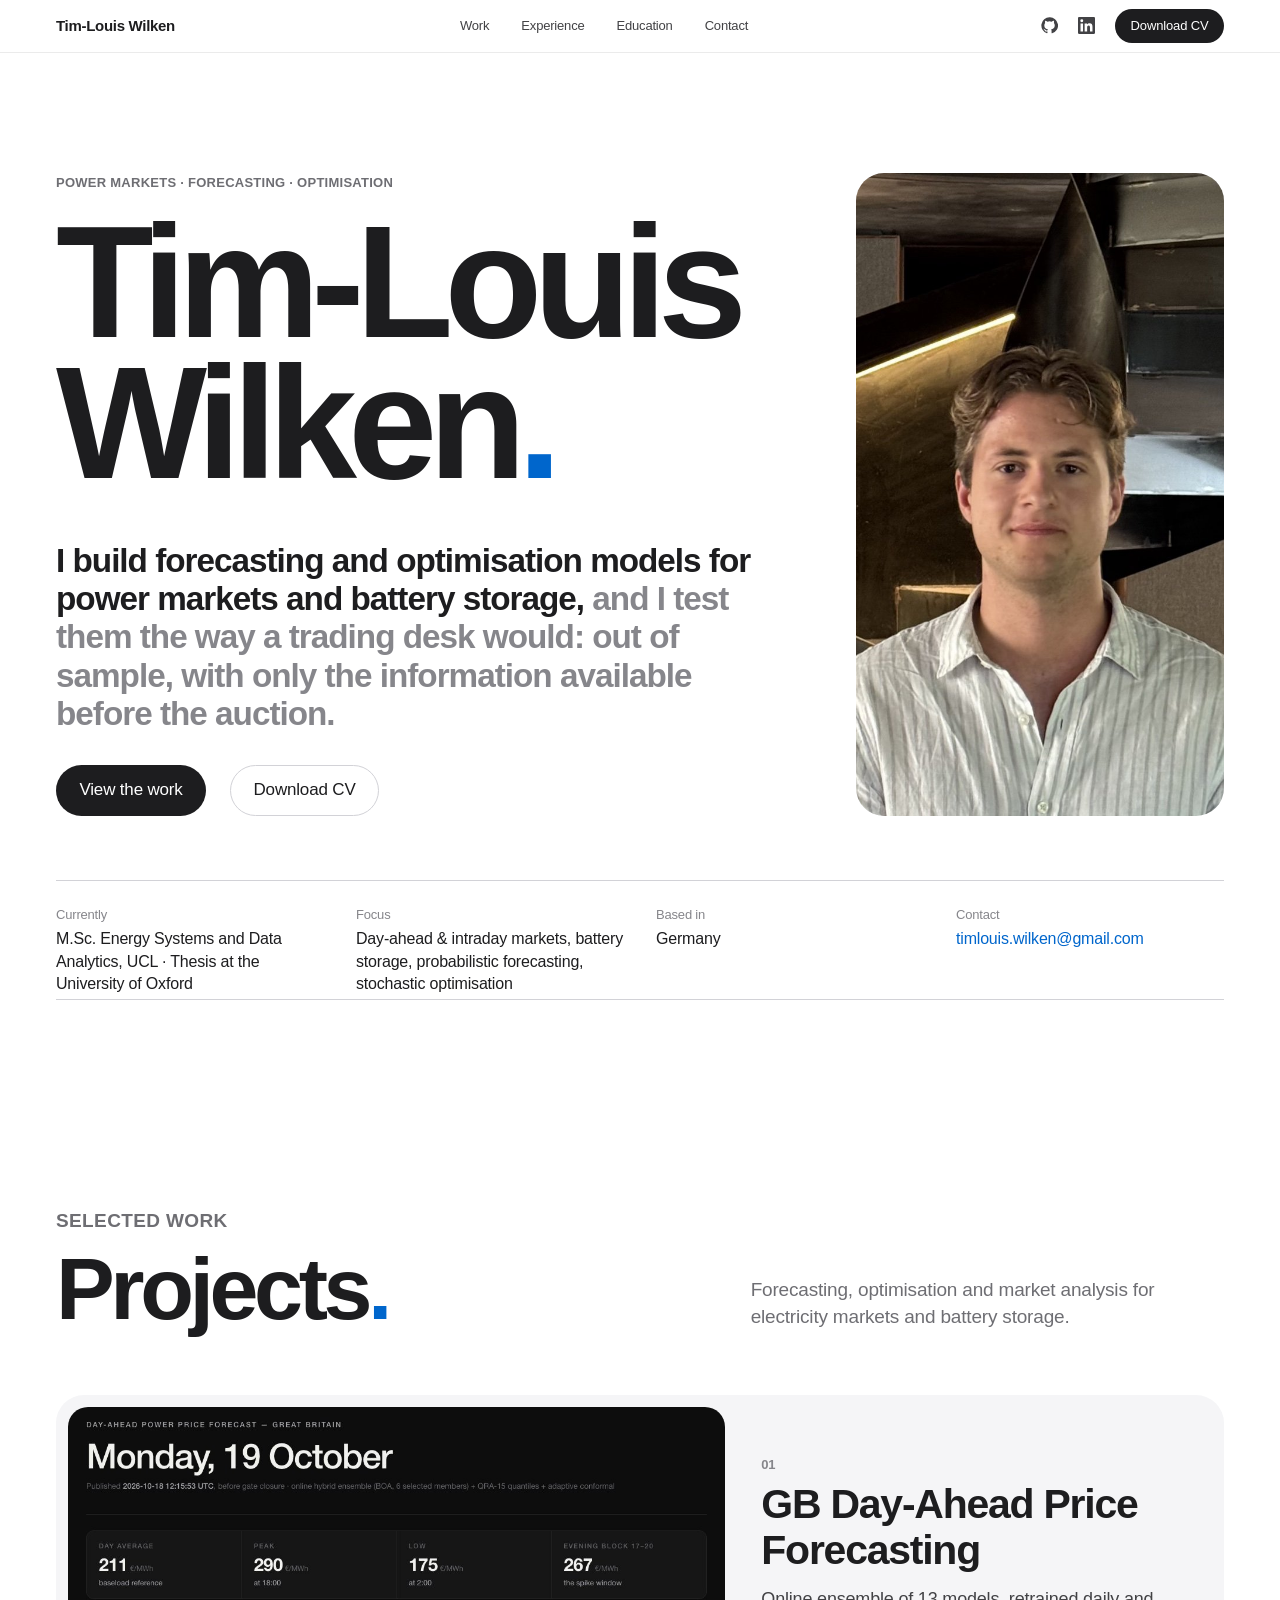
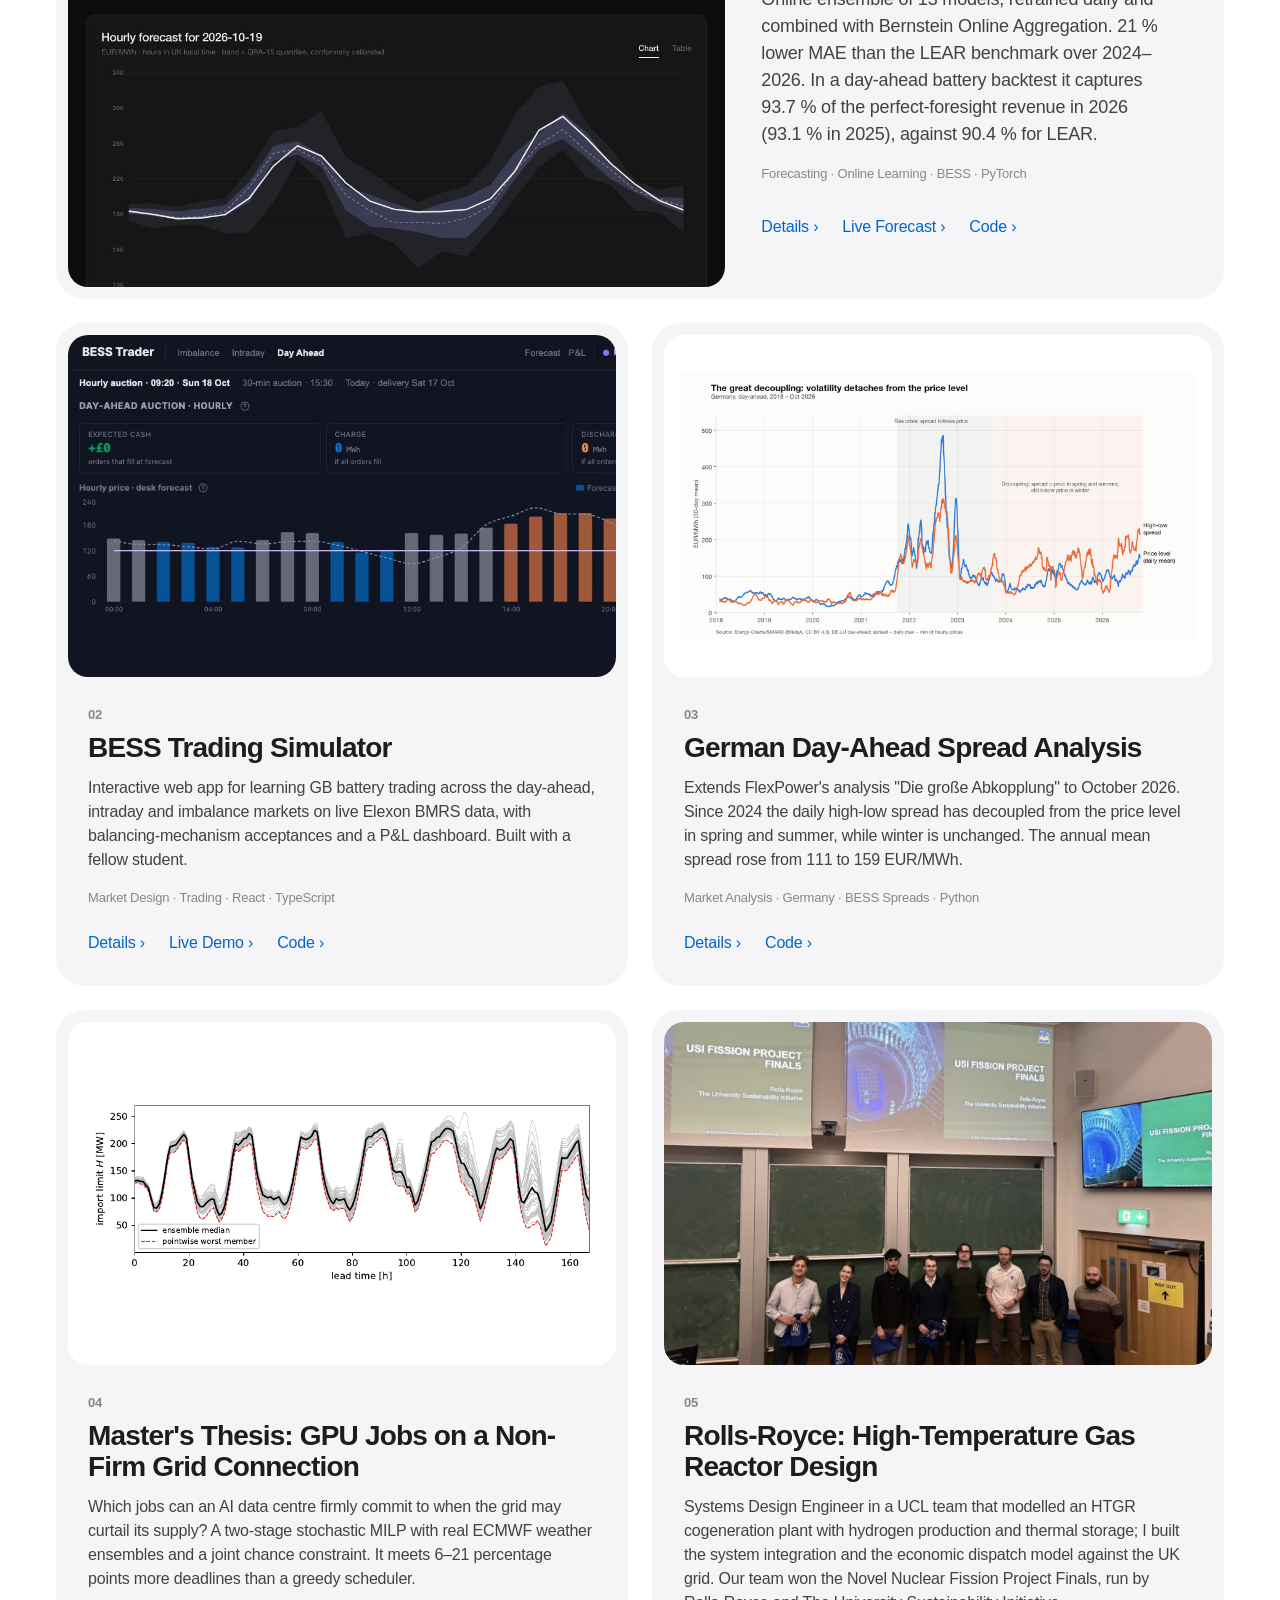
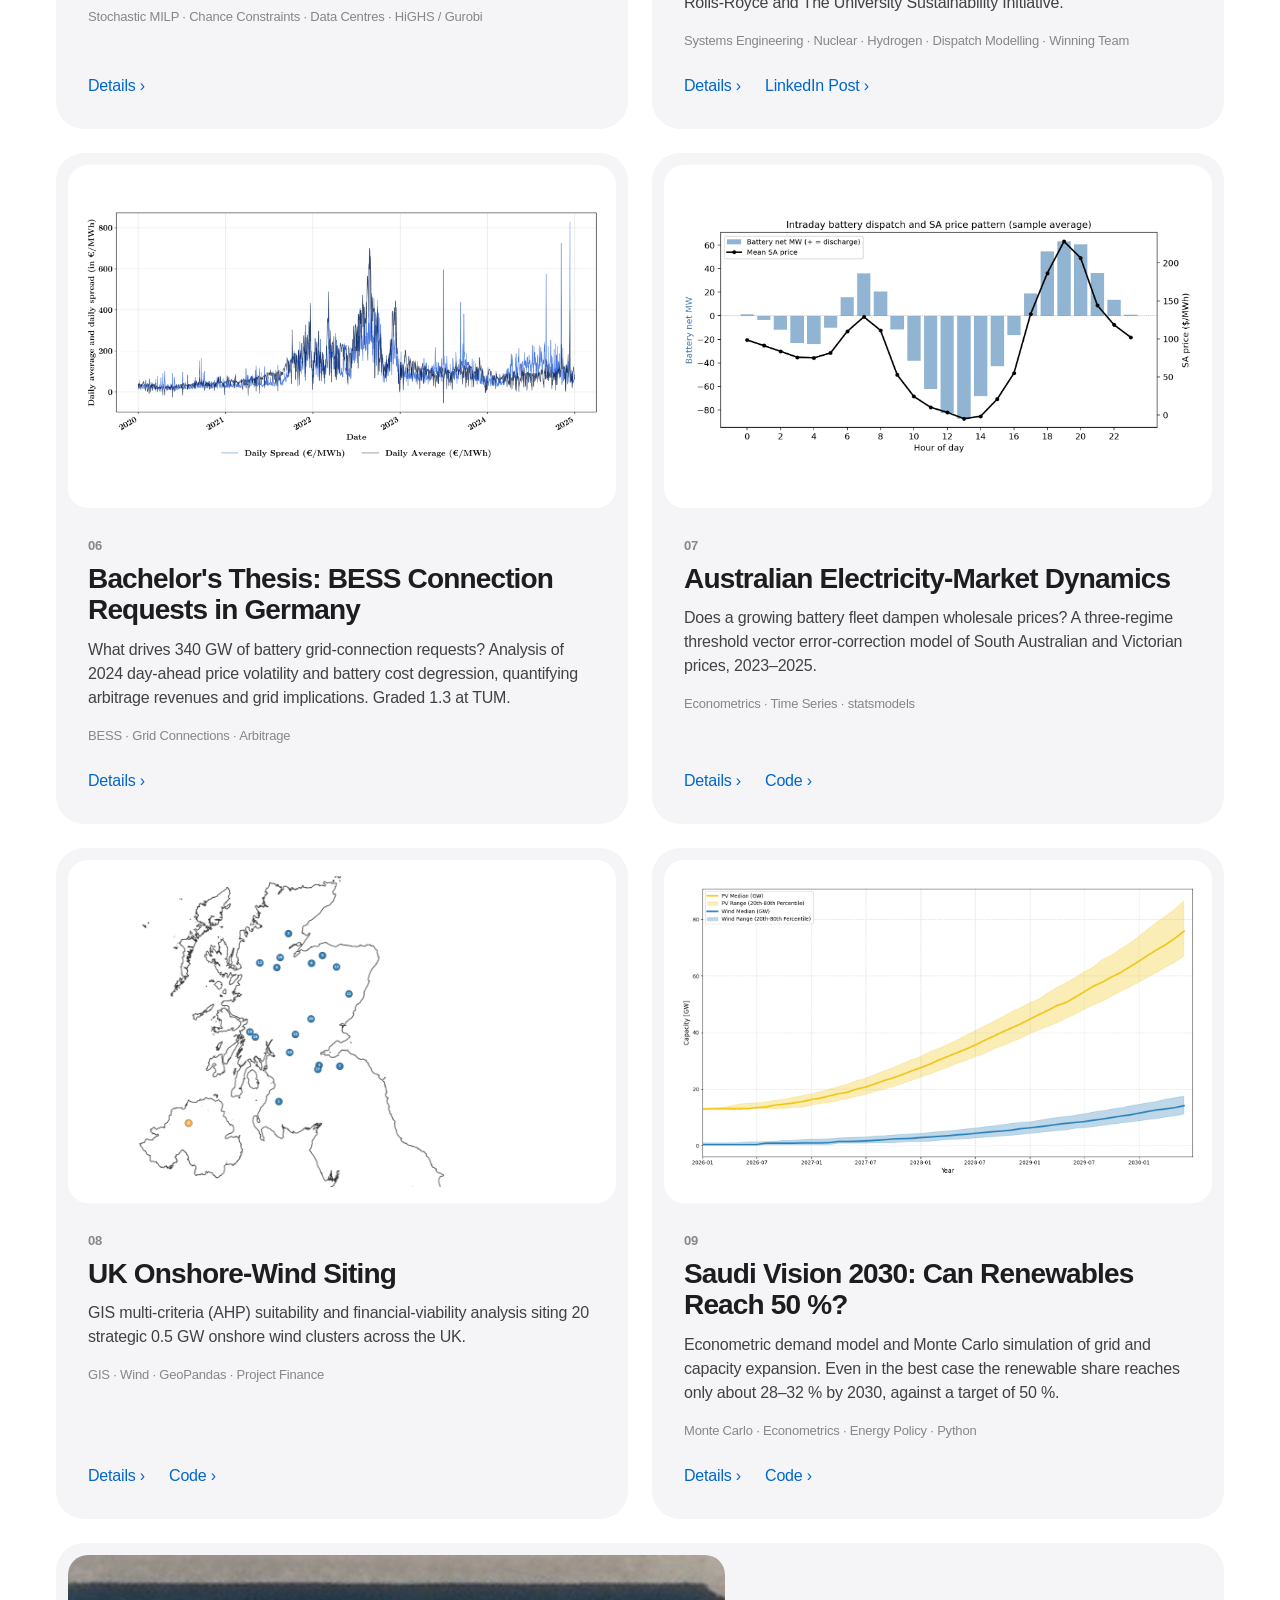
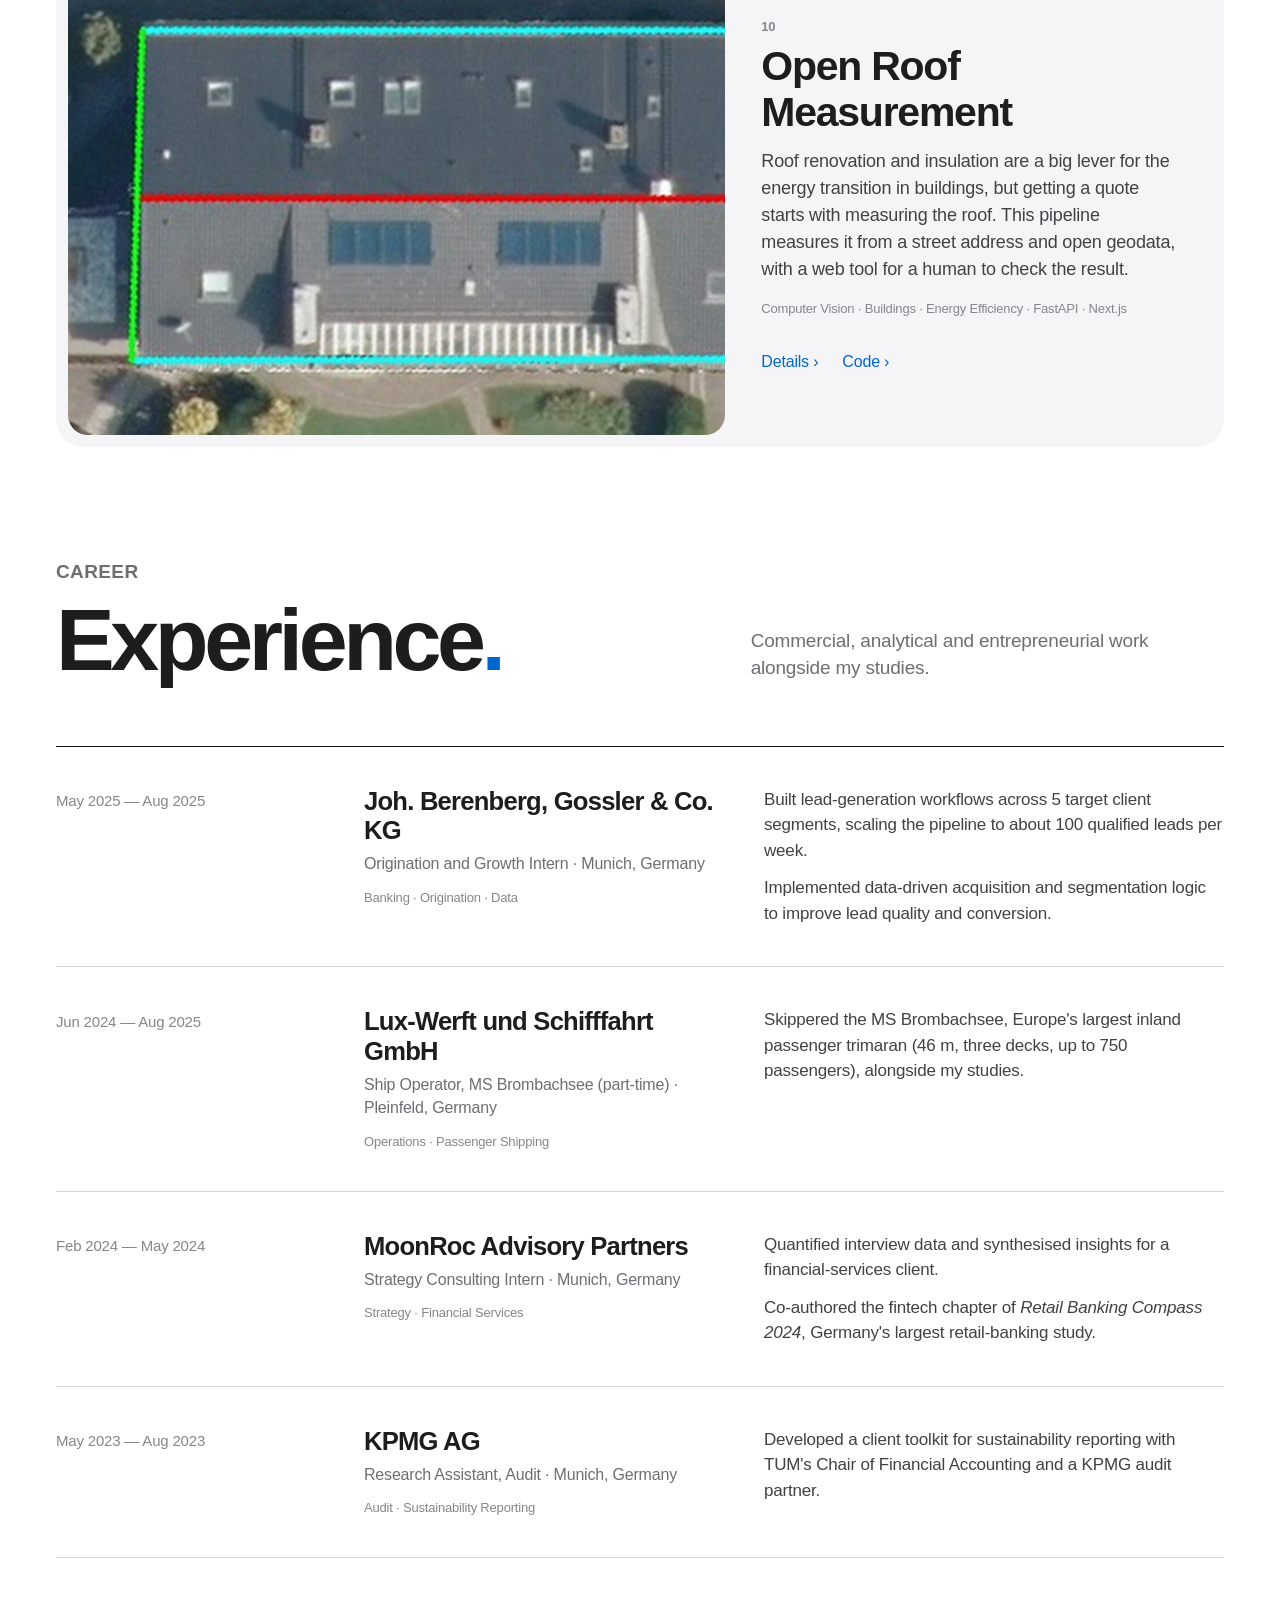
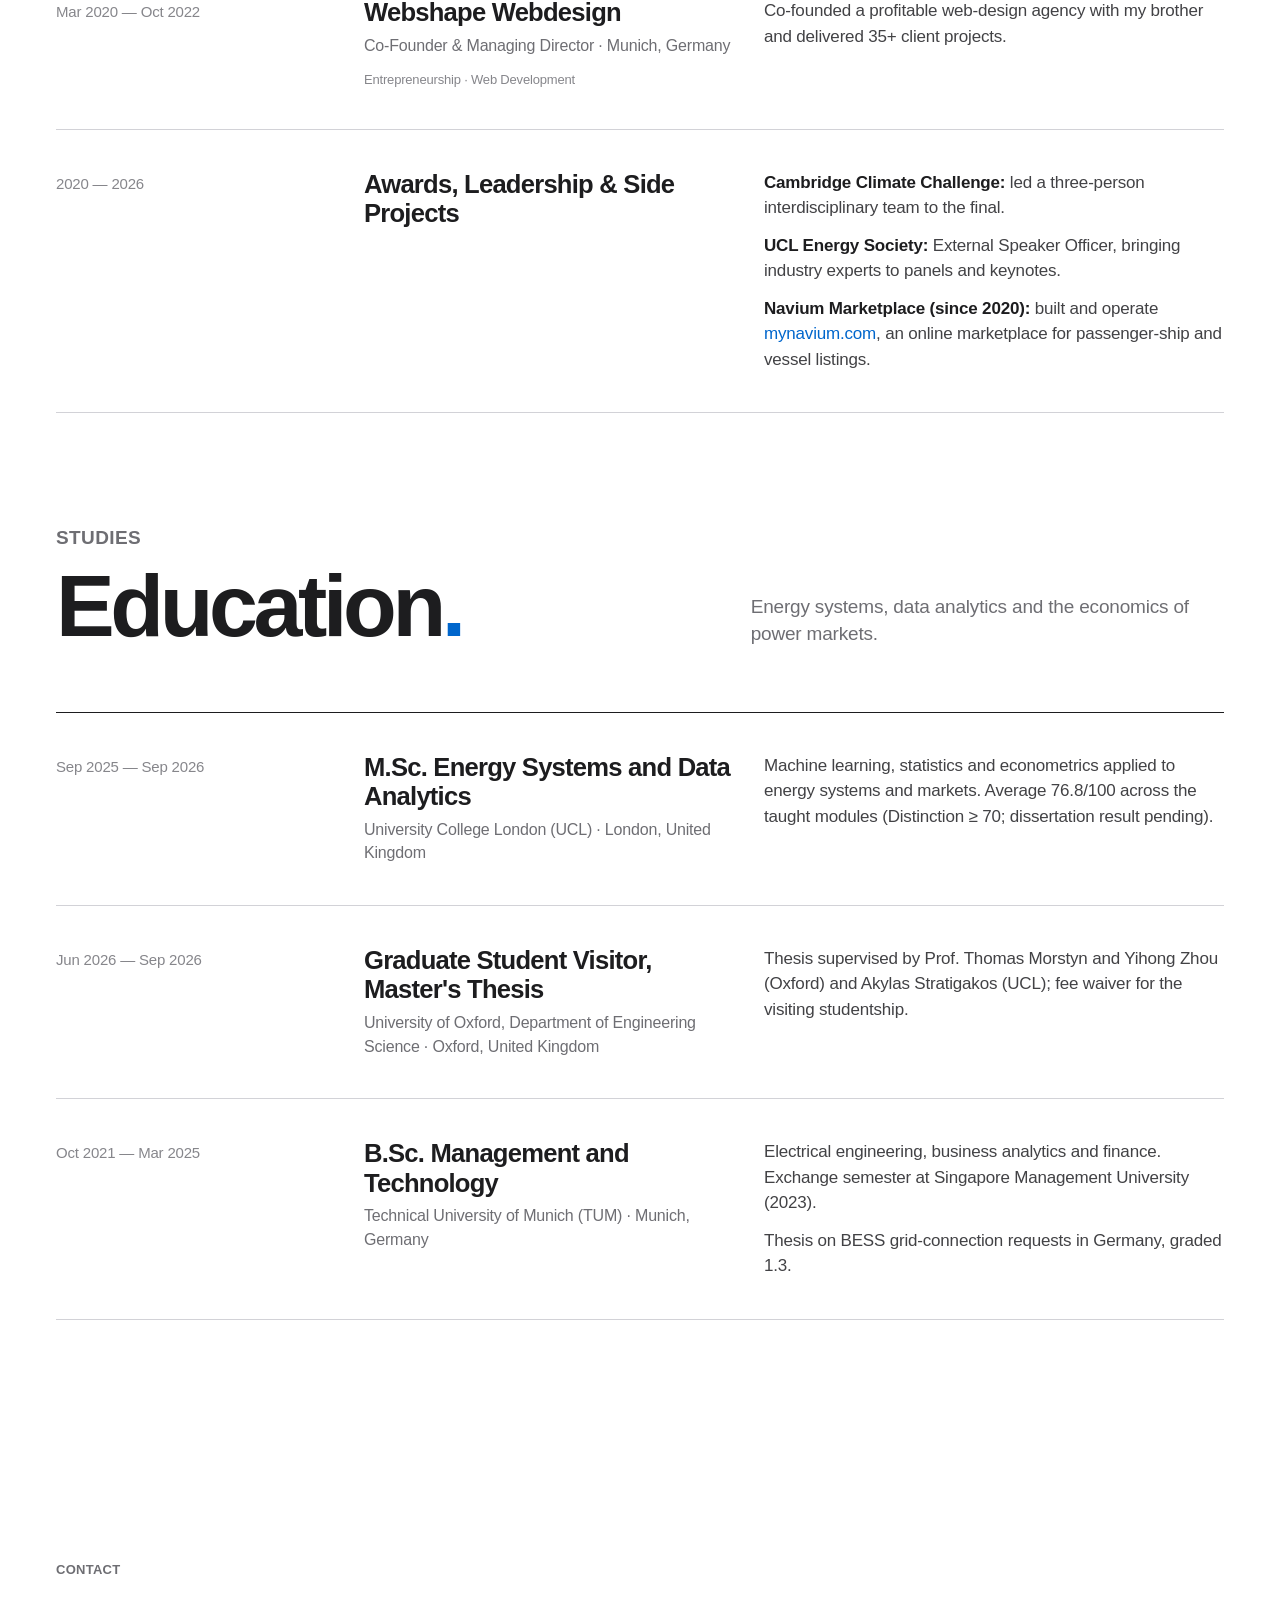
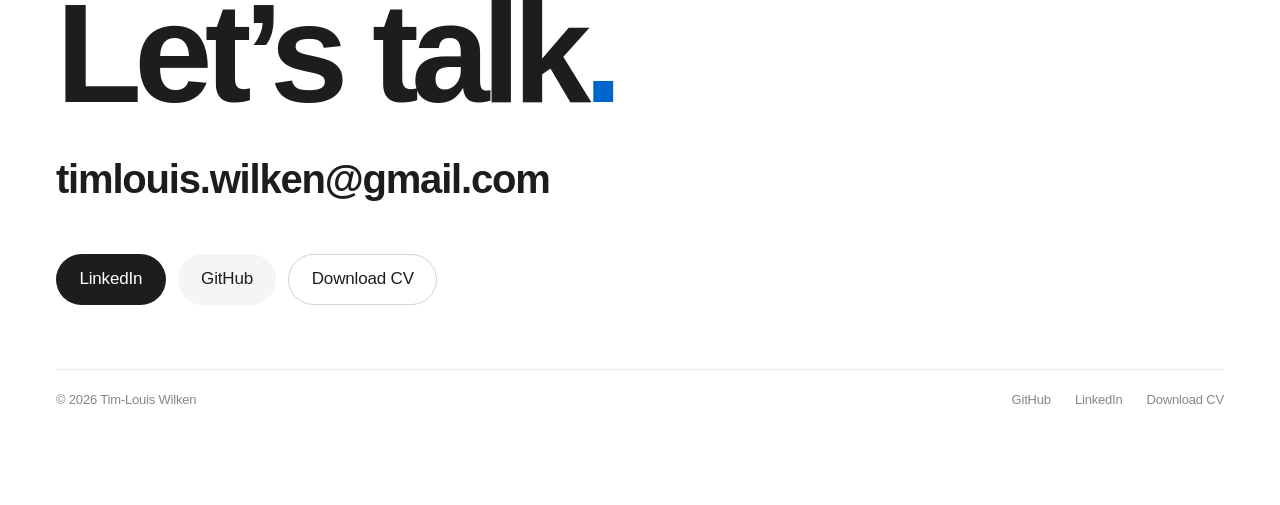
<file: index.html>
<!DOCTYPE html>
<html lang="en">
<head>
  <meta charset="UTF-8">
  <meta name="viewport" content="width=device-width, initial-scale=1">
  <title>Tim-Louis Wilken | Energy Markets &amp; Forecasting</title>
  <meta name="description" content="Portfolio of Tim-Louis Wilken: forecasting and optimisation for power markets and battery storage.">
  <meta name="theme-color" content="#ffffff">
  <link rel="canonical" href="https://timlouiswilken.github.io/">
  <meta property="og:title" content="Tim-Louis Wilken | Energy Markets &amp; Forecasting">
  <meta property="og:description" content="Forecasting and optimisation for power markets and battery storage.">
  <meta property="og:type" content="website">
  <meta property="og:url" content="https://timlouiswilken.github.io/">
  <meta property="og:image" content="https://timlouiswilken.github.io/images/projects/dayahead.png">
  <link rel="icon" href="favicon.svg" type="image/svg+xml">
  <link rel="stylesheet" href="style.css">
</head>
<body>

<nav class="nav">
  <div class="container nav-inner">
    <a href="#home" class="brand">Tim-Louis Wilken</a>
    <div class="nav-links">
      <a href="#projects">Work</a>
      <a href="#experience">Experience</a>
      <a href="#education">Education</a>
      <a href="#contact">Contact</a>
    </div>
    <div class="nav-actions">
      <a class="icon-link" href="https://github.com/TimLouisWilken" target="_blank" rel="noreferrer" aria-label="GitHub">
        <svg viewBox="0 0 24 24" fill="currentColor" aria-hidden="true"><path d="M12 .5a11.5 11.5 0 0 0-3.64 22.41c.58.11.79-.25.79-.56v-2c-3.2.7-3.88-1.37-3.88-1.37-.53-1.33-1.28-1.69-1.28-1.69-1.05-.71.08-.7.08-.7 1.16.08 1.77 1.19 1.77 1.19 1.03 1.77 2.7 1.26 3.36.96.1-.75.4-1.26.73-1.55-2.55-.29-5.24-1.28-5.24-5.68 0-1.26.45-2.28 1.19-3.09-.12-.29-.52-1.46.11-3.05 0 0 .97-.31 3.17 1.18a10.9 10.9 0 0 1 5.77 0c2.2-1.49 3.17-1.18 3.17-1.18.63 1.59.23 2.76.11 3.05.74.81 1.19 1.83 1.19 3.09 0 4.41-2.69 5.38-5.26 5.67.41.36.78 1.06.78 2.14v3.17c0 .31.21.68.8.56A11.5 11.5 0 0 0 12 .5Z"/></svg>
      </a>
      <a class="icon-link" href="https://linkedin.com/in/tim-louis-wilken" target="_blank" rel="noreferrer" aria-label="LinkedIn">
        <svg viewBox="0 0 24 24" fill="currentColor" aria-hidden="true"><path d="M20.45 20.45h-3.55v-5.57c0-1.33-.03-3.04-1.85-3.04-1.86 0-2.14 1.45-2.14 2.94v5.67H9.35V9h3.41v1.56h.05c.48-.9 1.64-1.85 3.37-1.85 3.6 0 4.27 2.37 4.27 5.45v6.29ZM5.34 7.43a2.06 2.06 0 1 1 0-4.12 2.06 2.06 0 0 1 0 4.12ZM7.12 20.45H3.56V9h3.56v11.45ZM22.22 0H1.77C.79 0 0 .77 0 1.73v20.54C0 23.23.79 24 1.77 24h20.45c.98 0 1.78-.77 1.78-1.73V1.73C24 .77 23.2 0 22.22 0Z"/></svg>
      </a>
      <a class="btn btn-primary btn-sm" href="cv.pdf" download="CV_Tim-Louis_Wilken.pdf">Download CV</a>
    </div>
  </div>
</nav>

<main class="container">

  <section id="home" class="hero">
    <div class="hero-grid">
      <div class="hero-title reveal">
        <p class="kicker">Power Markets · Forecasting · Optimisation</p>
        <h1>Tim-Louis<br>Wilken<span class="dot">.</span></h1>
      </div>
      <div class="portrait reveal">
        <img src="images/profile.jpg" alt="Portrait of Tim-Louis Wilken">
      </div>
      <div class="hero-copy reveal">
        <p class="statement">I build forecasting and optimisation models for power markets and battery storage, <span class="muted">and I test them the way a trading desk would: out of sample, with only the information available before the auction.</span></p>
        <div class="actions">
          <a class="btn btn-primary" href="#projects">View the work</a>
          <a class="btn btn-ghost" href="cv.pdf" download="CV_Tim-Louis_Wilken.pdf">Download CV</a>
        </div>
      </div>
      <dl class="facts reveal">
        <div><dt>Currently</dt><dd>M.Sc. Energy Systems and Data Analytics, UCL · Thesis at the University of Oxford</dd></div>
        <div><dt>Focus</dt><dd>Day-ahead &amp; intraday markets, battery storage, probabilistic forecasting, stochastic optimisation</dd></div>
        <div><dt>Based in</dt><dd>Germany</dd></div>
        <div><dt>Contact</dt><dd><a href="mailto:timlouis.wilken@gmail.com">timlouis.wilken@gmail.com</a></dd></div>
      </dl>
    </div>
  </section>

  <section id="live" aria-label="Live forecast">
    <div class="live reveal" id="live-card" hidden>
      <div class="live-head">
        <div>
          <p class="kicker"><span class="live-dot" aria-hidden="true"></span>Live forecast</p>
          <h2 class="live-title">GB day-ahead forecast<br>for <span id="live-date">…</span></h2>
          <p class="live-sub">Published every morning before gate closure by my online ensemble. Point forecast with the 90 % interval, EUR/MWh, UK local time.</p>
        </div>
        <a class="btn" href="https://timlouiswilken.github.io/gb-dayahead-forecast/" target="_blank" rel="noreferrer">Open live page ›</a>
      </div>
      <div class="live-grid">
        <div class="live-stats">
          <div class="stat"><span class="stat-label">Day average</span><span class="stat-value" id="live-avg">–</span></div>
          <div class="stat"><span class="stat-label">Peak</span><span class="stat-value" id="live-peak">–</span><span class="stat-note" id="live-peak-at"></span></div>
          <div class="stat"><span class="stat-label">Low</span><span class="stat-value" id="live-low">–</span><span class="stat-note" id="live-low-at"></span></div>
          <div class="stat"><span class="stat-label">Realised MAE, last 7 days</span><span class="stat-value" id="live-mae">–</span><span class="stat-note" id="live-mae-note"></span></div>
        </div>
        <div class="live-plot"><svg class="live-chart" id="live-chart" role="img" aria-label="Hourly day-ahead price forecast with 90 % interval"></svg></div>
      </div>
    </div>
  </section>

  <section id="projects" class="section">
    <header class="section-head reveal">
      <div>
        <p class="kicker">Selected work</p>
        <h2>Projects<span style="color: var(--accent);">.</span></h2>
      </div>
      <p>Forecasting, optimisation and market analysis for electricity markets and battery storage.</p>
    </header>
    <div class="grid">
<!-- PROJECTS:START -->
      <article class="project feature reveal" data-href="projects/gb-dayahead-forecast.html">
        <div class="cover "><img class="fill" style="object-position: center top;" src="images/projects/dayahead-live.jpg" alt="Live GB day-ahead forecast page with hourly prices and uncertainty band" loading="lazy"></div>
        <div class="project-body">
          <span class="num">01</span>
          <h3><a href="projects/gb-dayahead-forecast.html">GB Day-Ahead Price Forecasting</a></h3>
          <p class="desc">Online ensemble of 13 models, retrained daily and combined with Bernstein Online Aggregation. 21&nbsp;% lower MAE than the LEAR benchmark over 2024–2026. In a day-ahead battery backtest it captures 93.7&nbsp;% of the perfect-foresight revenue in 2026 (93.1&nbsp;% in 2025), against 90.4&nbsp;% for LEAR.</p>
          <p class="dotlist">Forecasting · Online Learning · BESS · PyTorch</p>
          <div class="links"><a href="projects/gb-dayahead-forecast.html">Details</a><a href="https://timlouiswilken.github.io/gb-dayahead-forecast/" target="_blank" rel="noreferrer">Live Forecast</a><a href="https://github.com/TimLouisWilken/gb-dayahead-research" target="_blank" rel="noreferrer">Code</a></div>
        </div>
      </article>
      <article class="project reveal" data-href="projects/bess-trading-simulator.html">
        <div class="cover "><img class="fill" style="object-position: left top;" src="images/projects/bess-simulator-desk.jpg" alt="Day-ahead auction screen of the BESS Trading Simulator with hourly price forecast" loading="lazy"></div>
        <div class="project-body">
          <span class="num">02</span>
          <h3><a href="projects/bess-trading-simulator.html">BESS Trading Simulator</a></h3>
          <p class="desc">Interactive web app for learning GB battery trading across the day-ahead, intraday and imbalance markets on live Elexon BMRS data, with balancing-mechanism acceptances and a P&amp;L dashboard. Built with a fellow student.</p>
          <p class="dotlist">Market Design · Trading · React · TypeScript</p>
          <div class="links"><a href="projects/bess-trading-simulator.html">Details</a><a href="https://bess-trading-simulator.com" target="_blank" rel="noreferrer">Live Demo</a><a href="https://github.com/bess-trading-simulator/bess-trading-simulator" target="_blank" rel="noreferrer">Code</a></div>
        </div>
      </article>
      <article class="project reveal" data-href="projects/german-spread-analysis.html">
        <div class="cover "><img src="images/projects/spread.png" alt="German day-ahead high-low spread versus price level, 2018 to 2026" loading="lazy"></div>
        <div class="project-body">
          <span class="num">03</span>
          <h3><a href="projects/german-spread-analysis.html">German Day-Ahead Spread Analysis</a></h3>
          <p class="desc">Extends FlexPower&#x27;s analysis &quot;Die große Abkopplung&quot; to October 2026. Since 2024 the daily high-low spread has decoupled from the price level in spring and summer, while winter is unchanged. The annual mean spread rose from 111 to 159 EUR/MWh.</p>
          <p class="dotlist">Market Analysis · Germany · BESS Spreads · Python</p>
          <div class="links"><a href="projects/german-spread-analysis.html">Details</a><a href="https://github.com/TimLouisWilken/de-price-decoupling" target="_blank" rel="noreferrer">Code</a></div>
        </div>
      </article>
      <article class="project reveal" data-href="projects/masters-thesis.html">
        <div class="cover "><img src="images/projects/thesis.png" alt="ECMWF ensemble of the curtailable grid import limit over one week" loading="lazy"></div>
        <div class="project-body">
          <span class="num">04</span>
          <h3><a href="projects/masters-thesis.html">Master&#x27;s Thesis: GPU Jobs on a Non-Firm Grid Connection</a></h3>
          <p class="desc">Which jobs can an AI data centre firmly commit to when the grid may curtail its supply? A two-stage stochastic MILP with real ECMWF weather ensembles and a joint chance constraint. It meets 6–21 percentage points more deadlines than a greedy scheduler.</p>
          <p class="dotlist">Stochastic MILP · Chance Constraints · Data Centres · HiGHS / Gurobi</p>
          <div class="links"><a href="projects/masters-thesis.html">Details</a></div>
        </div>
      </article>
      <article class="project reveal" data-href="projects/rolls-royce-fission-project.html">
        <div class="cover "><img class="fill" style="object-position: center 75%;" src="images/projects/rolls-royce.jpg" alt="Winning team at the USI Novel Nuclear Fission Project Finals with Rolls-Royce" loading="lazy"></div>
        <div class="project-body">
          <span class="num">05</span>
          <h3><a href="projects/rolls-royce-fission-project.html">Rolls-Royce: High-Temperature Gas Reactor Design</a></h3>
          <p class="desc">Systems Design Engineer in a UCL team that modelled an HTGR cogeneration plant with hydrogen production and thermal storage; I built the system integration and the economic dispatch model against the UK grid. Our team won the Novel Nuclear Fission Project Finals, run by Rolls-Royce and The University Sustainability Initiative.</p>
          <p class="dotlist">Systems Engineering · Nuclear · Hydrogen · Dispatch Modelling · Winning Team</p>
          <div class="links"><a href="projects/rolls-royce-fission-project.html">Details</a><a href="https://www.linkedin.com/posts/the-usi-recently-hosted-its-novel-nuclear-ugcPost-7441210424911499264-hZZq/" target="_blank" rel="noreferrer">LinkedIn Post</a></div>
        </div>
      </article>
      <article class="project reveal" data-href="projects/bachelors-thesis.html">
        <div class="cover "><img src="images/projects/bachelor-spread.png" alt="Daily average price and daily spread in the German day-ahead market, 2020 to 2025" loading="lazy"></div>
        <div class="project-body">
          <span class="num">06</span>
          <h3><a href="projects/bachelors-thesis.html">Bachelor&#x27;s Thesis: BESS Connection Requests in Germany</a></h3>
          <p class="desc">What drives 340 GW of battery grid-connection requests? Analysis of 2024 day-ahead price volatility and battery cost degression, quantifying arbitrage revenues and grid implications. Graded 1.3 at TUM.</p>
          <p class="dotlist">BESS · Grid Connections · Arbitrage</p>
          <div class="links"><a href="projects/bachelors-thesis.html">Details</a></div>
        </div>
      </article>
      <article class="project reveal" data-href="projects/australian-electricity-market.html">
        <div class="cover "><img src="images/projects/australia-intraday.png" alt="Average intraday battery dispatch and South Australian price" loading="lazy"></div>
        <div class="project-body">
          <span class="num">07</span>
          <h3><a href="projects/australian-electricity-market.html">Australian Electricity-Market Dynamics</a></h3>
          <p class="desc">Does a growing battery fleet dampen wholesale prices? A three-regime threshold vector error-correction model of South Australian and Victorian prices, 2023–2025.</p>
          <p class="dotlist">Econometrics · Time Series · statsmodels</p>
          <div class="links"><a href="projects/australian-electricity-market.html">Details</a><a href="https://github.com/TimLouisWilken/analysis-of-the-australian-electricity-market" target="_blank" rel="noreferrer">Code</a></div>
        </div>
      </article>
      <article class="project reveal" data-href="projects/uk-onshore-wind-siting.html">
        <div class="cover "><img src="images/projects/wind-scotland.png" alt="Recommended onshore wind sites in Scotland and Northern Ireland" loading="lazy"></div>
        <div class="project-body">
          <span class="num">08</span>
          <h3><a href="projects/uk-onshore-wind-siting.html">UK Onshore-Wind Siting</a></h3>
          <p class="desc">GIS multi-criteria (AHP) suitability and financial-viability analysis siting 20 strategic 0.5 GW onshore wind clusters across the UK.</p>
          <p class="dotlist">GIS · Wind · GeoPandas · Project Finance</p>
          <div class="links"><a href="projects/uk-onshore-wind-siting.html">Details</a><a href="https://github.com/TimLouisWilken/Spatial-Assessment-of-Onshore-Wind-Capacity-in-UK" target="_blank" rel="noreferrer">Code</a></div>
        </div>
      </article>
      <article class="project reveal" data-href="projects/saudi-vision-2030.html">
        <div class="cover "><img src="images/projects/saudi-3.png" alt="Monte Carlo paths of PV and wind capacity in Saudi Arabia to 2030" loading="lazy"></div>
        <div class="project-body">
          <span class="num">09</span>
          <h3><a href="projects/saudi-vision-2030.html">Saudi Vision 2030: Can Renewables Reach 50&nbsp;%?</a></h3>
          <p class="desc">Econometric demand model and Monte Carlo simulation of grid and capacity expansion. Even in the best case the renewable share reaches only about 28–32&nbsp;% by 2030, against a target of 50&nbsp;%.</p>
          <p class="dotlist">Monte Carlo · Econometrics · Energy Policy · Python</p>
          <div class="links"><a href="projects/saudi-vision-2030.html">Details</a><a href="https://github.com/TimLouisWilken/Evaluation-of-Saudi-Vision-2030" target="_blank" rel="noreferrer">Code</a></div>
        </div>
      </article>
      <article class="project feature reveal" data-href="projects/open-roof-measurement.html">
        <div class="cover "><img class="fill" style="object-position: center center;" src="images/projects/openroof-s1.jpg" alt="Detected roof outline, ridge and PV panels on an aerial image" loading="lazy"></div>
        <div class="project-body">
          <span class="num">10</span>
          <h3><a href="projects/open-roof-measurement.html">Open Roof Measurement</a></h3>
          <p class="desc">Roof renovation and insulation are a big lever for the energy transition in buildings, but getting a quote starts with measuring the roof. This pipeline measures it from a street address and open geodata, with a web tool for a human to check the result.</p>
          <p class="dotlist">Computer Vision · Buildings · Energy Efficiency · FastAPI · Next.js</p>
          <div class="links"><a href="projects/open-roof-measurement.html">Details</a><a href="https://github.com/TimLouisWilken/open-roof-measure" target="_blank" rel="noreferrer">Code</a></div>
        </div>
      </article>
<!-- PROJECTS:END -->
    </div>
  </section>

  <section id="experience" class="section" style="padding-top: 0;">
    <header class="section-head reveal">
      <div>
        <p class="kicker">Career</p>
        <h2>Experience<span style="color: var(--accent);">.</span></h2>
      </div>
      <p>Commercial, analytical and entrepreneurial work alongside my studies.</p>
    </header>
    <div class="rows">

      <article class="row reveal">
        <p class="date">May 2025 — Aug 2025</p>
        <div>
          <h3>Joh. Berenberg, Gossler &amp; Co. KG</h3>
          <p class="where">Origination and Growth Intern · Munich, Germany</p>
          <p class="dotlist">Banking · Origination · Data</p>
        </div>
        <ul>
          <li>Built lead-generation workflows across 5 target client segments, scaling the pipeline to about 100 qualified leads per week.</li>
          <li>Implemented data-driven acquisition and segmentation logic to improve lead quality and conversion.</li>
        </ul>
      </article>

      <article class="row reveal">
        <p class="date">Jun 2024 — Aug 2025</p>
        <div>
          <h3>Lux-Werft und Schifffahrt GmbH</h3>
          <p class="where">Ship Operator, MS Brombachsee (part-time) · Pleinfeld, Germany</p>
          <p class="dotlist">Operations · Passenger Shipping</p>
        </div>
        <ul>
          <li>Skippered the MS Brombachsee, Europe's largest inland passenger trimaran (46 m, three decks, up to 750 passengers), alongside my studies.</li>
        </ul>
      </article>

      <article class="row reveal">
        <p class="date">Feb 2024 — May 2024</p>
        <div>
          <h3>MoonRoc Advisory Partners</h3>
          <p class="where">Strategy Consulting Intern · Munich, Germany</p>
          <p class="dotlist">Strategy · Financial Services</p>
        </div>
        <ul>
          <li>Quantified interview data and synthesised insights for a financial-services client.</li>
          <li>Co-authored the fintech chapter of <em>Retail Banking Compass 2024</em>, Germany's largest retail-banking study.</li>
        </ul>
      </article>

      <article class="row reveal">
        <p class="date">May 2023 — Aug 2023</p>
        <div>
          <h3>KPMG AG</h3>
          <p class="where">Research Assistant, Audit · Munich, Germany</p>
          <p class="dotlist">Audit · Sustainability Reporting</p>
        </div>
        <ul>
          <li>Developed a client toolkit for sustainability reporting with TUM's Chair of Financial Accounting and a KPMG audit partner.</li>
        </ul>
      </article>

      <article class="row reveal">
        <p class="date">Mar 2020 — Oct 2022</p>
        <div>
          <h3>Webshape Webdesign</h3>
          <p class="where">Co-Founder &amp; Managing Director · Munich, Germany</p>
          <p class="dotlist">Entrepreneurship · Web Development</p>
        </div>
        <ul>
          <li>Co-founded a profitable web-design agency with my brother and delivered 35+ client projects.</li>
        </ul>
      </article>

      <article class="row reveal">
        <p class="date">2020 — 2026</p>
        <div>
          <h3>Awards, Leadership &amp; Side Projects</h3>
        </div>
        <ul>
          <li><strong>Cambridge Climate Challenge:</strong> led a three-person interdisciplinary team to the final.</li>
          <li><strong>UCL Energy Society:</strong> External Speaker Officer, bringing industry experts to panels and keynotes.</li>
          <li><strong>Navium Marketplace (since 2020):</strong> built and operate <a href="https://mynavium.com" target="_blank" rel="noreferrer">mynavium.com</a>, an online marketplace for passenger-ship and vessel listings.</li>
        </ul>
      </article>

    </div>
  </section>

  <section id="education" class="section" style="padding-top: 0;">
    <header class="section-head reveal">
      <div>
        <p class="kicker">Studies</p>
        <h2>Education<span style="color: var(--accent);">.</span></h2>
      </div>
      <p>Energy systems, data analytics and the economics of power markets.</p>
    </header>
    <div class="rows">

      <article class="row reveal">
        <p class="date">Sep 2025 — Sep 2026</p>
        <div>
          <h3>M.Sc. Energy Systems and Data Analytics</h3>
          <p class="where">University College London (UCL) · London, United Kingdom</p>
        </div>
        <ul>
          <li>Machine learning, statistics and econometrics applied to energy systems and markets. Average 76.8/100 across the taught modules (Distinction ≥ 70; dissertation result pending).</li>
        </ul>
      </article>

      <article class="row reveal">
        <p class="date">Jun 2026 — Sep 2026</p>
        <div>
          <h3>Graduate Student Visitor, Master's Thesis</h3>
          <p class="where">University of Oxford, Department of Engineering Science · Oxford, United Kingdom</p>
        </div>
        <ul>
          <li>Thesis supervised by Prof. Thomas Morstyn and Yihong Zhou (Oxford) and Akylas Stratigakos (UCL); fee waiver for the visiting studentship.</li>
        </ul>
      </article>

      <article class="row reveal">
        <p class="date">Oct 2021 — Mar 2025</p>
        <div>
          <h3>B.Sc. Management and Technology</h3>
          <p class="where">Technical University of Munich (TUM) · Munich, Germany</p>
        </div>
        <ul>
          <li>Electrical engineering, business analytics and finance. Exchange semester at Singapore Management University (2023).</li>
          <li>Thesis on BESS grid-connection requests in Germany, graded 1.3.</li>
        </ul>
      </article>

    </div>
  </section>

</main>

<footer id="contact" class="container contact">
  <p class="kicker">Contact</p>
  <h2 class="reveal">Let’s talk<span style="color: var(--accent);">.</span></h2>
  <a class="mail" href="mailto:timlouis.wilken@gmail.com">timlouis.wilken@gmail.com</a>
  <div class="actions">
    <a class="btn btn-primary" href="https://linkedin.com/in/tim-louis-wilken" target="_blank" rel="noreferrer">LinkedIn</a>
    <a class="btn" href="https://github.com/TimLouisWilken" target="_blank" rel="noreferrer">GitHub</a>
    <a class="btn btn-ghost" href="cv.pdf" download="CV_Tim-Louis_Wilken.pdf">Download CV</a>
  </div>
  <div class="footer-inner">
    <p>© 2026 Tim-Louis Wilken</p>
    <div class="footer-links">
      <a href="https://github.com/TimLouisWilken" target="_blank" rel="noreferrer">GitHub</a>
      <a href="https://linkedin.com/in/tim-louis-wilken" target="_blank" rel="noreferrer">LinkedIn</a>
      <a href="cv.pdf" download="CV_Tim-Louis_Wilken.pdf">Download CV</a>
    </div>
  </div>
</footer>

<script>
  const io = new IntersectionObserver((entries) => {
    entries.forEach((e) => { if (e.isIntersecting) { e.target.classList.add('visible'); io.unobserve(e.target); } });
  }, { threshold: 0.08 });
  document.querySelectorAll('.reveal').forEach((el) => io.observe(el));
  (async () => {
    const base = 'https://timlouiswilken.github.io/gb-dayahead-forecast/data/';
    try {
      const d = await (await fetch(base + 'latest.json', { cache: 'no-store' })).json();
      const f = d.forecast, q05 = d.quantiles.q05, q95 = d.quantiles.q95, n = f.length;
      const fmt = (v) => Math.round(v);
      const avg = f.reduce((a, b) => a + b, 0) / n;
      const iMax = f.indexOf(Math.max(...f)), iMin = f.indexOf(Math.min(...f));
      const dt = new Date(d.target_date + 'T12:00:00');
      document.getElementById('live-date').textContent = dt.toLocaleDateString('en-GB', { weekday: 'long', day: 'numeric', month: 'long' });
      document.getElementById('live-avg').textContent = fmt(avg);
      document.getElementById('live-peak').textContent = fmt(f[iMax]);
      document.getElementById('live-peak-at').textContent = 'at ' + String(d.hours[iMax]).padStart(2, '0') + ':00';
      document.getElementById('live-low').textContent = fmt(f[iMin]);
      document.getElementById('live-low-at').textContent = 'at ' + String(d.hours[iMin]).padStart(2, '0') + ':00';
      // chart: drawn at the real pixel width of the card, so text and dots are never stretched
      const svg = document.getElementById('live-chart');
      const draw = () => {
        const W = Math.max(200, Math.round(svg.parentNode.clientWidth)), mob = W < 520, H = mob ? 190 : 230;
        const pl = 4, pr = mob ? 34 : 40, pt = 26, pb = 28;
        const lo = Math.min(...q05, ...f), hi = Math.max(...q95, ...f);
        const raw = (hi - lo) / 3, p10 = Math.pow(10, Math.floor(Math.log10(raw || 1)));
        const step = [1, 2, 2.5, 5, 10].map((k) => k * p10).find((v) => v >= raw);
        const y0 = Math.floor(lo / step) * step, y1 = Math.ceil(hi / step) * step;
        const x = (i) => pl + i * (W - pl - pr) / (n - 1);
        const y = (v) => pt + (y1 - v) * (H - pt - pb) / ((y1 - y0) || 1);
        const path = (arr) => arr.map((v, i) => (i ? 'L' : 'M') + x(i).toFixed(1) + ' ' + y(v).toFixed(1)).join(' ');
        const band = path(q95) + ' ' + q05.map((v, i) => 'L' + x(n - 1 - i).toFixed(1) + ' ' + y(q05[n - 1 - i]).toFixed(1)).join(' ') + ' Z';
        const font = '"Helvetica Neue", Helvetica, Arial, sans-serif', fs = mob ? 11 : 12;
        let grid = '';
        for (let v = y0; v <= y1 + 1e-9; v += step) {
          const yy = Math.round(y(v)) + 0.5;
          grid += `<line x1="${pl}" x2="${W - pr + 4}" y1="${yy}" y2="${yy}" stroke="#2c2c2e" stroke-width="1"/>` +
            `<text x="${W - pr + 8}" y="${yy + 4}" font-size="${fs}" fill="#86868b" font-family='${font}'>${Math.round(v)}</text>`;
        }
        const ticks = [0, 6, 12, 18].map((hr) => `<text x="${x(hr).toFixed(1)}" y="${H - 6}" font-size="${fs}" fill="#86868b" text-anchor="${hr === 0 ? 'start' : 'middle'}" font-family='${font}'>${String(d.hours[hr]).padStart(2, '0')}:00</text>`).join('');
        const label = (i, above) => {
          const cx = x(i), cy = y(f[i]), anchor = cx < 24 ? 'start' : cx > W - pr - 24 ? 'end' : 'middle';
          let ty = above ? cy - 11 : cy + 20;
          if (ty > H - pb - 2) ty = cy - 11;
          if (ty < 12) ty = cy + 20;
          return `<text x="${cx.toFixed(1)}" y="${ty.toFixed(1)}" font-size="13" font-weight="600" fill="#ffffff" text-anchor="${anchor}" font-family='${font}'>${fmt(f[i])}</text>`;
        };
        svg.setAttribute('width', W); svg.setAttribute('height', H); svg.setAttribute('viewBox', `0 0 ${W} ${H}`);
        svg.innerHTML =
          `<defs><linearGradient id="lg" x1="0" x2="1"><stop offset="0" stop-color="#64d2ff"/><stop offset="1" stop-color="#30d158"/></linearGradient></defs>` + grid +
          `<path d="${band}" fill="#ffffff" opacity="0.1"/><path d="${path(f)}" fill="none" stroke="url(#lg)" stroke-width="2.6" stroke-linejoin="round" stroke-linecap="round"/>` +
          `<circle cx="${x(iMax).toFixed(1)}" cy="${y(f[iMax]).toFixed(1)}" r="4" fill="#ffffff"/><circle cx="${x(iMin).toFixed(1)}" cy="${y(f[iMin]).toFixed(1)}" r="4" fill="#ffffff"/>` +
          ticks + label(iMax, true) + label(iMin, false);
      };
      document.getElementById('live-card').hidden = false;
      draw();
      let lastW = 0;
      new ResizeObserver(() => { const w = Math.round(svg.parentNode.clientWidth); if (w && w !== lastW) { lastW = w; requestAnimationFrame(draw); } }).observe(svg.parentNode);
      // realised accuracy
      try {
        const h = (await (await fetch(base + 'history.json', { cache: 'no-store' })).json()).filter((r) => r.mae != null).slice(-7);
        if (h.length) {
          const m = (k) => h.reduce((a, r) => a + r[k], 0) / h.length;
          document.getElementById('live-mae').textContent = m('mae').toFixed(1);
          document.getElementById('live-mae-note').textContent = 'vs ' + m('mae_naive').toFixed(1) + ' naive · ' + h.length + ' days';
        }
      } catch (e) { /* history optional */ }
    } catch (e) { /* keep the card hidden if the feed is unavailable */ }
  })();
  document.querySelectorAll('.project[data-href]').forEach((card) => {
    card.addEventListener('click', (ev) => { if (!ev.target.closest('a')) window.location = card.dataset.href; });
  });
</script>
</body>
</html>
</file>
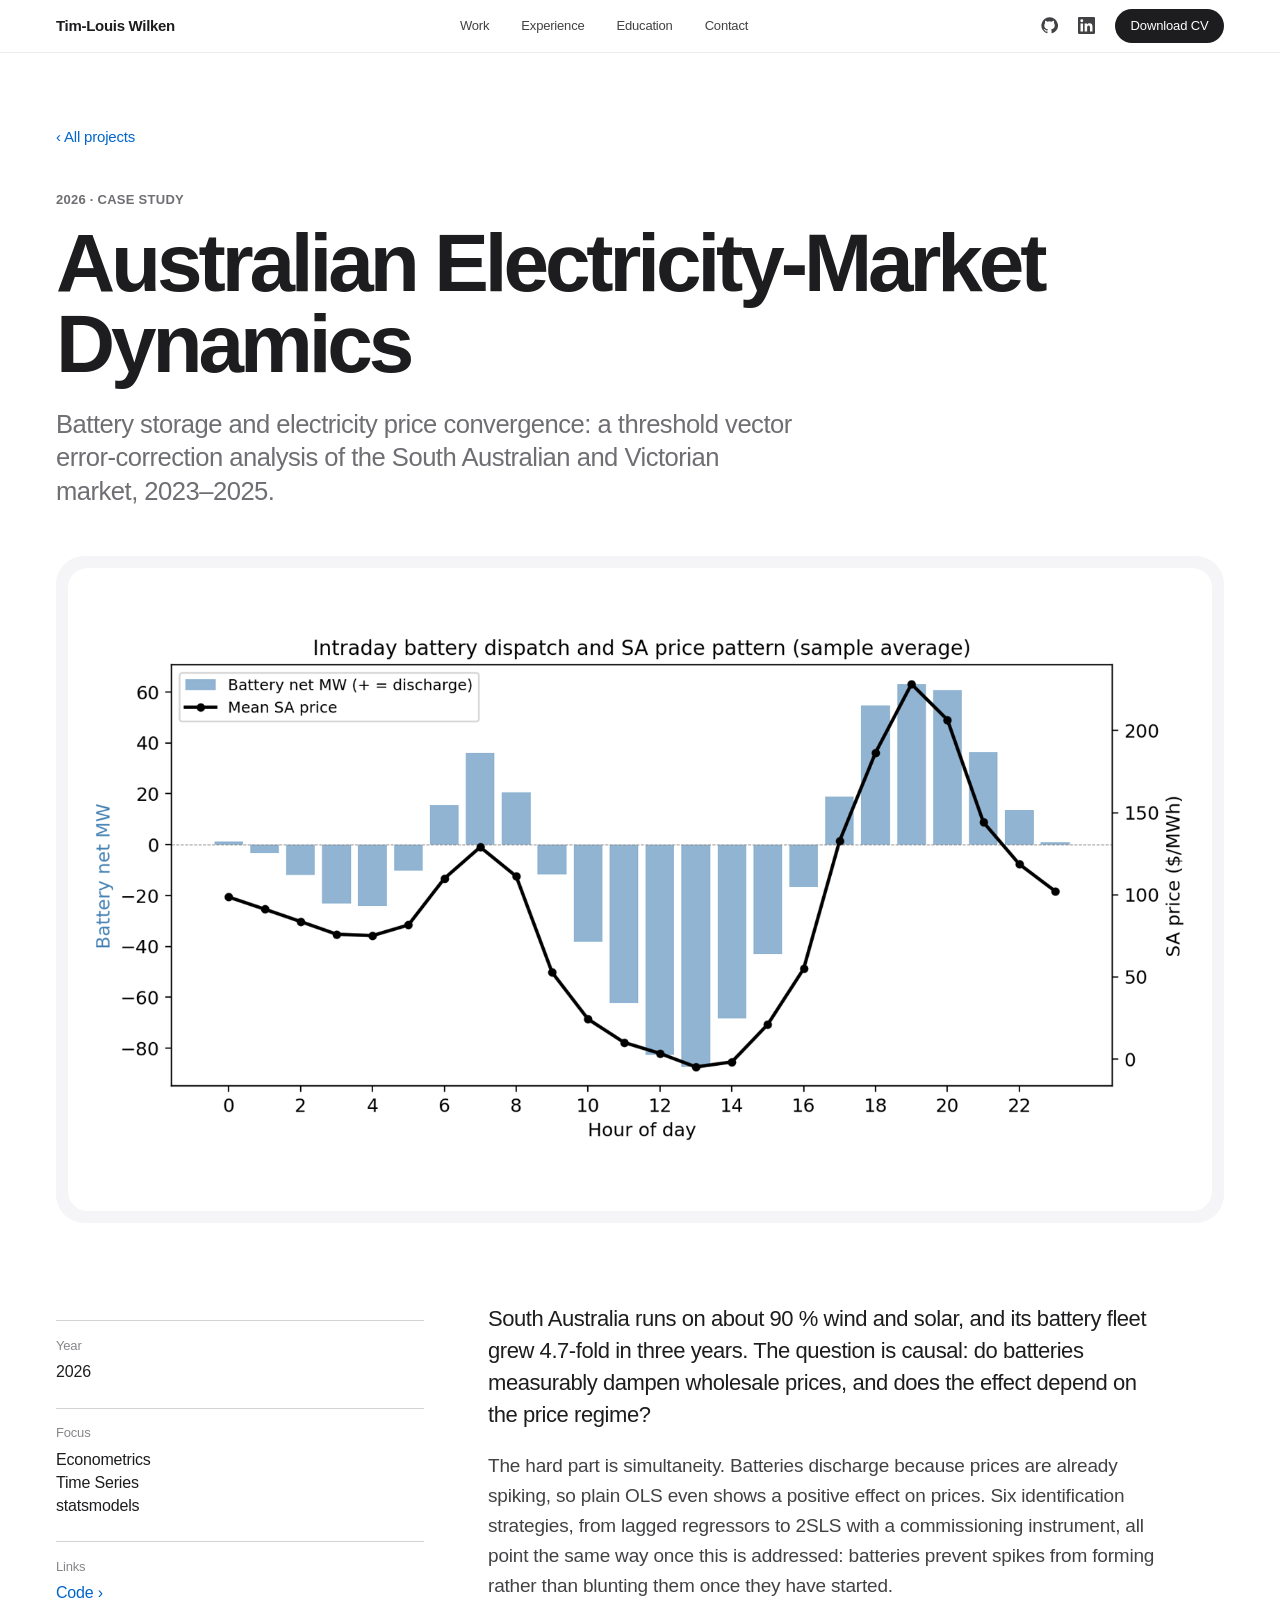
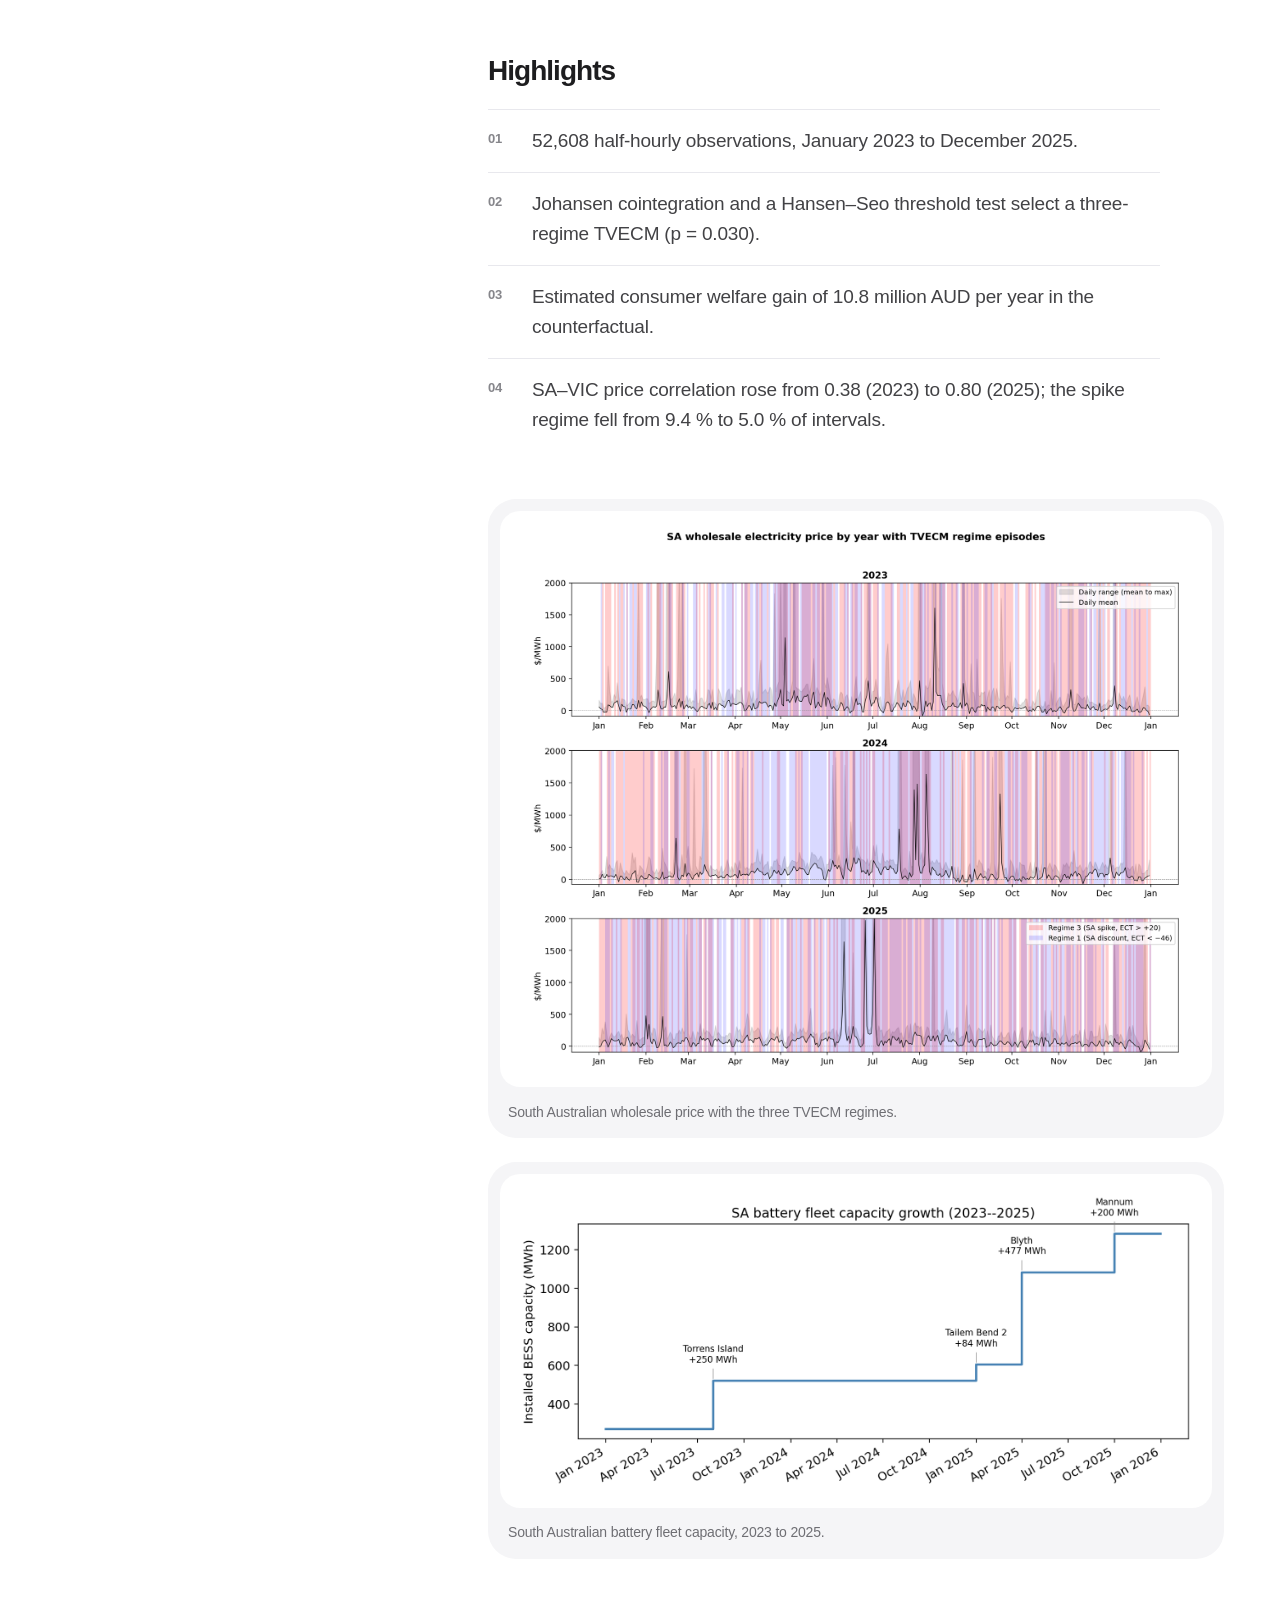
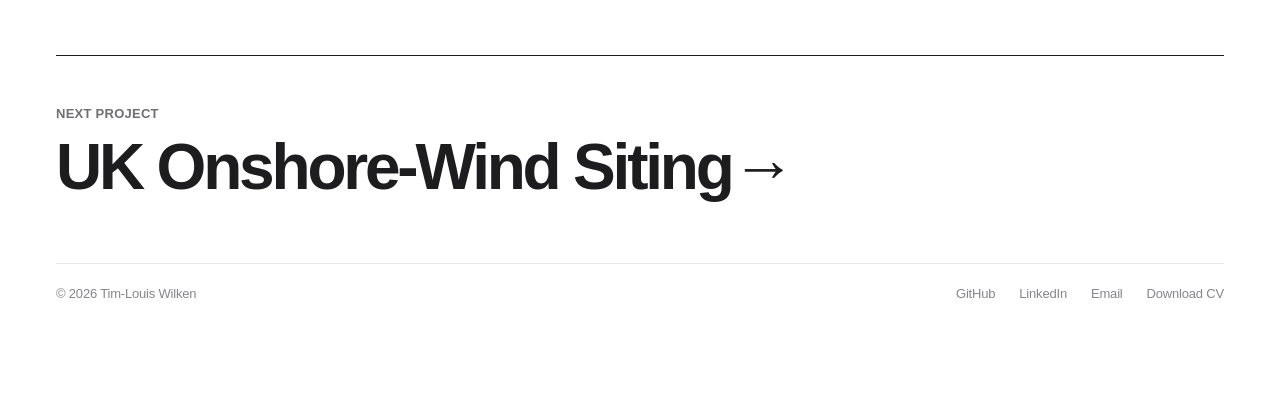
<file: projects/australian-electricity-market.html>
<!DOCTYPE html>
<html lang="en">
<head>
  <meta charset="UTF-8">
  <meta name="viewport" content="width=device-width, initial-scale=1">
  <title>Australian Electricity-Market Dynamics | Tim-Louis Wilken</title>
  <meta name="description" content="Battery storage and electricity price convergence: a threshold vector error-correction analysis of the South Australian and Victorian market, 2023–2025.">
  <meta name="theme-color" content="#ffffff">
  <link rel="icon" href="../favicon.svg" type="image/svg+xml">
  <link rel="stylesheet" href="../style.css">
</head>
<body>
<nav class="nav">
  <div class="container nav-inner">
    <a href="../index.html" class="brand">Tim-Louis Wilken</a>
    <div class="nav-links">
      <a href="../index.html#projects">Work</a>
      <a href="../index.html#experience">Experience</a>
      <a href="../index.html#education">Education</a>
      <a href="../index.html#contact">Contact</a>
    </div>
    <div class="nav-actions">
      <a class="icon-link" href="https://github.com/TimLouisWilken" target="_blank" rel="noreferrer" aria-label="GitHub"><svg viewBox="0 0 24 24" fill="currentColor" aria-hidden="true"><path d="M12 .5a11.5 11.5 0 0 0-3.64 22.41c.58.11.79-.25.79-.56v-2c-3.2.7-3.88-1.37-3.88-1.37-.53-1.33-1.28-1.69-1.28-1.69-1.05-.71.08-.7.08-.7 1.16.08 1.77 1.19 1.77 1.19 1.03 1.77 2.7 1.26 3.36.96.1-.75.4-1.26.73-1.55-2.55-.29-5.24-1.28-5.24-5.68 0-1.26.45-2.28 1.19-3.09-.12-.29-.52-1.46.11-3.05 0 0 .97-.31 3.17 1.18a10.9 10.9 0 0 1 5.77 0c2.2-1.49 3.17-1.18 3.17-1.18.63 1.59.23 2.76.11 3.05.74.81 1.19 1.83 1.19 3.09 0 4.41-2.69 5.38-5.26 5.67.41.36.78 1.06.78 2.14v3.17c0 .31.21.68.8.56A11.5 11.5 0 0 0 12 .5Z"/></svg></a>
      <a class="icon-link" href="https://linkedin.com/in/tim-louis-wilken" target="_blank" rel="noreferrer" aria-label="LinkedIn"><svg viewBox="0 0 24 24" fill="currentColor" aria-hidden="true"><path d="M20.45 20.45h-3.55v-5.57c0-1.33-.03-3.04-1.85-3.04-1.86 0-2.14 1.45-2.14 2.94v5.67H9.35V9h3.41v1.56h.05c.48-.9 1.64-1.85 3.37-1.85 3.6 0 4.27 2.37 4.27 5.45v6.29ZM5.34 7.43a2.06 2.06 0 1 1 0-4.12 2.06 2.06 0 0 1 0 4.12ZM7.12 20.45H3.56V9h3.56v11.45ZM22.22 0H1.77C.79 0 0 .77 0 1.73v20.54C0 23.23.79 24 1.77 24h20.45c.98 0 1.78-.77 1.78-1.73V1.73C24 .77 23.2 0 22.22 0Z"/></svg></a>
      <a class="btn btn-primary btn-sm" href="../cv.pdf" download="CV_Tim-Louis_Wilken.pdf">Download CV</a>
    </div>
  </div>
</nav>
<main class="container case">
  <a class="back" href="../index.html#projects">‹ All projects</a>
  <header class="case-head">
    <p class="kicker">2026 · Case study</p>
    <h1>Australian Electricity-Market Dynamics</h1>
    <p class="summary">Battery storage and electricity price convergence: a threshold vector error-correction analysis of the South Australian and Victorian market, 2023–2025.</p>
  </header>
  <div class="case-cover">
    <div class="cover detail-cover"><img src="../images/projects/australia-intraday.png" alt="Average intraday battery dispatch and South Australian price" loading="lazy"></div>
  </div>
  <div class="case-grid">
    <dl class="case-meta">
      <div><dt>Year</dt><dd>2026</dd></div>
      <div><dt>Focus</dt><dd>Econometrics<br>Time Series<br>statsmodels</dd></div>
      <div><dt>Links</dt><dd><a href="https://github.com/TimLouisWilken/analysis-of-the-australian-electricity-market" target="_blank" rel="noreferrer">Code</a></dd></div>
      
    </dl>
    <div>
      <div class="prose">
        <p>South Australia runs on about 90&nbsp;% wind and solar, and its battery fleet grew 4.7-fold in three years. The question is causal: do batteries measurably dampen wholesale prices, and does the effect depend on the price regime?</p><p>The hard part is simultaneity. Batteries discharge because prices are already spiking, so plain OLS even shows a positive effect on prices. Six identification strategies, from lagged regressors to 2SLS with a commissioning instrument, all point the same way once this is addressed: batteries prevent spikes from forming rather than blunting them once they have started.</p>
        <h2>Highlights</h2>
        <ul><li>52,608 half-hourly observations, January 2023 to December 2025.</li><li>Johansen cointegration and a Hansen–Seo threshold test select a three-regime TVECM (p = 0.030).</li><li>Estimated consumer welfare gain of 10.8 million AUD per year in the counterfactual.</li><li>SA–VIC price correlation rose from 0.38 (2023) to 0.80 (2025); the spike regime fell from 9.4&nbsp;% to 5.0&nbsp;% of intervals.</li></ul>
      </div>
      <div class="gallery"><figure><img src="../images/projects/australia.png" alt="South Australian wholesale price with the three TVECM regimes." loading="lazy"><figcaption>South Australian wholesale price with the three TVECM regimes.</figcaption></figure><figure><img src="../images/projects/australia-capacity.png" alt="South Australian battery fleet capacity, 2023 to 2025." loading="lazy"><figcaption>South Australian battery fleet capacity, 2023 to 2025.</figcaption></figure></div>
    </div>
  </div>
  <a class="next" href="uk-onshore-wind-siting.html">
    <span class="kicker">Next project</span>
    <span class="title">UK Onshore-Wind Siting</span>
  </a>
</main>
<footer class="container contact" style="padding-top: 0; border-top: 0;">
  <div class="footer-inner">
    <p>© 2026 Tim-Louis Wilken</p>
    <div class="footer-links">
      <a href="https://github.com/TimLouisWilken" target="_blank" rel="noreferrer">GitHub</a>
      <a href="https://linkedin.com/in/tim-louis-wilken" target="_blank" rel="noreferrer">LinkedIn</a>
      <a href="mailto:timlouis.wilken@gmail.com">Email</a>
      <a href="../cv.pdf" download="CV_Tim-Louis_Wilken.pdf">Download CV</a>
    </div>
  </div>
</footer>
</body>
</html>
</file>
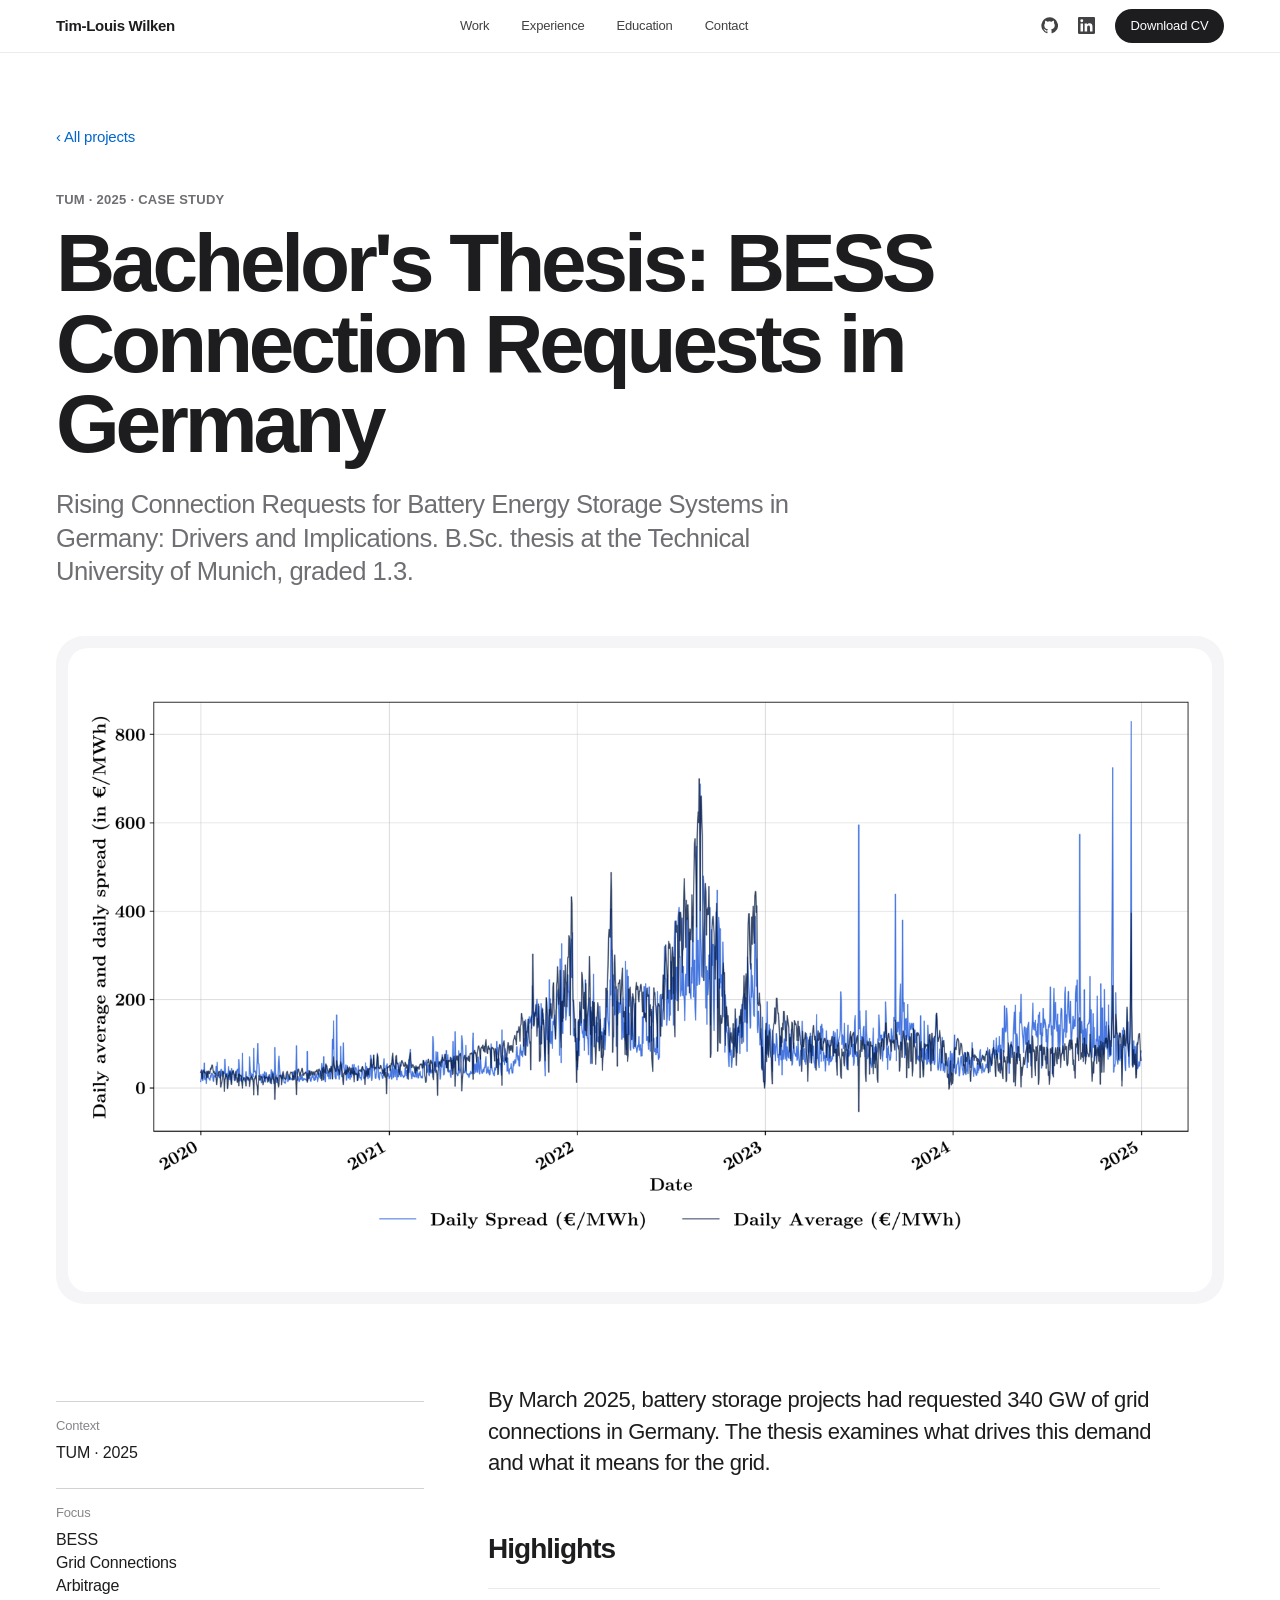
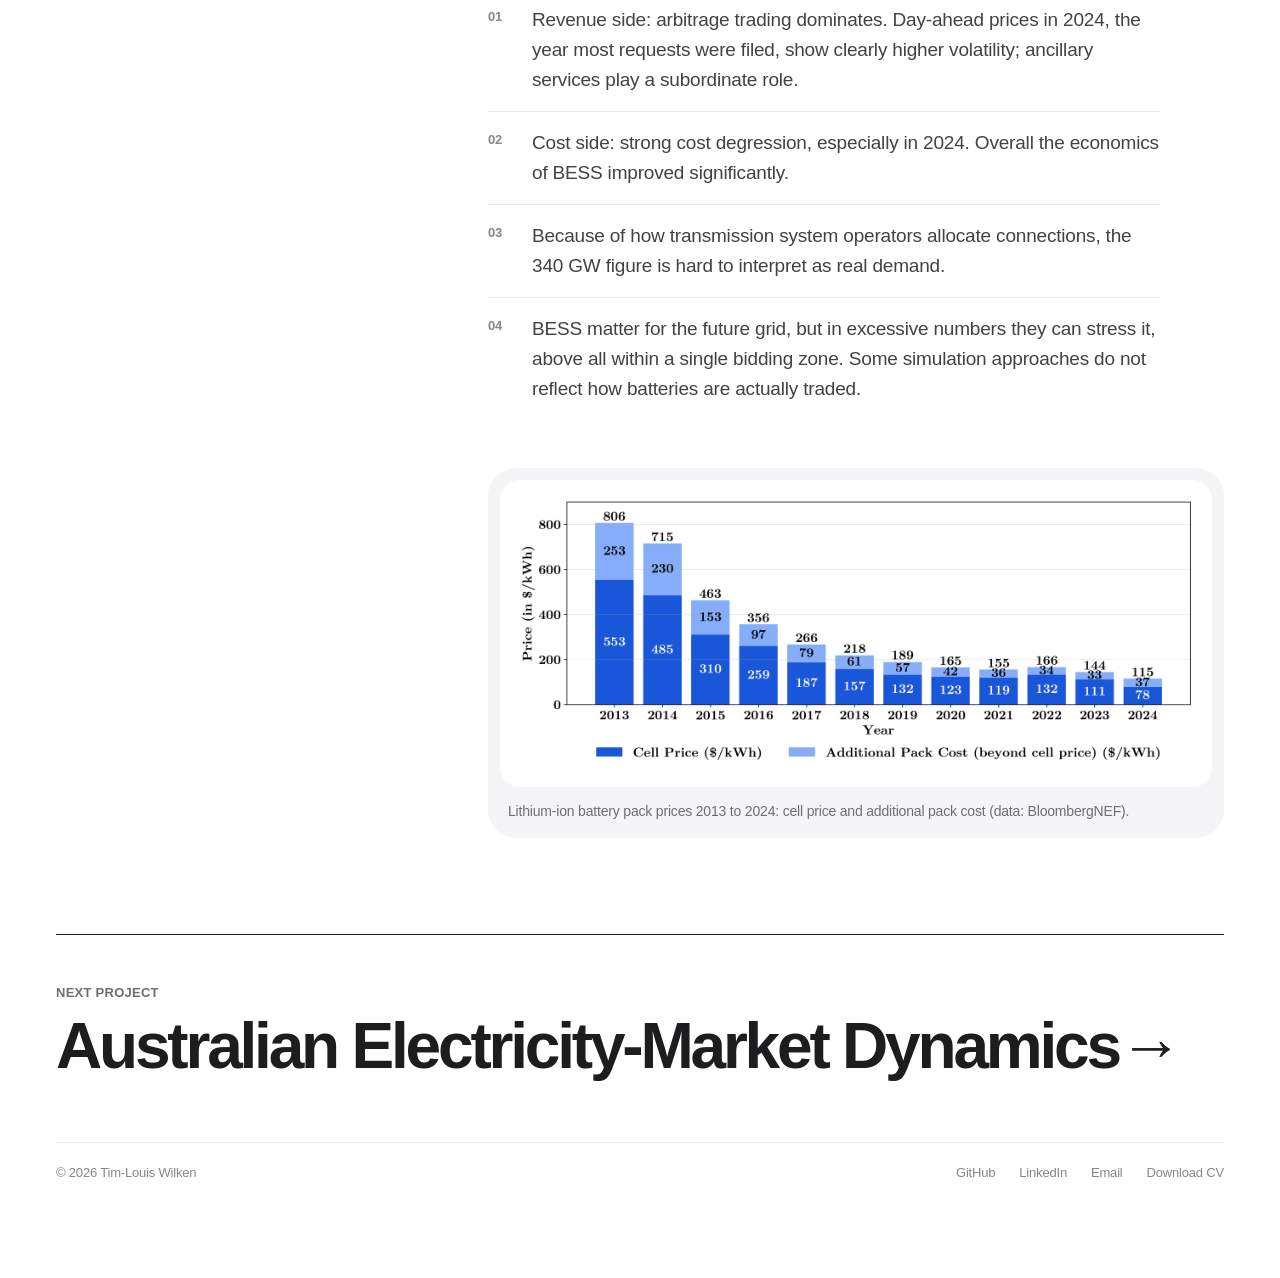
<file: projects/bachelors-thesis.html>
<!DOCTYPE html>
<html lang="en">
<head>
  <meta charset="UTF-8">
  <meta name="viewport" content="width=device-width, initial-scale=1">
  <title>Bachelor&#x27;s Thesis: BESS Connection Requests in Germany | Tim-Louis Wilken</title>
  <meta name="description" content="Rising Connection Requests for Battery Energy Storage Systems in Germany: Drivers and Implications. B.Sc. thesis at the Technical University of Munich, graded 1.3.">
  <meta name="theme-color" content="#ffffff">
  <link rel="icon" href="../favicon.svg" type="image/svg+xml">
  <link rel="stylesheet" href="../style.css">
</head>
<body>
<nav class="nav">
  <div class="container nav-inner">
    <a href="../index.html" class="brand">Tim-Louis Wilken</a>
    <div class="nav-links">
      <a href="../index.html#projects">Work</a>
      <a href="../index.html#experience">Experience</a>
      <a href="../index.html#education">Education</a>
      <a href="../index.html#contact">Contact</a>
    </div>
    <div class="nav-actions">
      <a class="icon-link" href="https://github.com/TimLouisWilken" target="_blank" rel="noreferrer" aria-label="GitHub"><svg viewBox="0 0 24 24" fill="currentColor" aria-hidden="true"><path d="M12 .5a11.5 11.5 0 0 0-3.64 22.41c.58.11.79-.25.79-.56v-2c-3.2.7-3.88-1.37-3.88-1.37-.53-1.33-1.28-1.69-1.28-1.69-1.05-.71.08-.7.08-.7 1.16.08 1.77 1.19 1.77 1.19 1.03 1.77 2.7 1.26 3.36.96.1-.75.4-1.26.73-1.55-2.55-.29-5.24-1.28-5.24-5.68 0-1.26.45-2.28 1.19-3.09-.12-.29-.52-1.46.11-3.05 0 0 .97-.31 3.17 1.18a10.9 10.9 0 0 1 5.77 0c2.2-1.49 3.17-1.18 3.17-1.18.63 1.59.23 2.76.11 3.05.74.81 1.19 1.83 1.19 3.09 0 4.41-2.69 5.38-5.26 5.67.41.36.78 1.06.78 2.14v3.17c0 .31.21.68.8.56A11.5 11.5 0 0 0 12 .5Z"/></svg></a>
      <a class="icon-link" href="https://linkedin.com/in/tim-louis-wilken" target="_blank" rel="noreferrer" aria-label="LinkedIn"><svg viewBox="0 0 24 24" fill="currentColor" aria-hidden="true"><path d="M20.45 20.45h-3.55v-5.57c0-1.33-.03-3.04-1.85-3.04-1.86 0-2.14 1.45-2.14 2.94v5.67H9.35V9h3.41v1.56h.05c.48-.9 1.64-1.85 3.37-1.85 3.6 0 4.27 2.37 4.27 5.45v6.29ZM5.34 7.43a2.06 2.06 0 1 1 0-4.12 2.06 2.06 0 0 1 0 4.12ZM7.12 20.45H3.56V9h3.56v11.45ZM22.22 0H1.77C.79 0 0 .77 0 1.73v20.54C0 23.23.79 24 1.77 24h20.45c.98 0 1.78-.77 1.78-1.73V1.73C24 .77 23.2 0 22.22 0Z"/></svg></a>
      <a class="btn btn-primary btn-sm" href="../cv.pdf" download="CV_Tim-Louis_Wilken.pdf">Download CV</a>
    </div>
  </div>
</nav>
<main class="container case">
  <a class="back" href="../index.html#projects">‹ All projects</a>
  <header class="case-head">
    <p class="kicker">TUM · 2025 · Case study</p>
    <h1>Bachelor&#x27;s Thesis: BESS Connection Requests in Germany</h1>
    <p class="summary">Rising Connection Requests for Battery Energy Storage Systems in Germany: Drivers and Implications. B.Sc. thesis at the Technical University of Munich, graded 1.3.</p>
  </header>
  <div class="case-cover">
    <div class="cover detail-cover"><img src="../images/projects/bachelor-spread.png" alt="Daily average price and daily spread in the German day-ahead market, 2020 to 2025" loading="lazy"></div>
  </div>
  <div class="case-grid">
    <dl class="case-meta">
      <div><dt>Context</dt><dd>TUM · 2025</dd></div>
      <div><dt>Focus</dt><dd>BESS<br>Grid Connections<br>Arbitrage</dd></div>
      
      
    </dl>
    <div>
      <div class="prose">
        <p>By March 2025, battery storage projects had requested 340 GW of grid connections in Germany. The thesis examines what drives this demand and what it means for the grid.</p>
        <h2>Highlights</h2>
        <ul><li>Revenue side: arbitrage trading dominates. Day-ahead prices in 2024, the year most requests were filed, show clearly higher volatility; ancillary services play a subordinate role.</li><li>Cost side: strong cost degression, especially in 2024. Overall the economics of BESS improved significantly.</li><li>Because of how transmission system operators allocate connections, the 340 GW figure is hard to interpret as real demand.</li><li>BESS matter for the future grid, but in excessive numbers they can stress it, above all within a single bidding zone. Some simulation approaches do not reflect how batteries are actually traded.</li></ul>
      </div>
      <div class="gallery"><figure><img src="../images/projects/bachelor-battery-cost.png" alt="Lithium-ion battery pack prices 2013 to 2024: cell price and additional pack cost (data: BloombergNEF)." loading="lazy"><figcaption>Lithium-ion battery pack prices 2013 to 2024: cell price and additional pack cost (data: BloombergNEF).</figcaption></figure></div>
    </div>
  </div>
  <a class="next" href="australian-electricity-market.html">
    <span class="kicker">Next project</span>
    <span class="title">Australian Electricity-Market Dynamics</span>
  </a>
</main>
<footer class="container contact" style="padding-top: 0; border-top: 0;">
  <div class="footer-inner">
    <p>© 2026 Tim-Louis Wilken</p>
    <div class="footer-links">
      <a href="https://github.com/TimLouisWilken" target="_blank" rel="noreferrer">GitHub</a>
      <a href="https://linkedin.com/in/tim-louis-wilken" target="_blank" rel="noreferrer">LinkedIn</a>
      <a href="mailto:timlouis.wilken@gmail.com">Email</a>
      <a href="../cv.pdf" download="CV_Tim-Louis_Wilken.pdf">Download CV</a>
    </div>
  </div>
</footer>
</body>
</html>
</file>
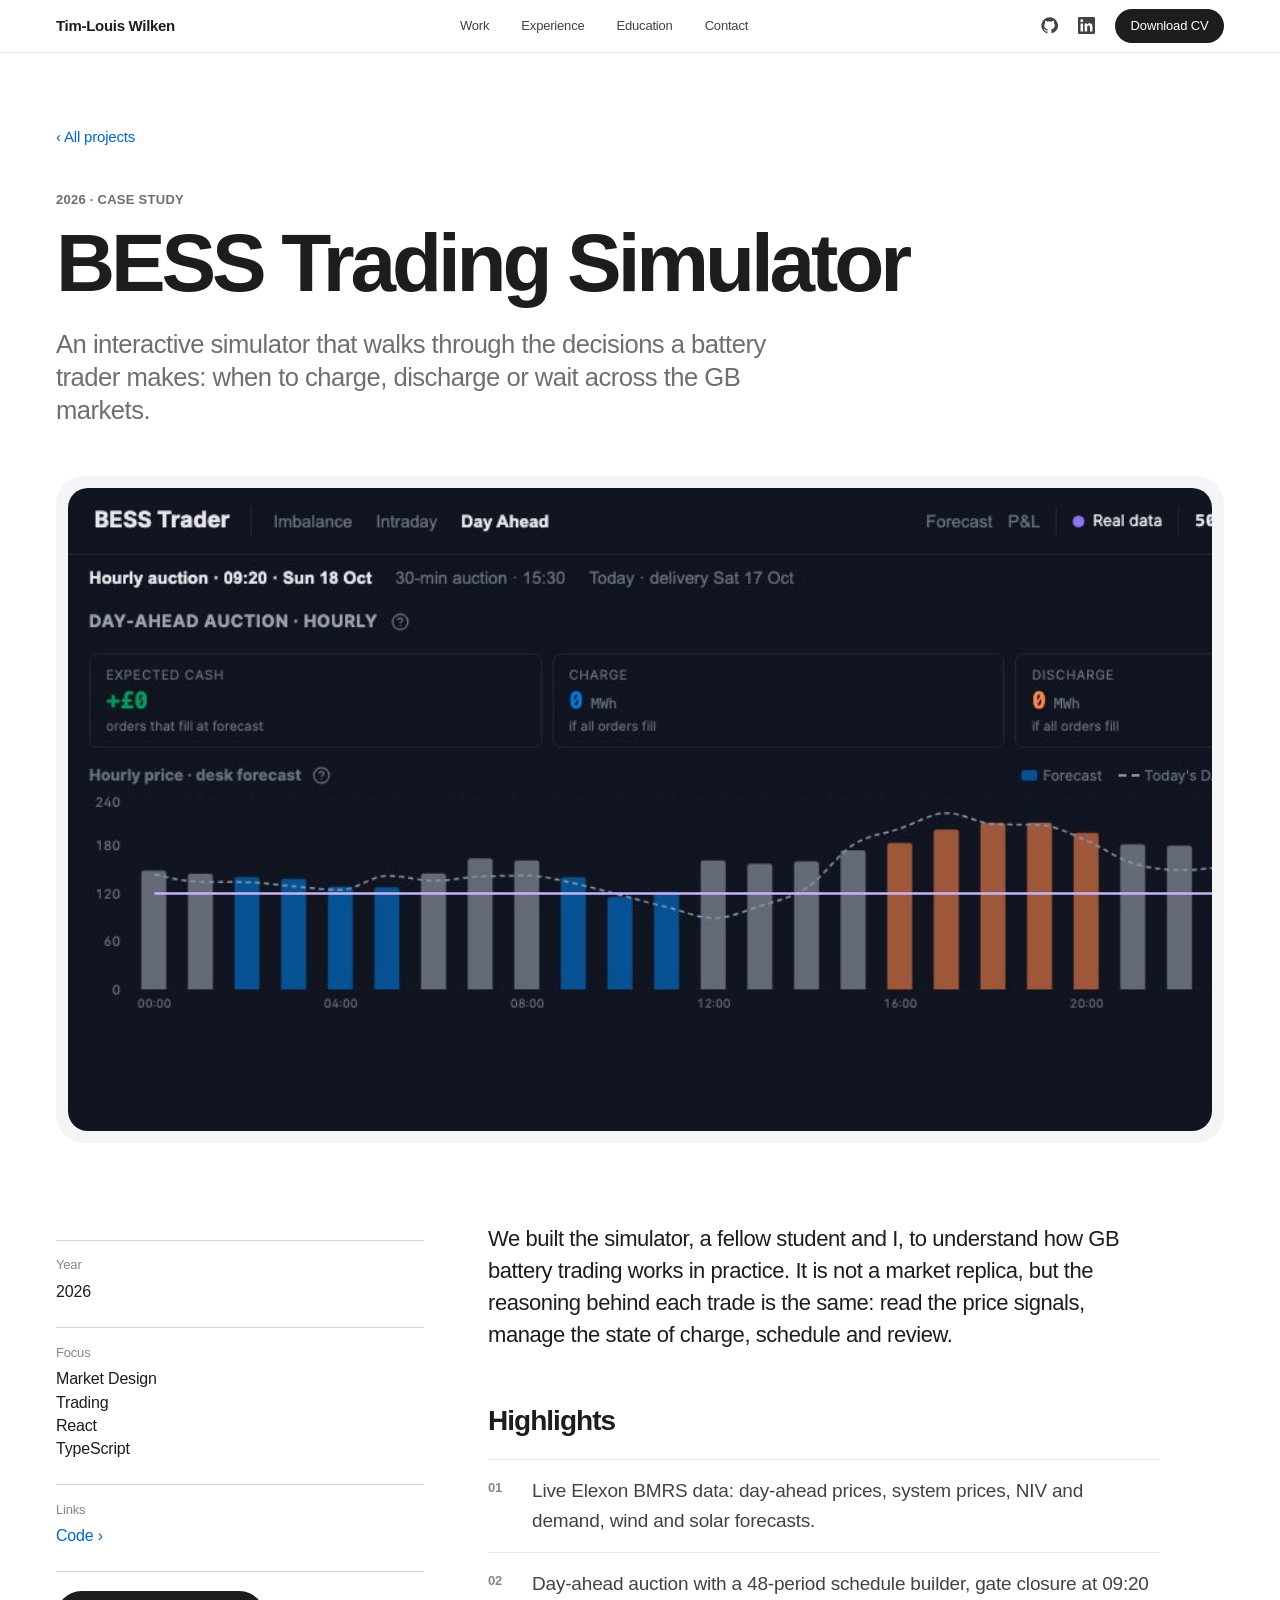
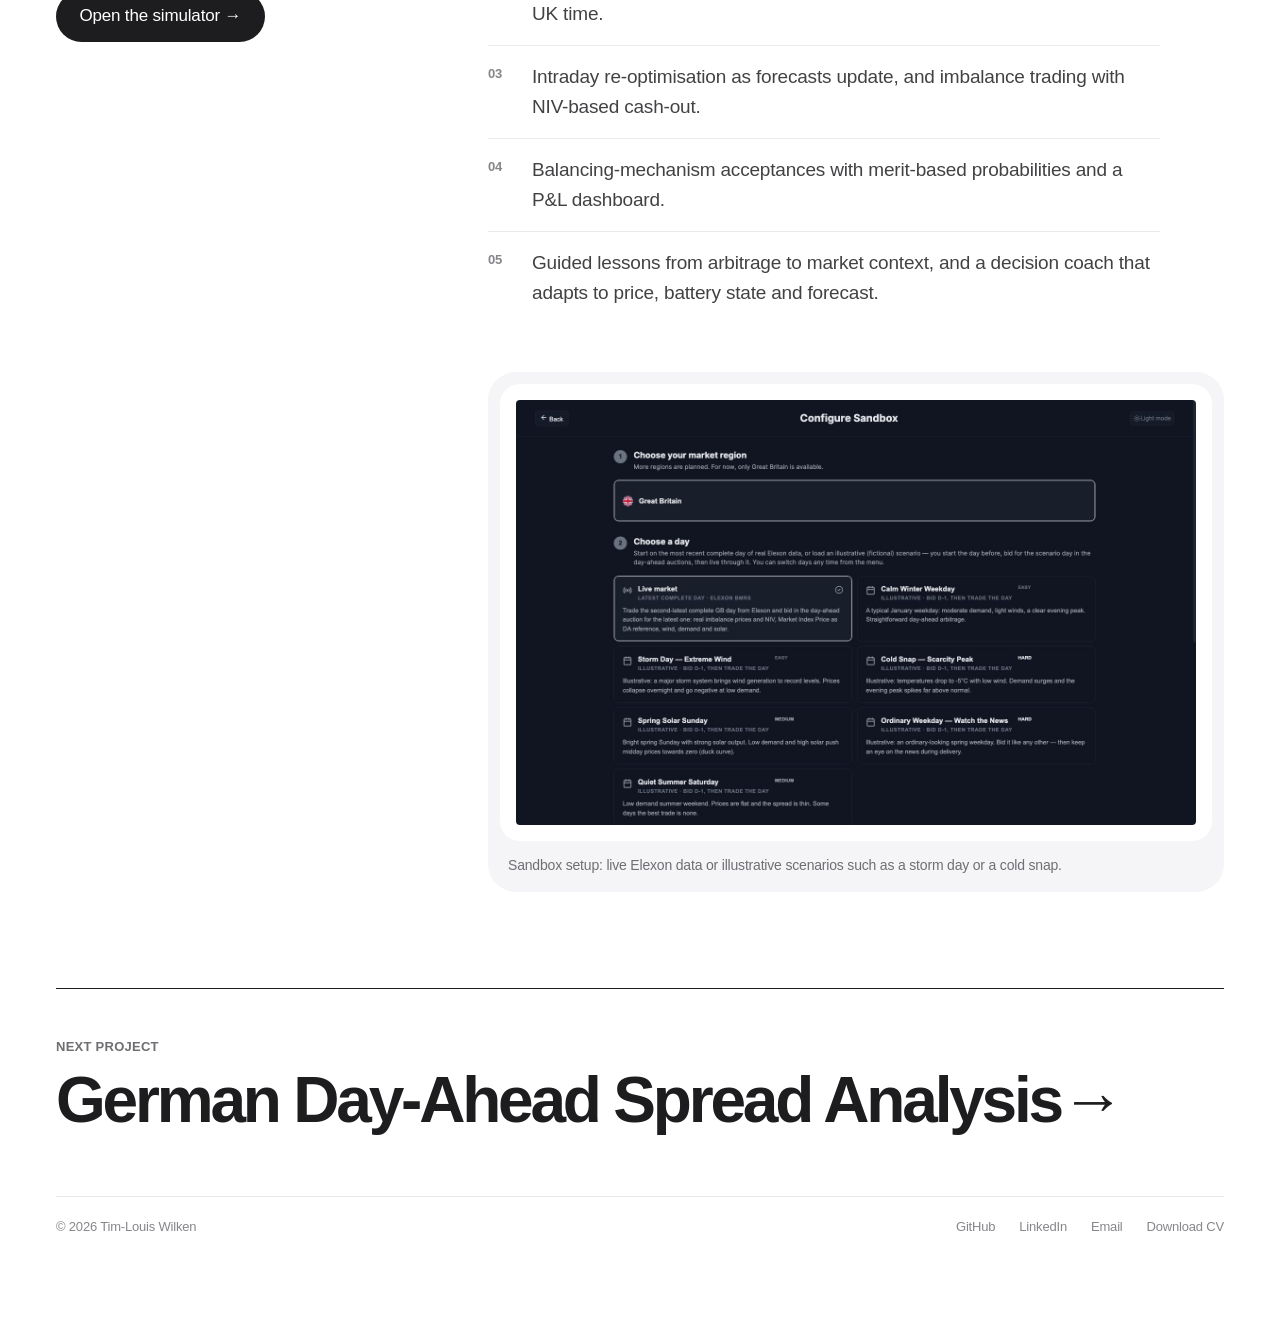
<file: projects/bess-trading-simulator.html>
<!DOCTYPE html>
<html lang="en">
<head>
  <meta charset="UTF-8">
  <meta name="viewport" content="width=device-width, initial-scale=1">
  <title>BESS Trading Simulator | Tim-Louis Wilken</title>
  <meta name="description" content="An interactive simulator that walks through the decisions a battery trader makes: when to charge, discharge or wait across the GB markets.">
  <meta name="theme-color" content="#ffffff">
  <link rel="icon" href="../favicon.svg" type="image/svg+xml">
  <link rel="stylesheet" href="../style.css">
</head>
<body>
<nav class="nav">
  <div class="container nav-inner">
    <a href="../index.html" class="brand">Tim-Louis Wilken</a>
    <div class="nav-links">
      <a href="../index.html#projects">Work</a>
      <a href="../index.html#experience">Experience</a>
      <a href="../index.html#education">Education</a>
      <a href="../index.html#contact">Contact</a>
    </div>
    <div class="nav-actions">
      <a class="icon-link" href="https://github.com/TimLouisWilken" target="_blank" rel="noreferrer" aria-label="GitHub"><svg viewBox="0 0 24 24" fill="currentColor" aria-hidden="true"><path d="M12 .5a11.5 11.5 0 0 0-3.64 22.41c.58.11.79-.25.79-.56v-2c-3.2.7-3.88-1.37-3.88-1.37-.53-1.33-1.28-1.69-1.28-1.69-1.05-.71.08-.7.08-.7 1.16.08 1.77 1.19 1.77 1.19 1.03 1.77 2.7 1.26 3.36.96.1-.75.4-1.26.73-1.55-2.55-.29-5.24-1.28-5.24-5.68 0-1.26.45-2.28 1.19-3.09-.12-.29-.52-1.46.11-3.05 0 0 .97-.31 3.17 1.18a10.9 10.9 0 0 1 5.77 0c2.2-1.49 3.17-1.18 3.17-1.18.63 1.59.23 2.76.11 3.05.74.81 1.19 1.83 1.19 3.09 0 4.41-2.69 5.38-5.26 5.67.41.36.78 1.06.78 2.14v3.17c0 .31.21.68.8.56A11.5 11.5 0 0 0 12 .5Z"/></svg></a>
      <a class="icon-link" href="https://linkedin.com/in/tim-louis-wilken" target="_blank" rel="noreferrer" aria-label="LinkedIn"><svg viewBox="0 0 24 24" fill="currentColor" aria-hidden="true"><path d="M20.45 20.45h-3.55v-5.57c0-1.33-.03-3.04-1.85-3.04-1.86 0-2.14 1.45-2.14 2.94v5.67H9.35V9h3.41v1.56h.05c.48-.9 1.64-1.85 3.37-1.85 3.6 0 4.27 2.37 4.27 5.45v6.29ZM5.34 7.43a2.06 2.06 0 1 1 0-4.12 2.06 2.06 0 0 1 0 4.12ZM7.12 20.45H3.56V9h3.56v11.45ZM22.22 0H1.77C.79 0 0 .77 0 1.73v20.54C0 23.23.79 24 1.77 24h20.45c.98 0 1.78-.77 1.78-1.73V1.73C24 .77 23.2 0 22.22 0Z"/></svg></a>
      <a class="btn btn-primary btn-sm" href="../cv.pdf" download="CV_Tim-Louis_Wilken.pdf">Download CV</a>
    </div>
  </div>
</nav>
<main class="container case">
  <a class="back" href="../index.html#projects">‹ All projects</a>
  <header class="case-head">
    <p class="kicker">2026 · Case study</p>
    <h1>BESS Trading Simulator</h1>
    <p class="summary">An interactive simulator that walks through the decisions a battery trader makes: when to charge, discharge or wait across the GB markets.</p>
  </header>
  <div class="case-cover">
    <div class="cover detail-cover"><img class="fill" style="object-position: left top;" src="../images/projects/bess-simulator-desk.jpg" alt="Day-ahead auction screen of the BESS Trading Simulator with hourly price forecast" loading="lazy"></div>
  </div>
  <div class="case-grid">
    <dl class="case-meta">
      <div><dt>Year</dt><dd>2026</dd></div>
      <div><dt>Focus</dt><dd>Market Design<br>Trading<br>React<br>TypeScript</dd></div>
      <div><dt>Links</dt><dd><a href="https://github.com/bess-trading-simulator/bess-trading-simulator" target="_blank" rel="noreferrer">Code</a></dd></div>
      <div><a class="btn btn-primary cta" href="https://bess-trading-simulator.com" target="_blank" rel="noreferrer">Open the simulator →</a></div>
    </dl>
    <div>
      <div class="prose">
        <p>We built the simulator, a fellow student and I, to understand how GB battery trading works in practice. It is not a market replica, but the reasoning behind each trade is the same: read the price signals, manage the state of charge, schedule and review.</p>
        <h2>Highlights</h2>
        <ul><li>Live Elexon BMRS data: day-ahead prices, system prices, NIV and demand, wind and solar forecasts.</li><li>Day-ahead auction with a 48-period schedule builder, gate closure at 09:20 UK time.</li><li>Intraday re-optimisation as forecasts update, and imbalance trading with NIV-based cash-out.</li><li>Balancing-mechanism acceptances with merit-based probabilities and a P&amp;L dashboard.</li><li>Guided lessons from arbitrage to market context, and a decision coach that adapts to price, battery state and forecast.</li></ul>
      </div>
      <div class="gallery"><figure><img src="../images/projects/bess-simulator-setup.jpg" alt="Sandbox setup: live Elexon data or illustrative scenarios such as a storm day or a cold snap." loading="lazy"><figcaption>Sandbox setup: live Elexon data or illustrative scenarios such as a storm day or a cold snap.</figcaption></figure></div>
    </div>
  </div>
  <a class="next" href="german-spread-analysis.html">
    <span class="kicker">Next project</span>
    <span class="title">German Day-Ahead Spread Analysis</span>
  </a>
</main>
<footer class="container contact" style="padding-top: 0; border-top: 0;">
  <div class="footer-inner">
    <p>© 2026 Tim-Louis Wilken</p>
    <div class="footer-links">
      <a href="https://github.com/TimLouisWilken" target="_blank" rel="noreferrer">GitHub</a>
      <a href="https://linkedin.com/in/tim-louis-wilken" target="_blank" rel="noreferrer">LinkedIn</a>
      <a href="mailto:timlouis.wilken@gmail.com">Email</a>
      <a href="../cv.pdf" download="CV_Tim-Louis_Wilken.pdf">Download CV</a>
    </div>
  </div>
</footer>
</body>
</html>
</file>
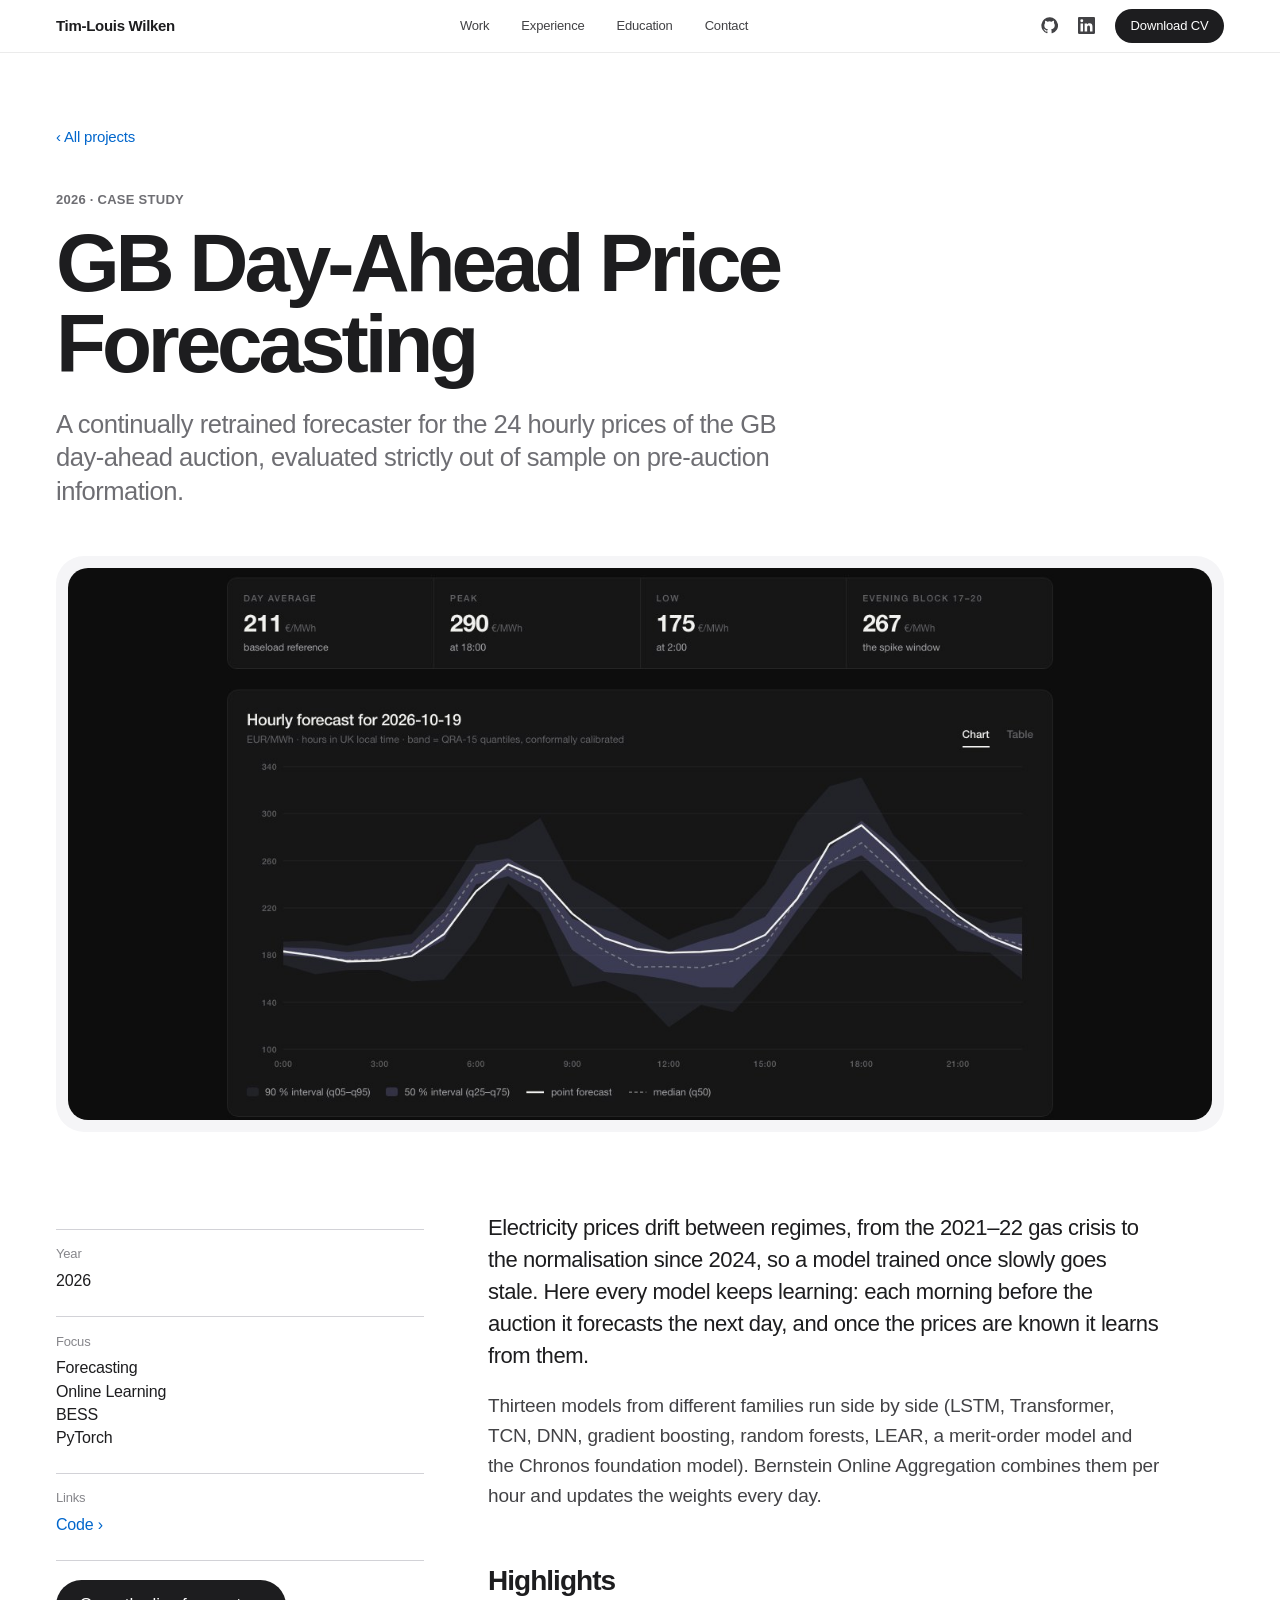
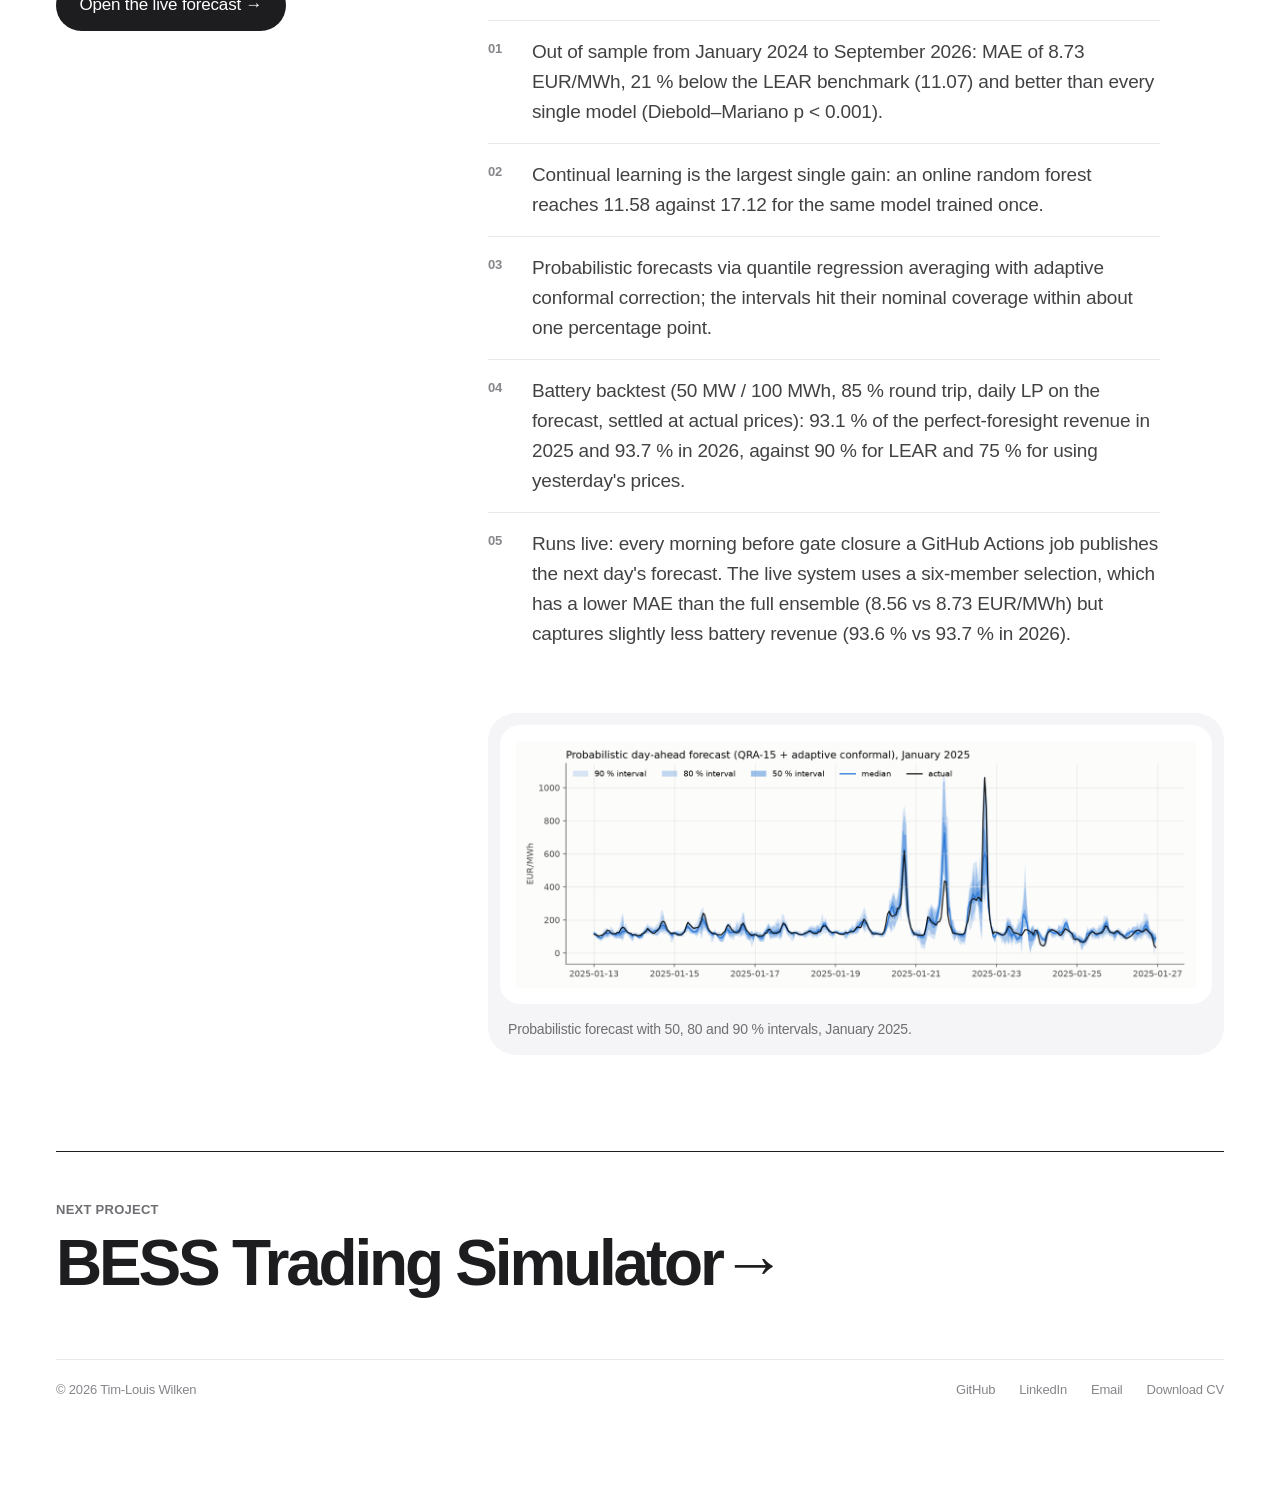
<file: projects/gb-dayahead-forecast.html>
<!DOCTYPE html>
<html lang="en">
<head>
  <meta charset="UTF-8">
  <meta name="viewport" content="width=device-width, initial-scale=1">
  <title>GB Day-Ahead Price Forecasting | Tim-Louis Wilken</title>
  <meta name="description" content="A continually retrained forecaster for the 24 hourly prices of the GB day-ahead auction, evaluated strictly out of sample on pre-auction information.">
  <meta name="theme-color" content="#ffffff">
  <link rel="icon" href="../favicon.svg" type="image/svg+xml">
  <link rel="stylesheet" href="../style.css">
</head>
<body>
<nav class="nav">
  <div class="container nav-inner">
    <a href="../index.html" class="brand">Tim-Louis Wilken</a>
    <div class="nav-links">
      <a href="../index.html#projects">Work</a>
      <a href="../index.html#experience">Experience</a>
      <a href="../index.html#education">Education</a>
      <a href="../index.html#contact">Contact</a>
    </div>
    <div class="nav-actions">
      <a class="icon-link" href="https://github.com/TimLouisWilken" target="_blank" rel="noreferrer" aria-label="GitHub"><svg viewBox="0 0 24 24" fill="currentColor" aria-hidden="true"><path d="M12 .5a11.5 11.5 0 0 0-3.64 22.41c.58.11.79-.25.79-.56v-2c-3.2.7-3.88-1.37-3.88-1.37-.53-1.33-1.28-1.69-1.28-1.69-1.05-.71.08-.7.08-.7 1.16.08 1.77 1.19 1.77 1.19 1.03 1.77 2.7 1.26 3.36.96.1-.75.4-1.26.73-1.55-2.55-.29-5.24-1.28-5.24-5.68 0-1.26.45-2.28 1.19-3.09-.12-.29-.52-1.46.11-3.05 0 0 .97-.31 3.17 1.18a10.9 10.9 0 0 1 5.77 0c2.2-1.49 3.17-1.18 3.17-1.18.63 1.59.23 2.76.11 3.05.74.81 1.19 1.83 1.19 3.09 0 4.41-2.69 5.38-5.26 5.67.41.36.78 1.06.78 2.14v3.17c0 .31.21.68.8.56A11.5 11.5 0 0 0 12 .5Z"/></svg></a>
      <a class="icon-link" href="https://linkedin.com/in/tim-louis-wilken" target="_blank" rel="noreferrer" aria-label="LinkedIn"><svg viewBox="0 0 24 24" fill="currentColor" aria-hidden="true"><path d="M20.45 20.45h-3.55v-5.57c0-1.33-.03-3.04-1.85-3.04-1.86 0-2.14 1.45-2.14 2.94v5.67H9.35V9h3.41v1.56h.05c.48-.9 1.64-1.85 3.37-1.85 3.6 0 4.27 2.37 4.27 5.45v6.29ZM5.34 7.43a2.06 2.06 0 1 1 0-4.12 2.06 2.06 0 0 1 0 4.12ZM7.12 20.45H3.56V9h3.56v11.45ZM22.22 0H1.77C.79 0 0 .77 0 1.73v20.54C0 23.23.79 24 1.77 24h20.45c.98 0 1.78-.77 1.78-1.73V1.73C24 .77 23.2 0 22.22 0Z"/></svg></a>
      <a class="btn btn-primary btn-sm" href="../cv.pdf" download="CV_Tim-Louis_Wilken.pdf">Download CV</a>
    </div>
  </div>
</nav>
<main class="container case">
  <a class="back" href="../index.html#projects">‹ All projects</a>
  <header class="case-head">
    <p class="kicker">2026 · Case study</p>
    <h1>GB Day-Ahead Price Forecasting</h1>
    <p class="summary">A continually retrained forecaster for the 24 hourly prices of the GB day-ahead auction, evaluated strictly out of sample on pre-auction information.</p>
  </header>
  <div class="case-cover">
    <div class="cover detail-cover natural"><img class="fill" style="object-position: center top;" src="../images/projects/dayahead-chart.jpg" alt="Live GB day-ahead forecast page with hourly prices and uncertainty band" loading="lazy"></div>
  </div>
  <div class="case-grid">
    <dl class="case-meta">
      <div><dt>Year</dt><dd>2026</dd></div>
      <div><dt>Focus</dt><dd>Forecasting<br>Online Learning<br>BESS<br>PyTorch</dd></div>
      <div><dt>Links</dt><dd><a href="https://github.com/TimLouisWilken/gb-dayahead-research" target="_blank" rel="noreferrer">Code</a></dd></div>
      <div><a class="btn btn-primary cta" href="https://timlouiswilken.github.io/gb-dayahead-forecast/" target="_blank" rel="noreferrer">Open the live forecast →</a></div>
    </dl>
    <div>
      <div class="prose">
        <p>Electricity prices drift between regimes, from the 2021–22 gas crisis to the normalisation since 2024, so a model trained once slowly goes stale. Here every model keeps learning: each morning before the auction it forecasts the next day, and once the prices are known it learns from them.</p><p>Thirteen models from different families run side by side (LSTM, Transformer, TCN, DNN, gradient boosting, random forests, LEAR, a merit-order model and the Chronos foundation model). Bernstein Online Aggregation combines them per hour and updates the weights every day.</p>
        <h2>Highlights</h2>
        <ul><li>Out of sample from January 2024 to September 2026: MAE of 8.73 EUR/MWh, 21&nbsp;% below the LEAR benchmark (11.07) and better than every single model (Diebold–Mariano p &lt; 0.001).</li><li>Continual learning is the largest single gain: an online random forest reaches 11.58 against 17.12 for the same model trained once.</li><li>Probabilistic forecasts via quantile regression averaging with adaptive conformal correction; the intervals hit their nominal coverage within about one percentage point.</li><li>Battery backtest (50 MW / 100 MWh, 85&nbsp;% round trip, daily LP on the forecast, settled at actual prices): 93.1&nbsp;% of the perfect-foresight revenue in 2025 and 93.7&nbsp;% in 2026, against 90&nbsp;% for LEAR and 75&nbsp;% for using yesterday&#x27;s prices.</li><li>Runs live: every morning before gate closure a GitHub Actions job publishes the next day&#x27;s forecast. The live system uses a six-member selection, which has a lower MAE than the full ensemble (8.56 vs 8.73 EUR/MWh) but captures slightly less battery revenue (93.6&nbsp;% vs 93.7&nbsp;% in 2026).</li></ul>
      </div>
      <div class="gallery"><figure><img src="../images/projects/dayahead.png" alt="Probabilistic forecast with 50, 80 and 90&nbsp;% intervals, January 2025." loading="lazy"><figcaption>Probabilistic forecast with 50, 80 and 90&nbsp;% intervals, January 2025.</figcaption></figure></div>
    </div>
  </div>
  <a class="next" href="bess-trading-simulator.html">
    <span class="kicker">Next project</span>
    <span class="title">BESS Trading Simulator</span>
  </a>
</main>
<footer class="container contact" style="padding-top: 0; border-top: 0;">
  <div class="footer-inner">
    <p>© 2026 Tim-Louis Wilken</p>
    <div class="footer-links">
      <a href="https://github.com/TimLouisWilken" target="_blank" rel="noreferrer">GitHub</a>
      <a href="https://linkedin.com/in/tim-louis-wilken" target="_blank" rel="noreferrer">LinkedIn</a>
      <a href="mailto:timlouis.wilken@gmail.com">Email</a>
      <a href="../cv.pdf" download="CV_Tim-Louis_Wilken.pdf">Download CV</a>
    </div>
  </div>
</footer>
</body>
</html>
</file>
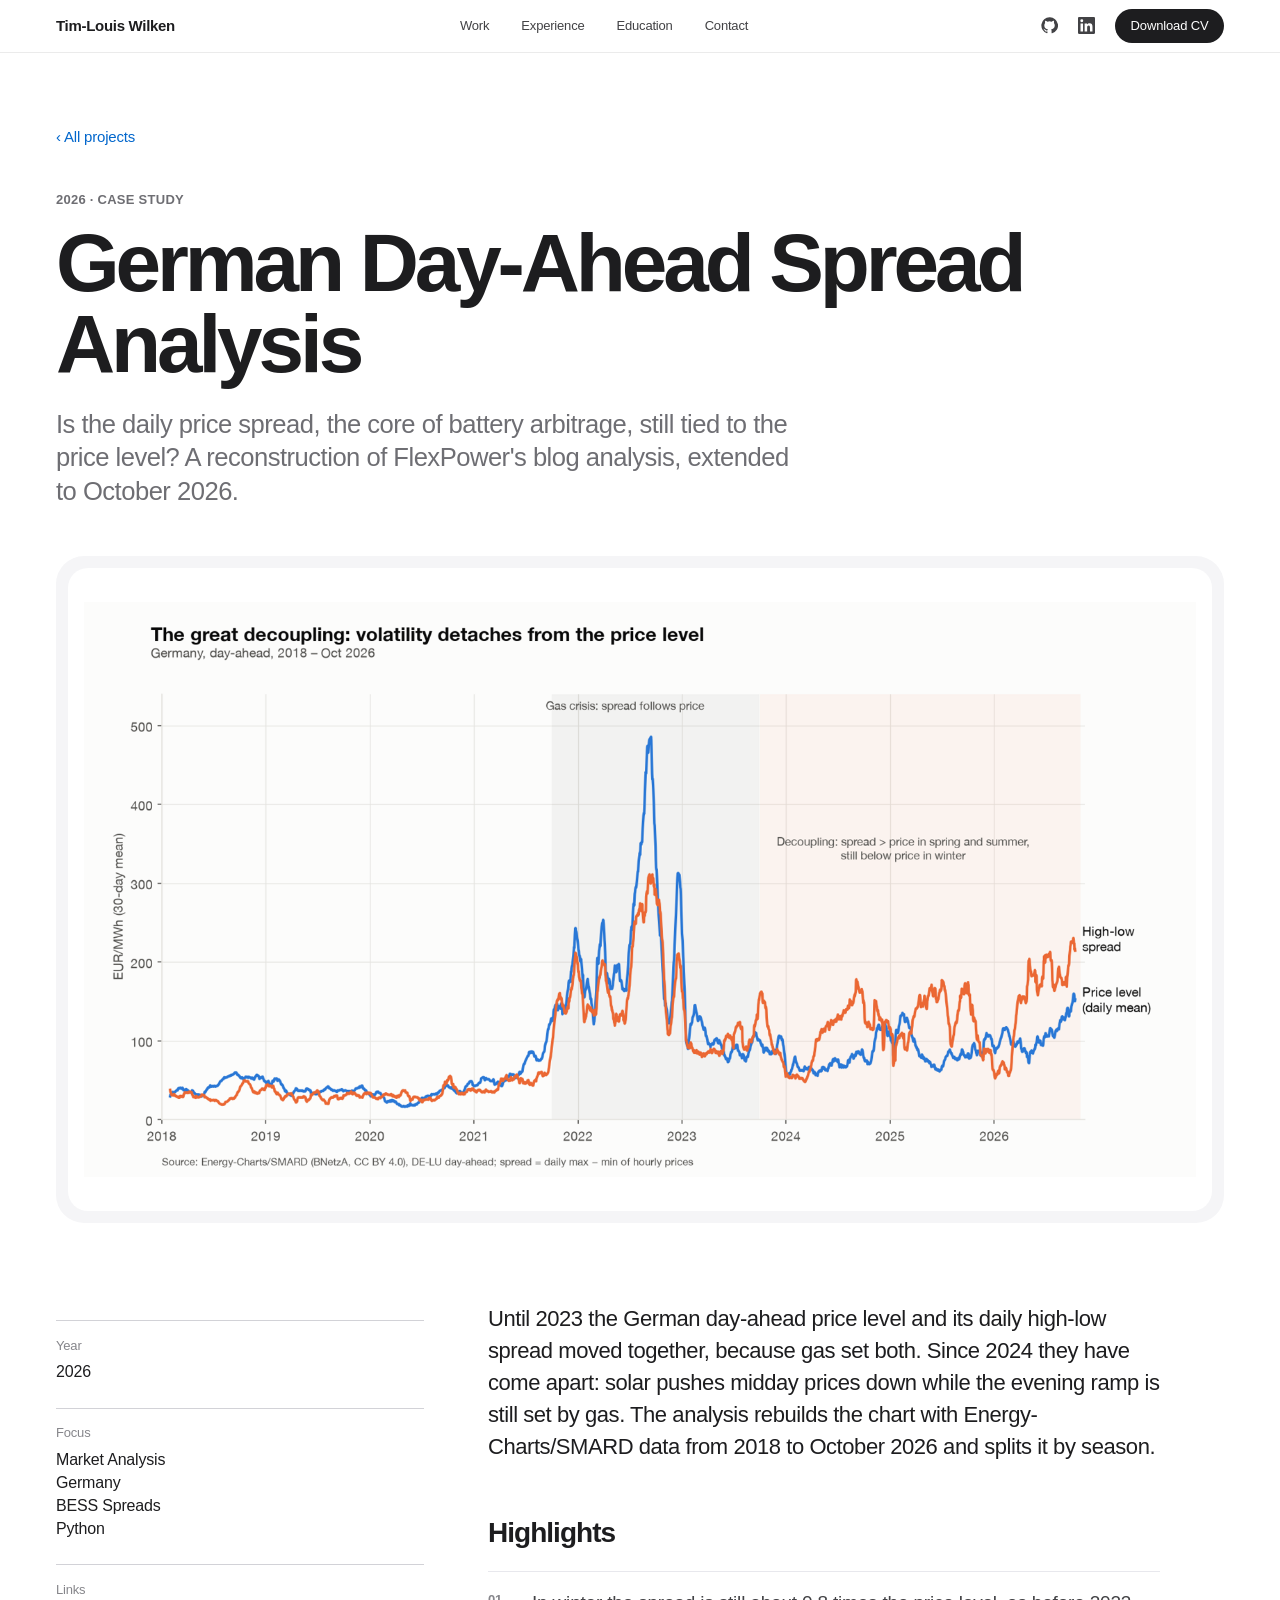
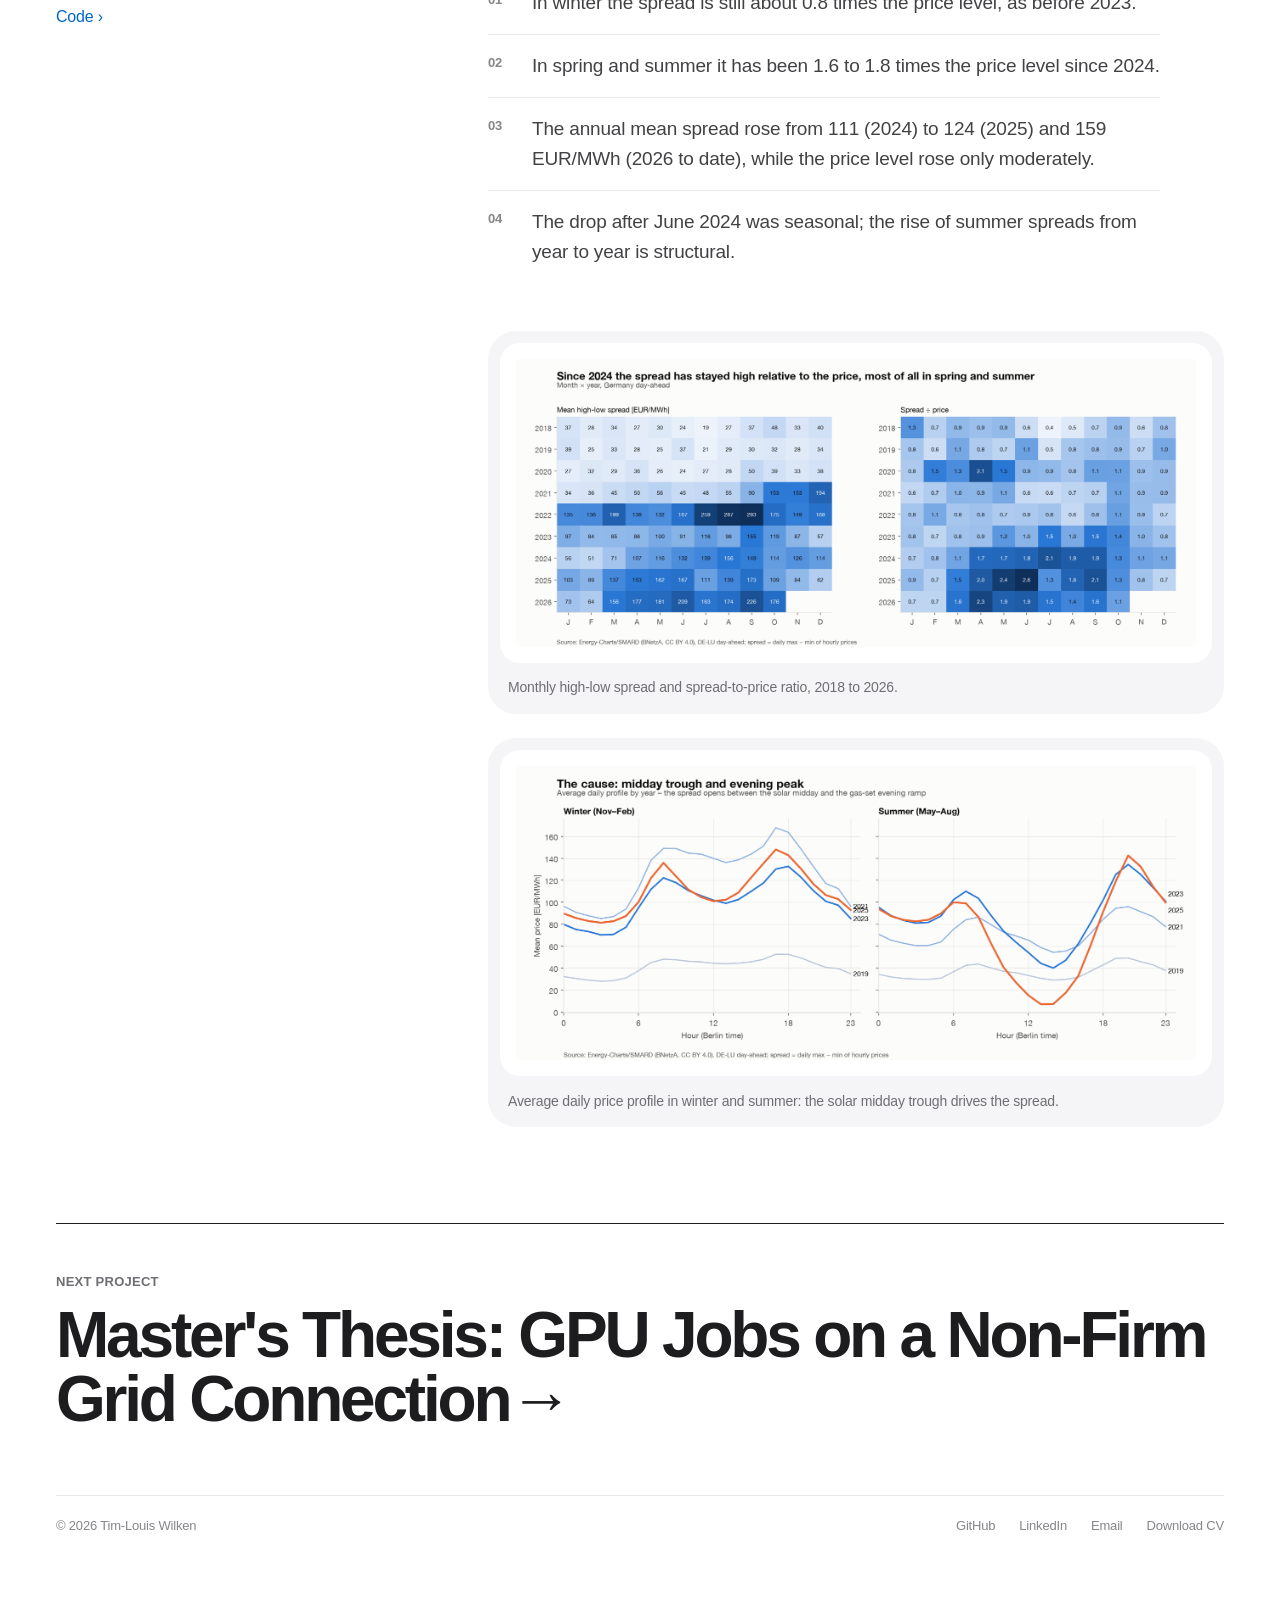
<file: projects/german-spread-analysis.html>
<!DOCTYPE html>
<html lang="en">
<head>
  <meta charset="UTF-8">
  <meta name="viewport" content="width=device-width, initial-scale=1">
  <title>German Day-Ahead Spread Analysis | Tim-Louis Wilken</title>
  <meta name="description" content="Is the daily price spread, the core of battery arbitrage, still tied to the price level? A reconstruction of FlexPower&#x27;s blog analysis, extended to October 2026.">
  <meta name="theme-color" content="#ffffff">
  <link rel="icon" href="../favicon.svg" type="image/svg+xml">
  <link rel="stylesheet" href="../style.css">
</head>
<body>
<nav class="nav">
  <div class="container nav-inner">
    <a href="../index.html" class="brand">Tim-Louis Wilken</a>
    <div class="nav-links">
      <a href="../index.html#projects">Work</a>
      <a href="../index.html#experience">Experience</a>
      <a href="../index.html#education">Education</a>
      <a href="../index.html#contact">Contact</a>
    </div>
    <div class="nav-actions">
      <a class="icon-link" href="https://github.com/TimLouisWilken" target="_blank" rel="noreferrer" aria-label="GitHub"><svg viewBox="0 0 24 24" fill="currentColor" aria-hidden="true"><path d="M12 .5a11.5 11.5 0 0 0-3.64 22.41c.58.11.79-.25.79-.56v-2c-3.2.7-3.88-1.37-3.88-1.37-.53-1.33-1.28-1.69-1.28-1.69-1.05-.71.08-.7.08-.7 1.16.08 1.77 1.19 1.77 1.19 1.03 1.77 2.7 1.26 3.36.96.1-.75.4-1.26.73-1.55-2.55-.29-5.24-1.28-5.24-5.68 0-1.26.45-2.28 1.19-3.09-.12-.29-.52-1.46.11-3.05 0 0 .97-.31 3.17 1.18a10.9 10.9 0 0 1 5.77 0c2.2-1.49 3.17-1.18 3.17-1.18.63 1.59.23 2.76.11 3.05.74.81 1.19 1.83 1.19 3.09 0 4.41-2.69 5.38-5.26 5.67.41.36.78 1.06.78 2.14v3.17c0 .31.21.68.8.56A11.5 11.5 0 0 0 12 .5Z"/></svg></a>
      <a class="icon-link" href="https://linkedin.com/in/tim-louis-wilken" target="_blank" rel="noreferrer" aria-label="LinkedIn"><svg viewBox="0 0 24 24" fill="currentColor" aria-hidden="true"><path d="M20.45 20.45h-3.55v-5.57c0-1.33-.03-3.04-1.85-3.04-1.86 0-2.14 1.45-2.14 2.94v5.67H9.35V9h3.41v1.56h.05c.48-.9 1.64-1.85 3.37-1.85 3.6 0 4.27 2.37 4.27 5.45v6.29ZM5.34 7.43a2.06 2.06 0 1 1 0-4.12 2.06 2.06 0 0 1 0 4.12ZM7.12 20.45H3.56V9h3.56v11.45ZM22.22 0H1.77C.79 0 0 .77 0 1.73v20.54C0 23.23.79 24 1.77 24h20.45c.98 0 1.78-.77 1.78-1.73V1.73C24 .77 23.2 0 22.22 0Z"/></svg></a>
      <a class="btn btn-primary btn-sm" href="../cv.pdf" download="CV_Tim-Louis_Wilken.pdf">Download CV</a>
    </div>
  </div>
</nav>
<main class="container case">
  <a class="back" href="../index.html#projects">‹ All projects</a>
  <header class="case-head">
    <p class="kicker">2026 · Case study</p>
    <h1>German Day-Ahead Spread Analysis</h1>
    <p class="summary">Is the daily price spread, the core of battery arbitrage, still tied to the price level? A reconstruction of FlexPower&#x27;s blog analysis, extended to October 2026.</p>
  </header>
  <div class="case-cover">
    <div class="cover detail-cover"><img src="../images/projects/spread.png" alt="German day-ahead high-low spread versus price level, 2018 to 2026" loading="lazy"></div>
  </div>
  <div class="case-grid">
    <dl class="case-meta">
      <div><dt>Year</dt><dd>2026</dd></div>
      <div><dt>Focus</dt><dd>Market Analysis<br>Germany<br>BESS Spreads<br>Python</dd></div>
      <div><dt>Links</dt><dd><a href="https://github.com/TimLouisWilken/de-price-decoupling" target="_blank" rel="noreferrer">Code</a></dd></div>
      
    </dl>
    <div>
      <div class="prose">
        <p>Until 2023 the German day-ahead price level and its daily high-low spread moved together, because gas set both. Since 2024 they have come apart: solar pushes midday prices down while the evening ramp is still set by gas. The analysis rebuilds the chart with Energy-Charts/SMARD data from 2018 to October 2026 and splits it by season.</p>
        <h2>Highlights</h2>
        <ul><li>In winter the spread is still about 0.8 times the price level, as before 2023.</li><li>In spring and summer it has been 1.6 to 1.8 times the price level since 2024.</li><li>The annual mean spread rose from 111 (2024) to 124 (2025) and 159 EUR/MWh (2026 to date), while the price level rose only moderately.</li><li>The drop after June 2024 was seasonal; the rise of summer spreads from year to year is structural.</li></ul>
      </div>
      <div class="gallery"><figure><img src="../images/projects/spread-heatmap.png" alt="Monthly high-low spread and spread-to-price ratio, 2018 to 2026." loading="lazy"><figcaption>Monthly high-low spread and spread-to-price ratio, 2018 to 2026.</figcaption></figure><figure><img src="../images/projects/spread-hourly.png" alt="Average daily price profile in winter and summer: the solar midday trough drives the spread." loading="lazy"><figcaption>Average daily price profile in winter and summer: the solar midday trough drives the spread.</figcaption></figure></div>
    </div>
  </div>
  <a class="next" href="masters-thesis.html">
    <span class="kicker">Next project</span>
    <span class="title">Master&#x27;s Thesis: GPU Jobs on a Non-Firm Grid Connection</span>
  </a>
</main>
<footer class="container contact" style="padding-top: 0; border-top: 0;">
  <div class="footer-inner">
    <p>© 2026 Tim-Louis Wilken</p>
    <div class="footer-links">
      <a href="https://github.com/TimLouisWilken" target="_blank" rel="noreferrer">GitHub</a>
      <a href="https://linkedin.com/in/tim-louis-wilken" target="_blank" rel="noreferrer">LinkedIn</a>
      <a href="mailto:timlouis.wilken@gmail.com">Email</a>
      <a href="../cv.pdf" download="CV_Tim-Louis_Wilken.pdf">Download CV</a>
    </div>
  </div>
</footer>
</body>
</html>
</file>
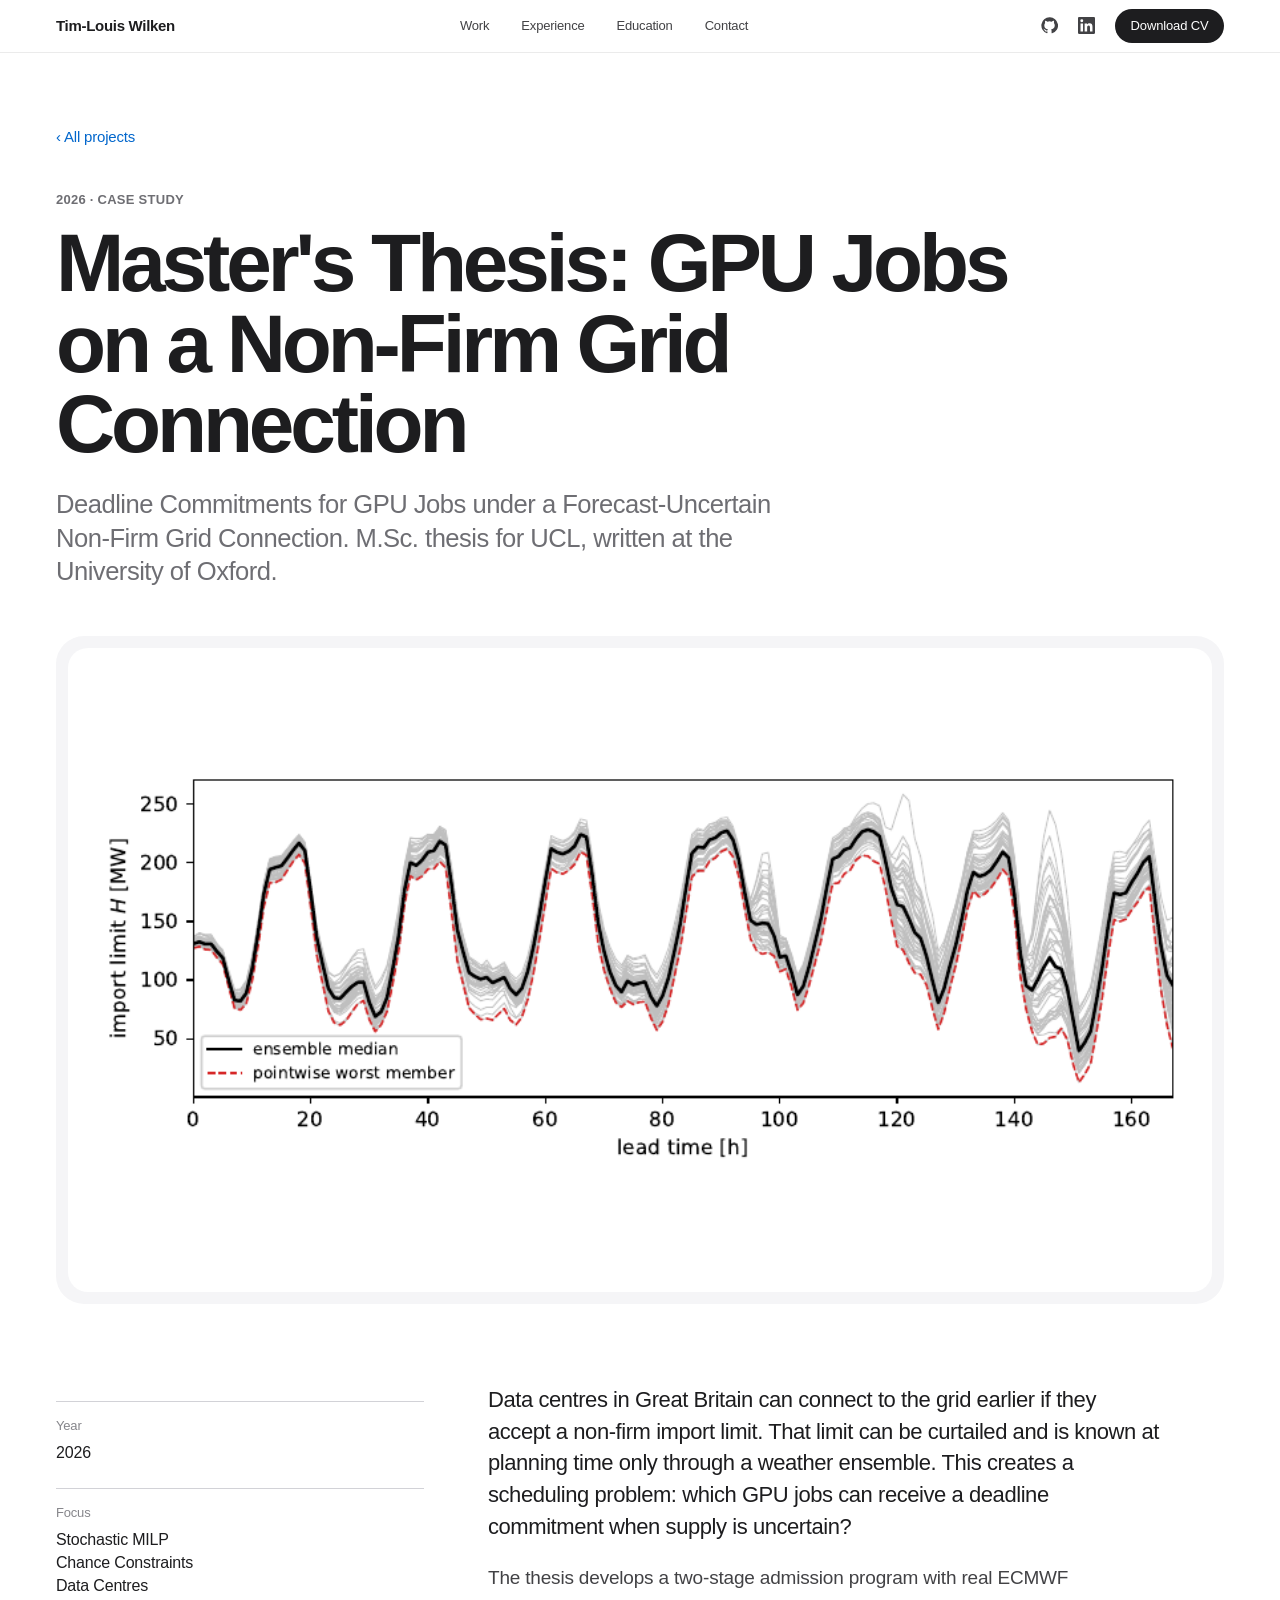
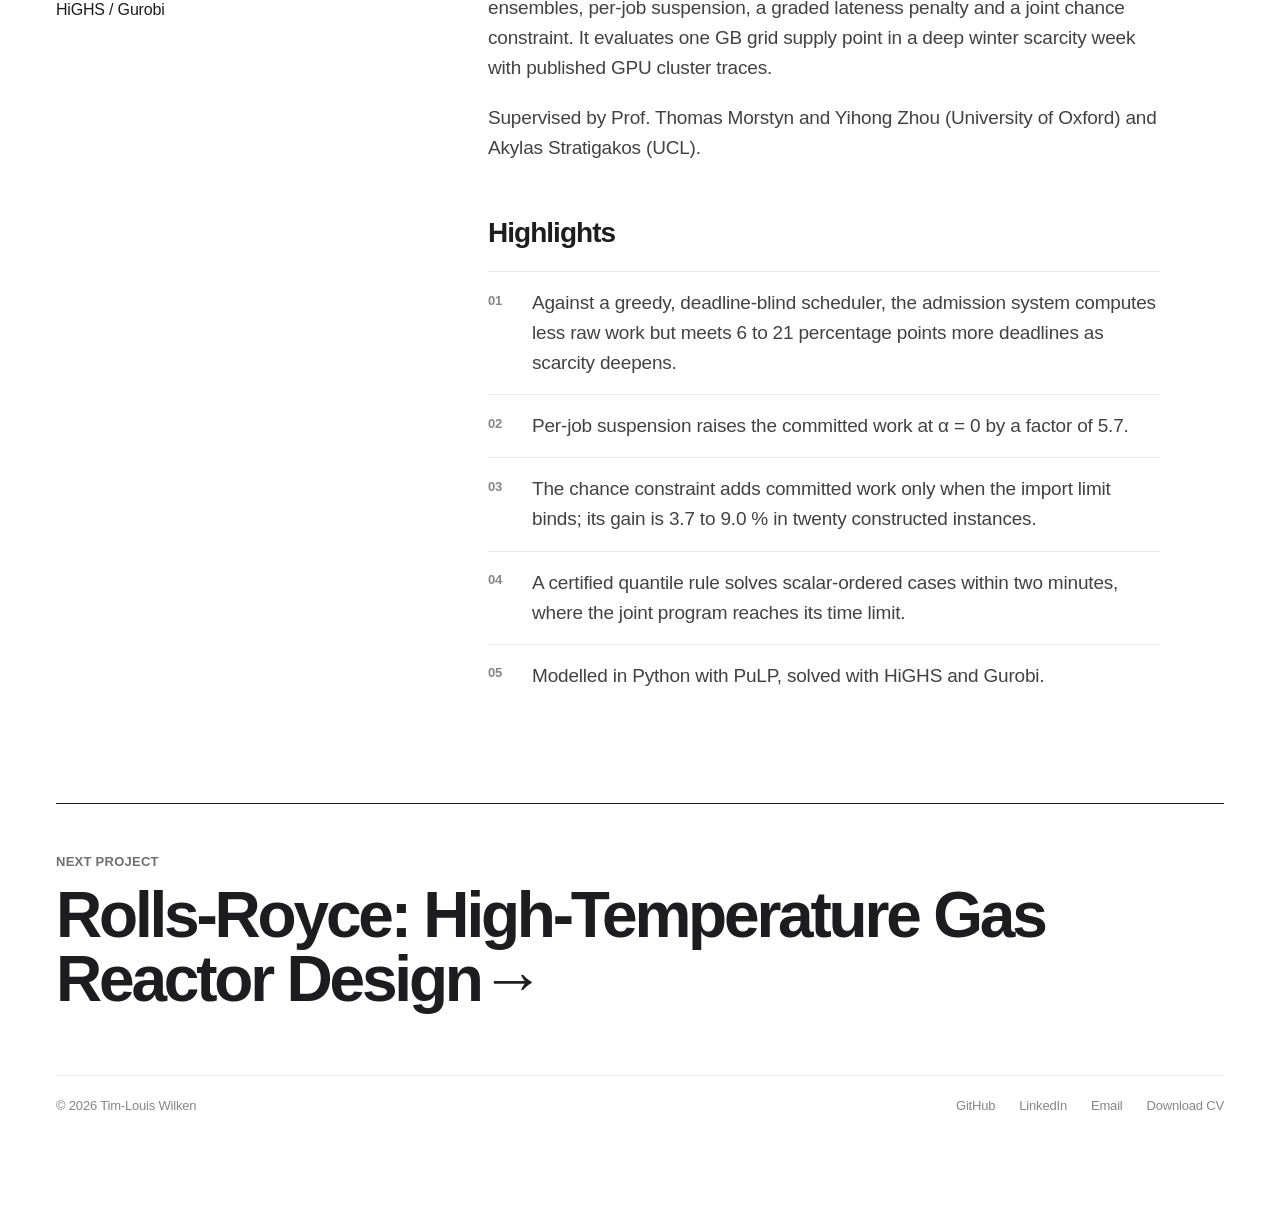
<file: projects/masters-thesis.html>
<!DOCTYPE html>
<html lang="en">
<head>
  <meta charset="UTF-8">
  <meta name="viewport" content="width=device-width, initial-scale=1">
  <title>Master&#x27;s Thesis: GPU Jobs on a Non-Firm Grid Connection | Tim-Louis Wilken</title>
  <meta name="description" content="Deadline Commitments for GPU Jobs under a Forecast-Uncertain Non-Firm Grid Connection. M.Sc. thesis for UCL, written at the University of Oxford.">
  <meta name="theme-color" content="#ffffff">
  <link rel="icon" href="../favicon.svg" type="image/svg+xml">
  <link rel="stylesheet" href="../style.css">
</head>
<body>
<nav class="nav">
  <div class="container nav-inner">
    <a href="../index.html" class="brand">Tim-Louis Wilken</a>
    <div class="nav-links">
      <a href="../index.html#projects">Work</a>
      <a href="../index.html#experience">Experience</a>
      <a href="../index.html#education">Education</a>
      <a href="../index.html#contact">Contact</a>
    </div>
    <div class="nav-actions">
      <a class="icon-link" href="https://github.com/TimLouisWilken" target="_blank" rel="noreferrer" aria-label="GitHub"><svg viewBox="0 0 24 24" fill="currentColor" aria-hidden="true"><path d="M12 .5a11.5 11.5 0 0 0-3.64 22.41c.58.11.79-.25.79-.56v-2c-3.2.7-3.88-1.37-3.88-1.37-.53-1.33-1.28-1.69-1.28-1.69-1.05-.71.08-.7.08-.7 1.16.08 1.77 1.19 1.77 1.19 1.03 1.77 2.7 1.26 3.36.96.1-.75.4-1.26.73-1.55-2.55-.29-5.24-1.28-5.24-5.68 0-1.26.45-2.28 1.19-3.09-.12-.29-.52-1.46.11-3.05 0 0 .97-.31 3.17 1.18a10.9 10.9 0 0 1 5.77 0c2.2-1.49 3.17-1.18 3.17-1.18.63 1.59.23 2.76.11 3.05.74.81 1.19 1.83 1.19 3.09 0 4.41-2.69 5.38-5.26 5.67.41.36.78 1.06.78 2.14v3.17c0 .31.21.68.8.56A11.5 11.5 0 0 0 12 .5Z"/></svg></a>
      <a class="icon-link" href="https://linkedin.com/in/tim-louis-wilken" target="_blank" rel="noreferrer" aria-label="LinkedIn"><svg viewBox="0 0 24 24" fill="currentColor" aria-hidden="true"><path d="M20.45 20.45h-3.55v-5.57c0-1.33-.03-3.04-1.85-3.04-1.86 0-2.14 1.45-2.14 2.94v5.67H9.35V9h3.41v1.56h.05c.48-.9 1.64-1.85 3.37-1.85 3.6 0 4.27 2.37 4.27 5.45v6.29ZM5.34 7.43a2.06 2.06 0 1 1 0-4.12 2.06 2.06 0 0 1 0 4.12ZM7.12 20.45H3.56V9h3.56v11.45ZM22.22 0H1.77C.79 0 0 .77 0 1.73v20.54C0 23.23.79 24 1.77 24h20.45c.98 0 1.78-.77 1.78-1.73V1.73C24 .77 23.2 0 22.22 0Z"/></svg></a>
      <a class="btn btn-primary btn-sm" href="../cv.pdf" download="CV_Tim-Louis_Wilken.pdf">Download CV</a>
    </div>
  </div>
</nav>
<main class="container case">
  <a class="back" href="../index.html#projects">‹ All projects</a>
  <header class="case-head">
    <p class="kicker">2026 · Case study</p>
    <h1>Master&#x27;s Thesis: GPU Jobs on a Non-Firm Grid Connection</h1>
    <p class="summary">Deadline Commitments for GPU Jobs under a Forecast-Uncertain Non-Firm Grid Connection. M.Sc. thesis for UCL, written at the University of Oxford.</p>
  </header>
  <div class="case-cover">
    <div class="cover detail-cover"><img src="../images/projects/thesis.png" alt="ECMWF ensemble of the curtailable grid import limit over one week" loading="lazy"></div>
  </div>
  <div class="case-grid">
    <dl class="case-meta">
      <div><dt>Year</dt><dd>2026</dd></div>
      <div><dt>Focus</dt><dd>Stochastic MILP<br>Chance Constraints<br>Data Centres<br>HiGHS / Gurobi</dd></div>
      
      
    </dl>
    <div>
      <div class="prose">
        <p>Data centres in Great Britain can connect to the grid earlier if they accept a non-firm import limit. That limit can be curtailed and is known at planning time only through a weather ensemble. This creates a scheduling problem: which GPU jobs can receive a deadline commitment when supply is uncertain?</p><p>The thesis develops a two-stage admission program with real ECMWF ensembles, per-job suspension, a graded lateness penalty and a joint chance constraint. It evaluates one GB grid supply point in a deep winter scarcity week with published GPU cluster traces.</p><p>Supervised by Prof. Thomas Morstyn and Yihong Zhou (University of Oxford) and Akylas Stratigakos (UCL).</p>
        <h2>Highlights</h2>
        <ul><li>Against a greedy, deadline-blind scheduler, the admission system computes less raw work but meets 6 to 21 percentage points more deadlines as scarcity deepens.</li><li>Per-job suspension raises the committed work at α = 0 by a factor of 5.7.</li><li>The chance constraint adds committed work only when the import limit binds; its gain is 3.7 to 9.0&nbsp;% in twenty constructed instances.</li><li>A certified quantile rule solves scalar-ordered cases within two minutes, where the joint program reaches its time limit.</li><li>Modelled in Python with PuLP, solved with HiGHS and Gurobi.</li></ul>
      </div>
      
    </div>
  </div>
  <a class="next" href="rolls-royce-fission-project.html">
    <span class="kicker">Next project</span>
    <span class="title">Rolls-Royce: High-Temperature Gas Reactor Design</span>
  </a>
</main>
<footer class="container contact" style="padding-top: 0; border-top: 0;">
  <div class="footer-inner">
    <p>© 2026 Tim-Louis Wilken</p>
    <div class="footer-links">
      <a href="https://github.com/TimLouisWilken" target="_blank" rel="noreferrer">GitHub</a>
      <a href="https://linkedin.com/in/tim-louis-wilken" target="_blank" rel="noreferrer">LinkedIn</a>
      <a href="mailto:timlouis.wilken@gmail.com">Email</a>
      <a href="../cv.pdf" download="CV_Tim-Louis_Wilken.pdf">Download CV</a>
    </div>
  </div>
</footer>
</body>
</html>
</file>
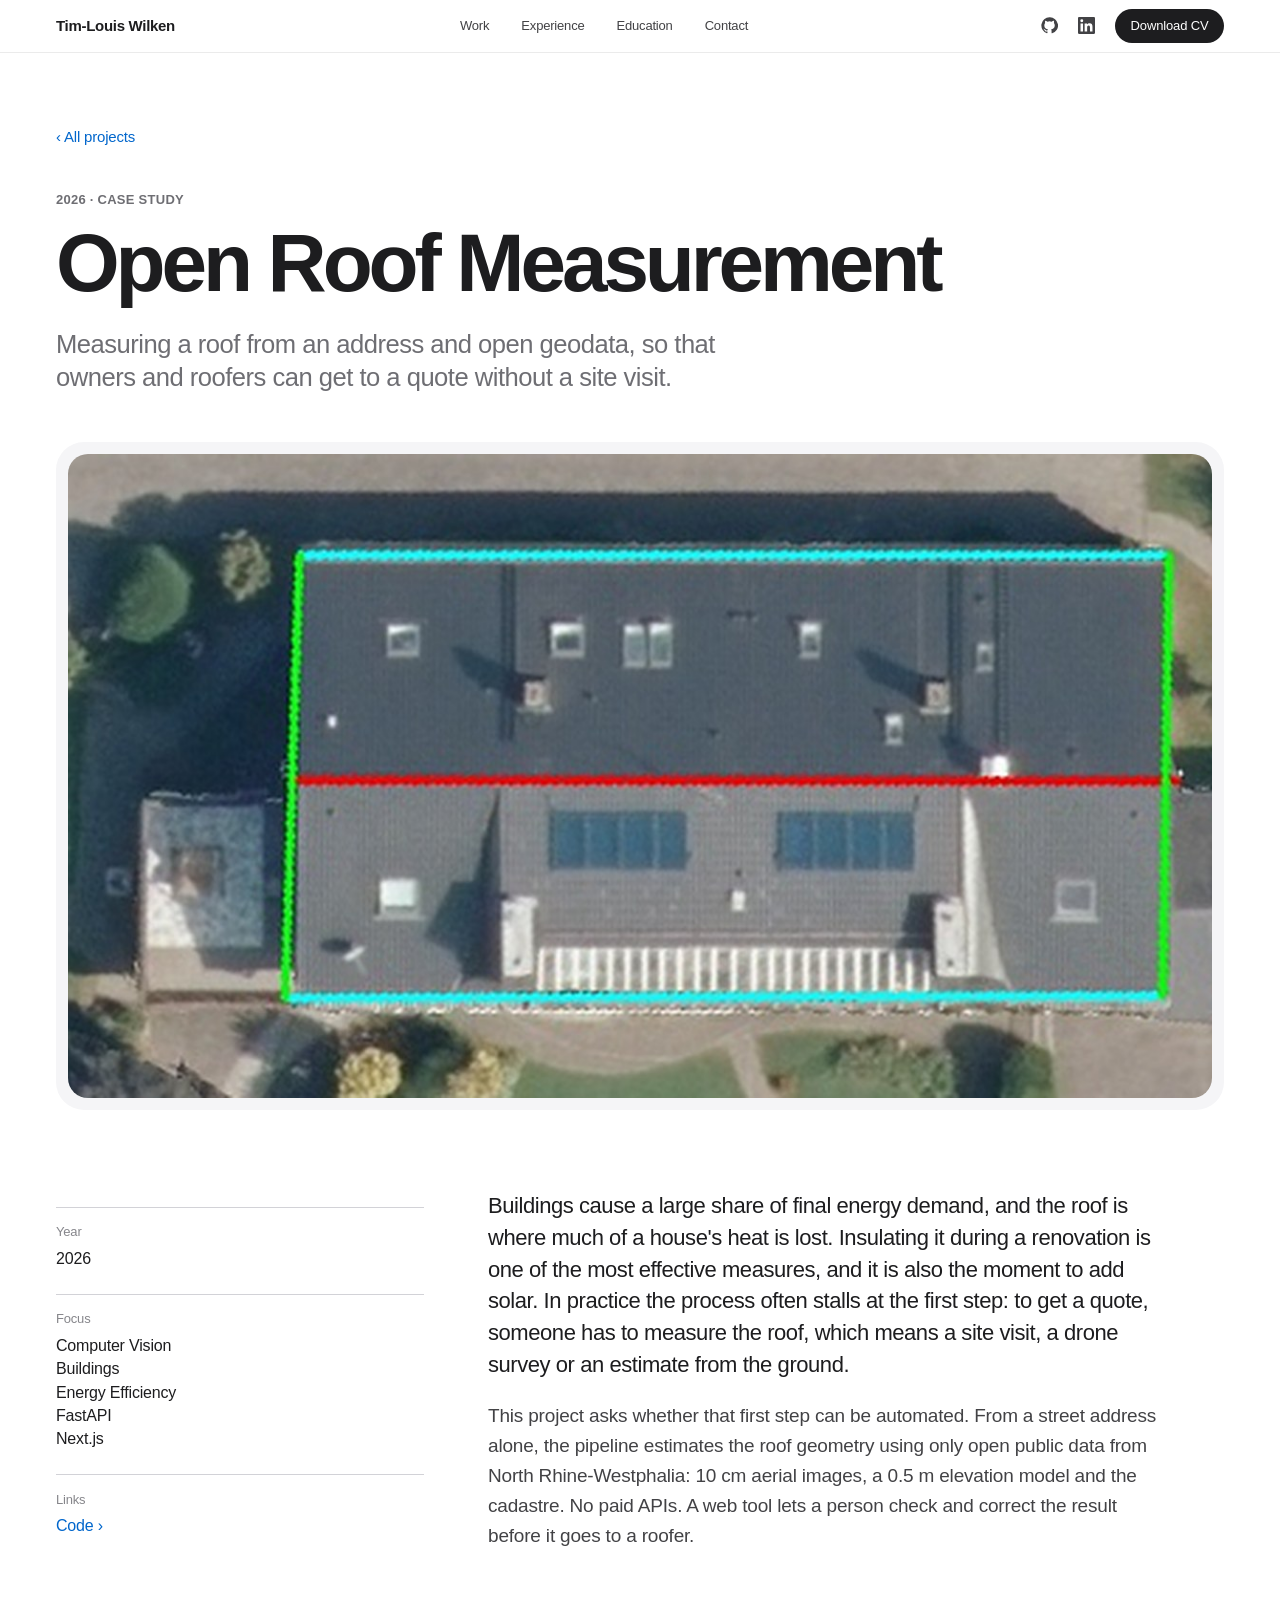
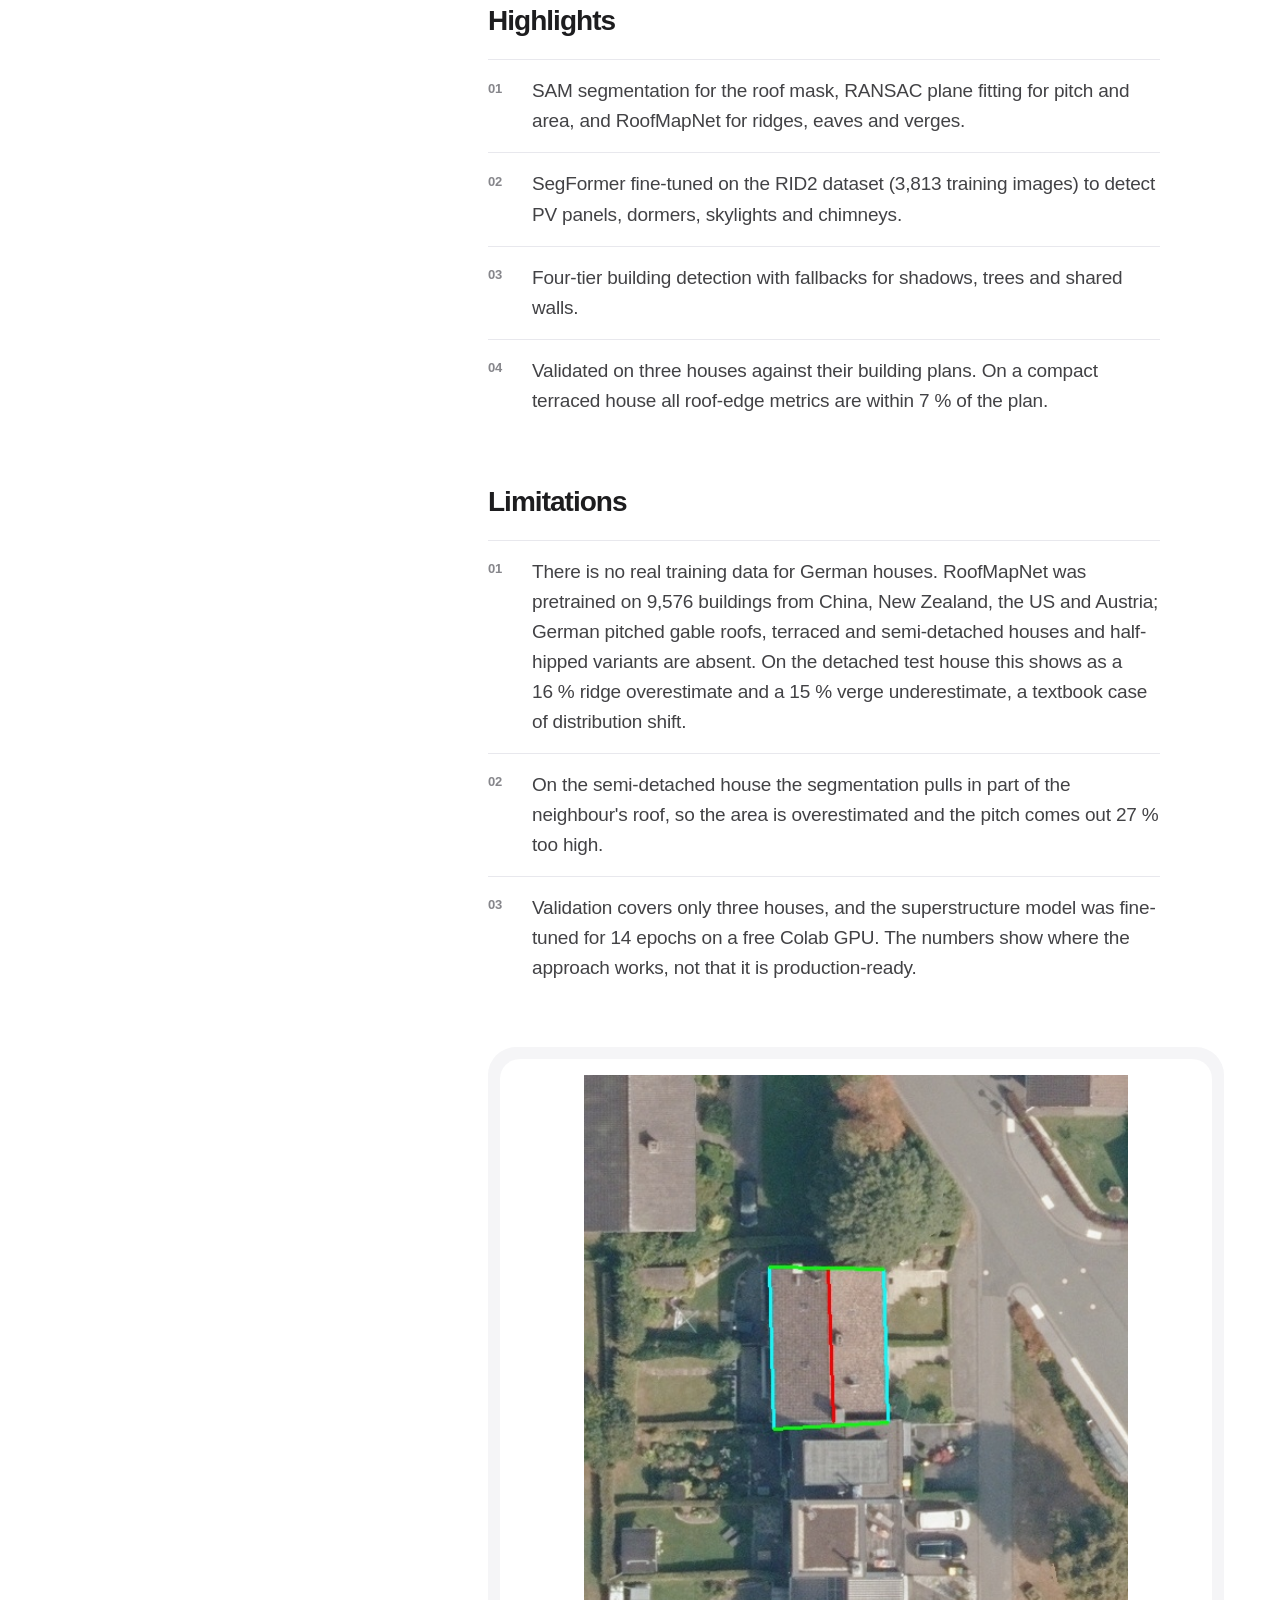
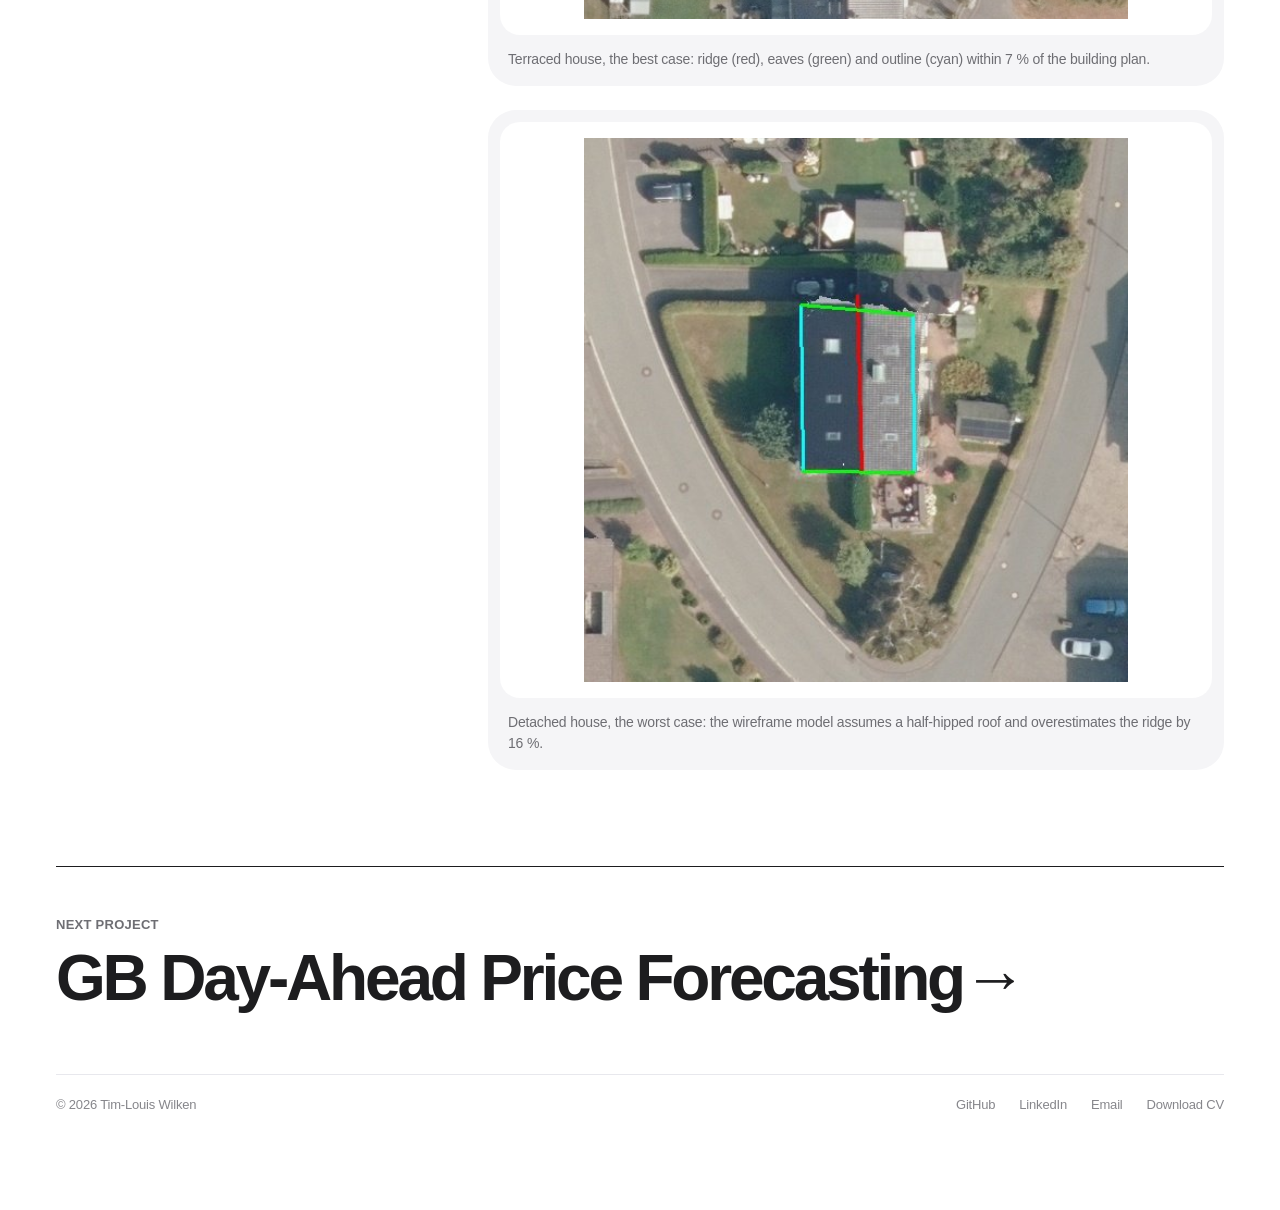
<file: projects/open-roof-measurement.html>
<!DOCTYPE html>
<html lang="en">
<head>
  <meta charset="UTF-8">
  <meta name="viewport" content="width=device-width, initial-scale=1">
  <title>Open Roof Measurement | Tim-Louis Wilken</title>
  <meta name="description" content="Measuring a roof from an address and open geodata, so that owners and roofers can get to a quote without a site visit.">
  <meta name="theme-color" content="#ffffff">
  <link rel="icon" href="../favicon.svg" type="image/svg+xml">
  <link rel="stylesheet" href="../style.css">
</head>
<body>
<nav class="nav">
  <div class="container nav-inner">
    <a href="../index.html" class="brand">Tim-Louis Wilken</a>
    <div class="nav-links">
      <a href="../index.html#projects">Work</a>
      <a href="../index.html#experience">Experience</a>
      <a href="../index.html#education">Education</a>
      <a href="../index.html#contact">Contact</a>
    </div>
    <div class="nav-actions">
      <a class="icon-link" href="https://github.com/TimLouisWilken" target="_blank" rel="noreferrer" aria-label="GitHub"><svg viewBox="0 0 24 24" fill="currentColor" aria-hidden="true"><path d="M12 .5a11.5 11.5 0 0 0-3.64 22.41c.58.11.79-.25.79-.56v-2c-3.2.7-3.88-1.37-3.88-1.37-.53-1.33-1.28-1.69-1.28-1.69-1.05-.71.08-.7.08-.7 1.16.08 1.77 1.19 1.77 1.19 1.03 1.77 2.7 1.26 3.36.96.1-.75.4-1.26.73-1.55-2.55-.29-5.24-1.28-5.24-5.68 0-1.26.45-2.28 1.19-3.09-.12-.29-.52-1.46.11-3.05 0 0 .97-.31 3.17 1.18a10.9 10.9 0 0 1 5.77 0c2.2-1.49 3.17-1.18 3.17-1.18.63 1.59.23 2.76.11 3.05.74.81 1.19 1.83 1.19 3.09 0 4.41-2.69 5.38-5.26 5.67.41.36.78 1.06.78 2.14v3.17c0 .31.21.68.8.56A11.5 11.5 0 0 0 12 .5Z"/></svg></a>
      <a class="icon-link" href="https://linkedin.com/in/tim-louis-wilken" target="_blank" rel="noreferrer" aria-label="LinkedIn"><svg viewBox="0 0 24 24" fill="currentColor" aria-hidden="true"><path d="M20.45 20.45h-3.55v-5.57c0-1.33-.03-3.04-1.85-3.04-1.86 0-2.14 1.45-2.14 2.94v5.67H9.35V9h3.41v1.56h.05c.48-.9 1.64-1.85 3.37-1.85 3.6 0 4.27 2.37 4.27 5.45v6.29ZM5.34 7.43a2.06 2.06 0 1 1 0-4.12 2.06 2.06 0 0 1 0 4.12ZM7.12 20.45H3.56V9h3.56v11.45ZM22.22 0H1.77C.79 0 0 .77 0 1.73v20.54C0 23.23.79 24 1.77 24h20.45c.98 0 1.78-.77 1.78-1.73V1.73C24 .77 23.2 0 22.22 0Z"/></svg></a>
      <a class="btn btn-primary btn-sm" href="../cv.pdf" download="CV_Tim-Louis_Wilken.pdf">Download CV</a>
    </div>
  </div>
</nav>
<main class="container case">
  <a class="back" href="../index.html#projects">‹ All projects</a>
  <header class="case-head">
    <p class="kicker">2026 · Case study</p>
    <h1>Open Roof Measurement</h1>
    <p class="summary">Measuring a roof from an address and open geodata, so that owners and roofers can get to a quote without a site visit.</p>
  </header>
  <div class="case-cover">
    <div class="cover detail-cover"><img class="fill" style="object-position: center center;" src="../images/projects/openroof-s1.jpg" alt="Detected roof outline, ridge and PV panels on an aerial image" loading="lazy"></div>
  </div>
  <div class="case-grid">
    <dl class="case-meta">
      <div><dt>Year</dt><dd>2026</dd></div>
      <div><dt>Focus</dt><dd>Computer Vision<br>Buildings<br>Energy Efficiency<br>FastAPI<br>Next.js</dd></div>
      <div><dt>Links</dt><dd><a href="https://github.com/TimLouisWilken/open-roof-measure" target="_blank" rel="noreferrer">Code</a></dd></div>
      
    </dl>
    <div>
      <div class="prose">
        <p>Buildings cause a large share of final energy demand, and the roof is where much of a house&#x27;s heat is lost. Insulating it during a renovation is one of the most effective measures, and it is also the moment to add solar. In practice the process often stalls at the first step: to get a quote, someone has to measure the roof, which means a site visit, a drone survey or an estimate from the ground.</p><p>This project asks whether that first step can be automated. From a street address alone, the pipeline estimates the roof geometry using only open public data from North Rhine-Westphalia: 10 cm aerial images, a 0.5 m elevation model and the cadastre. No paid APIs. A web tool lets a person check and correct the result before it goes to a roofer.</p>
        <h2>Highlights</h2>
        <ul><li>SAM segmentation for the roof mask, RANSAC plane fitting for pitch and area, and RoofMapNet for ridges, eaves and verges.</li><li>SegFormer fine-tuned on the RID2 dataset (3,813 training images) to detect PV panels, dormers, skylights and chimneys.</li><li>Four-tier building detection with fallbacks for shadows, trees and shared walls.</li><li>Validated on three houses against their building plans. On a compact terraced house all roof-edge metrics are within 7&nbsp;% of the plan.</li></ul><h2>Limitations</h2><ul><li>There is no real training data for German houses. RoofMapNet was pretrained on 9,576 buildings from China, New Zealand, the US and Austria; German pitched gable roofs, terraced and semi-detached houses and half-hipped variants are absent. On the detached test house this shows as a 16&nbsp;% ridge overestimate and a 15&nbsp;% verge underestimate, a textbook case of distribution shift.</li><li>On the semi-detached house the segmentation pulls in part of the neighbour&#x27;s roof, so the area is overestimated and the pitch comes out 27&nbsp;% too high.</li><li>Validation covers only three houses, and the superstructure model was fine-tuned for 14 epochs on a free Colab GPU. The numbers show where the approach works, not that it is production-ready.</li></ul>
      </div>
      <div class="gallery"><figure><img src="../images/projects/openroof.jpg" alt="Terraced house, the best case: ridge (red), eaves (green) and outline (cyan) within 7&nbsp;% of the building plan." loading="lazy"><figcaption>Terraced house, the best case: ridge (red), eaves (green) and outline (cyan) within 7&nbsp;% of the building plan.</figcaption></figure><figure><img src="../images/projects/openroof-s3.jpg" alt="Detached house, the worst case: the wireframe model assumes a half-hipped roof and overestimates the ridge by 16&nbsp;%." loading="lazy"><figcaption>Detached house, the worst case: the wireframe model assumes a half-hipped roof and overestimates the ridge by 16&nbsp;%.</figcaption></figure></div>
    </div>
  </div>
  <a class="next" href="gb-dayahead-forecast.html">
    <span class="kicker">Next project</span>
    <span class="title">GB Day-Ahead Price Forecasting</span>
  </a>
</main>
<footer class="container contact" style="padding-top: 0; border-top: 0;">
  <div class="footer-inner">
    <p>© 2026 Tim-Louis Wilken</p>
    <div class="footer-links">
      <a href="https://github.com/TimLouisWilken" target="_blank" rel="noreferrer">GitHub</a>
      <a href="https://linkedin.com/in/tim-louis-wilken" target="_blank" rel="noreferrer">LinkedIn</a>
      <a href="mailto:timlouis.wilken@gmail.com">Email</a>
      <a href="../cv.pdf" download="CV_Tim-Louis_Wilken.pdf">Download CV</a>
    </div>
  </div>
</footer>
</body>
</html>
</file>
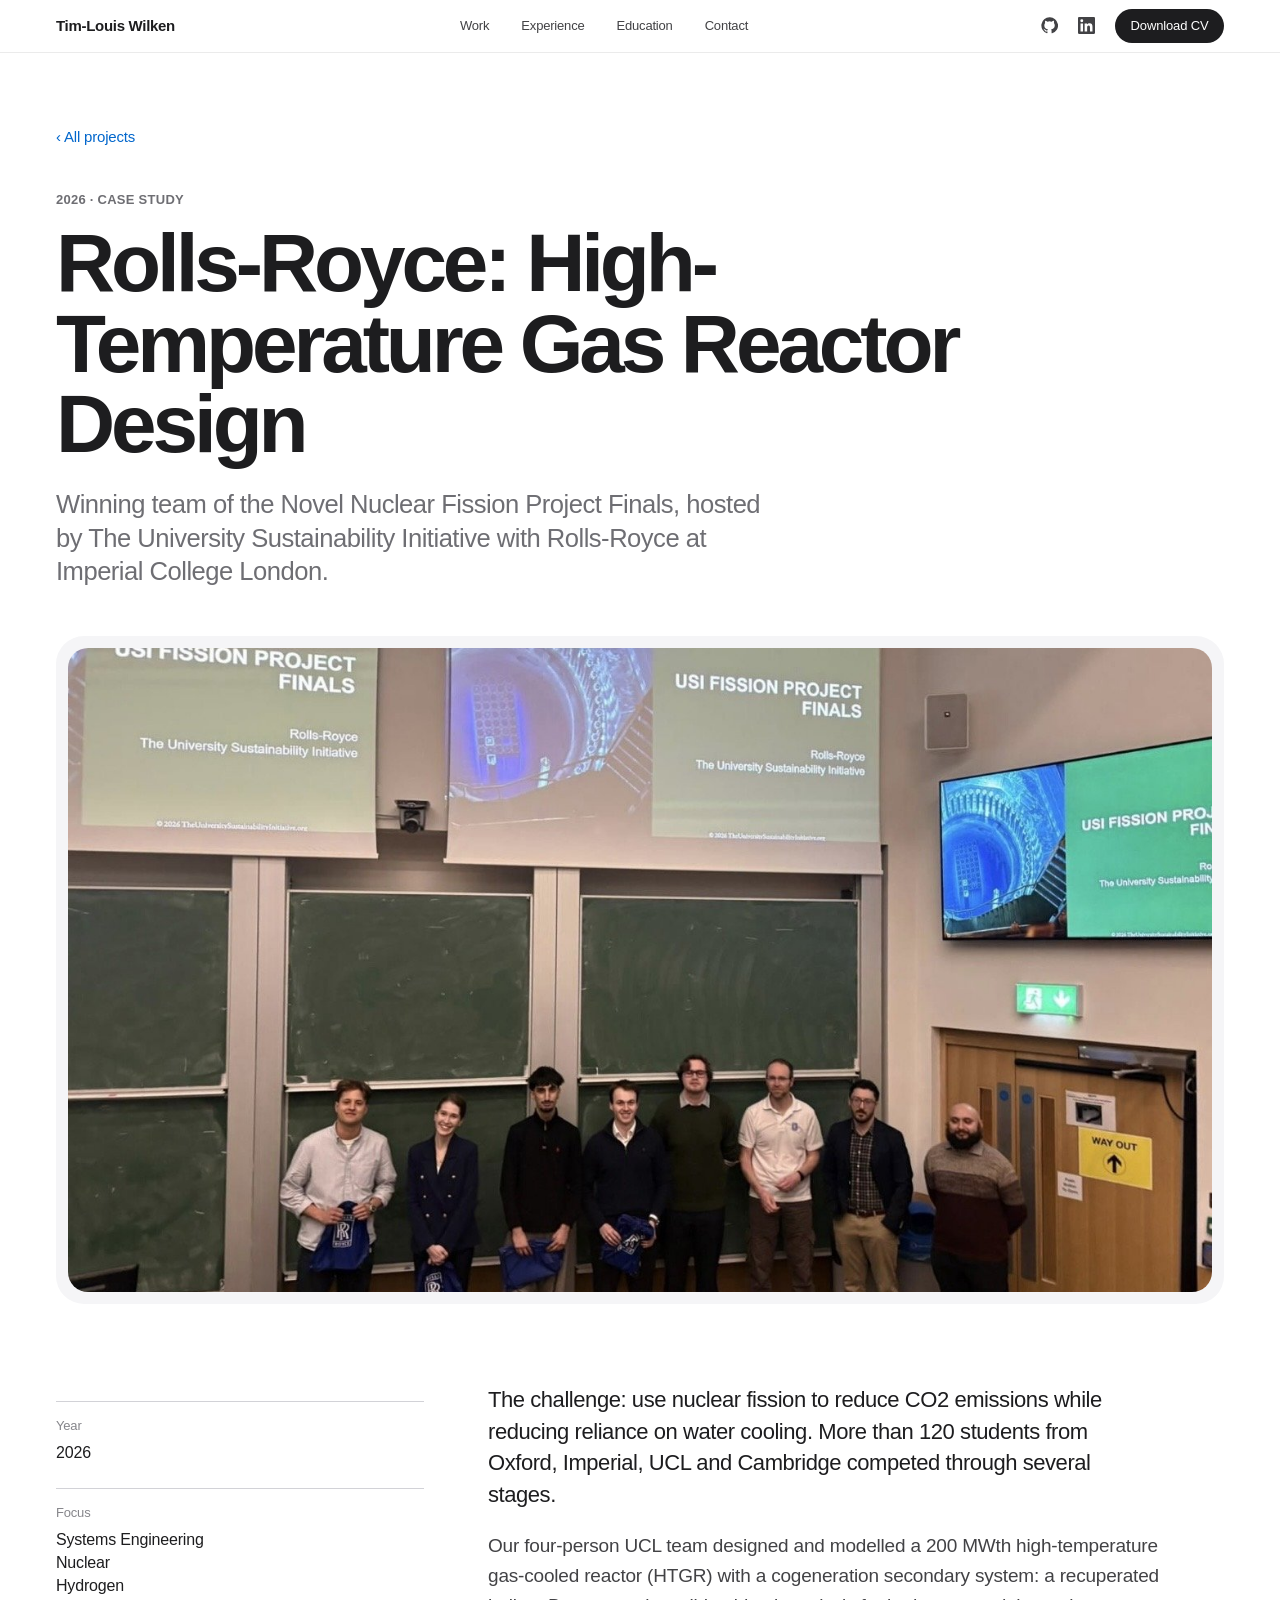
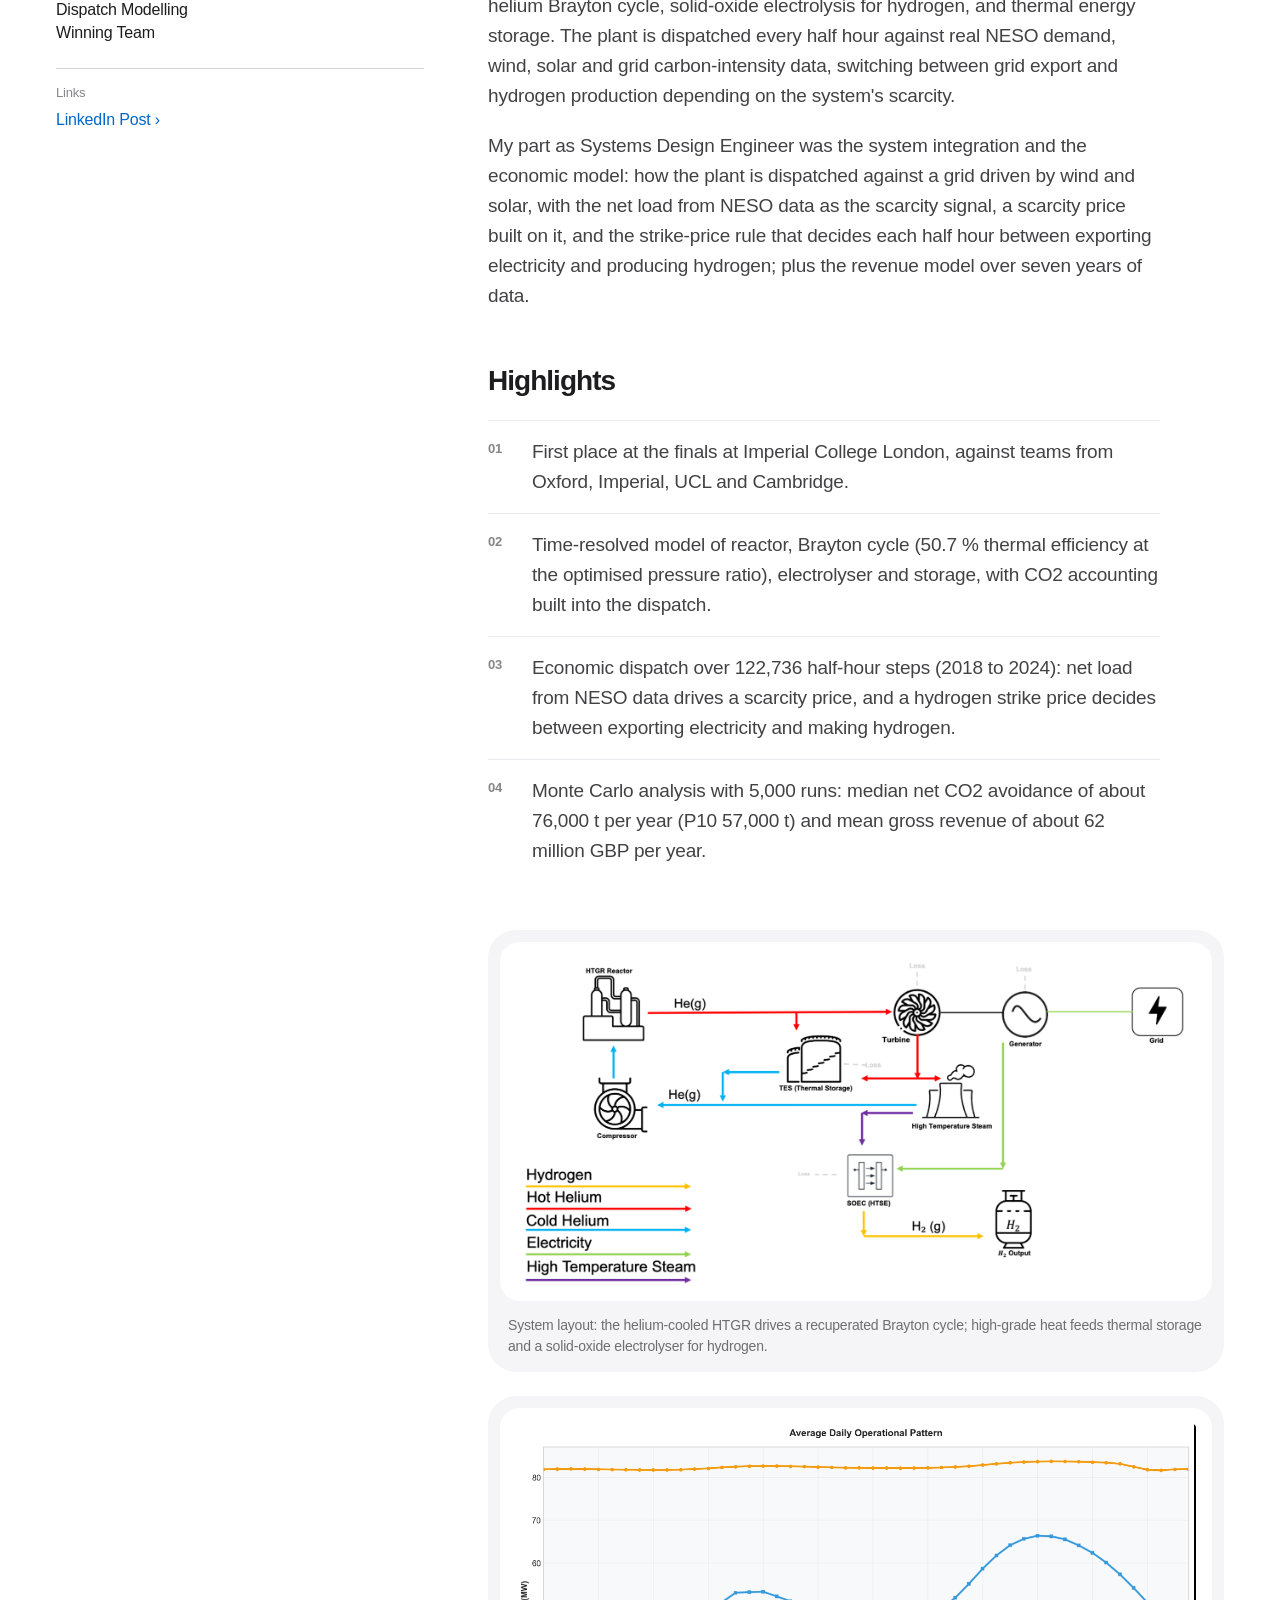
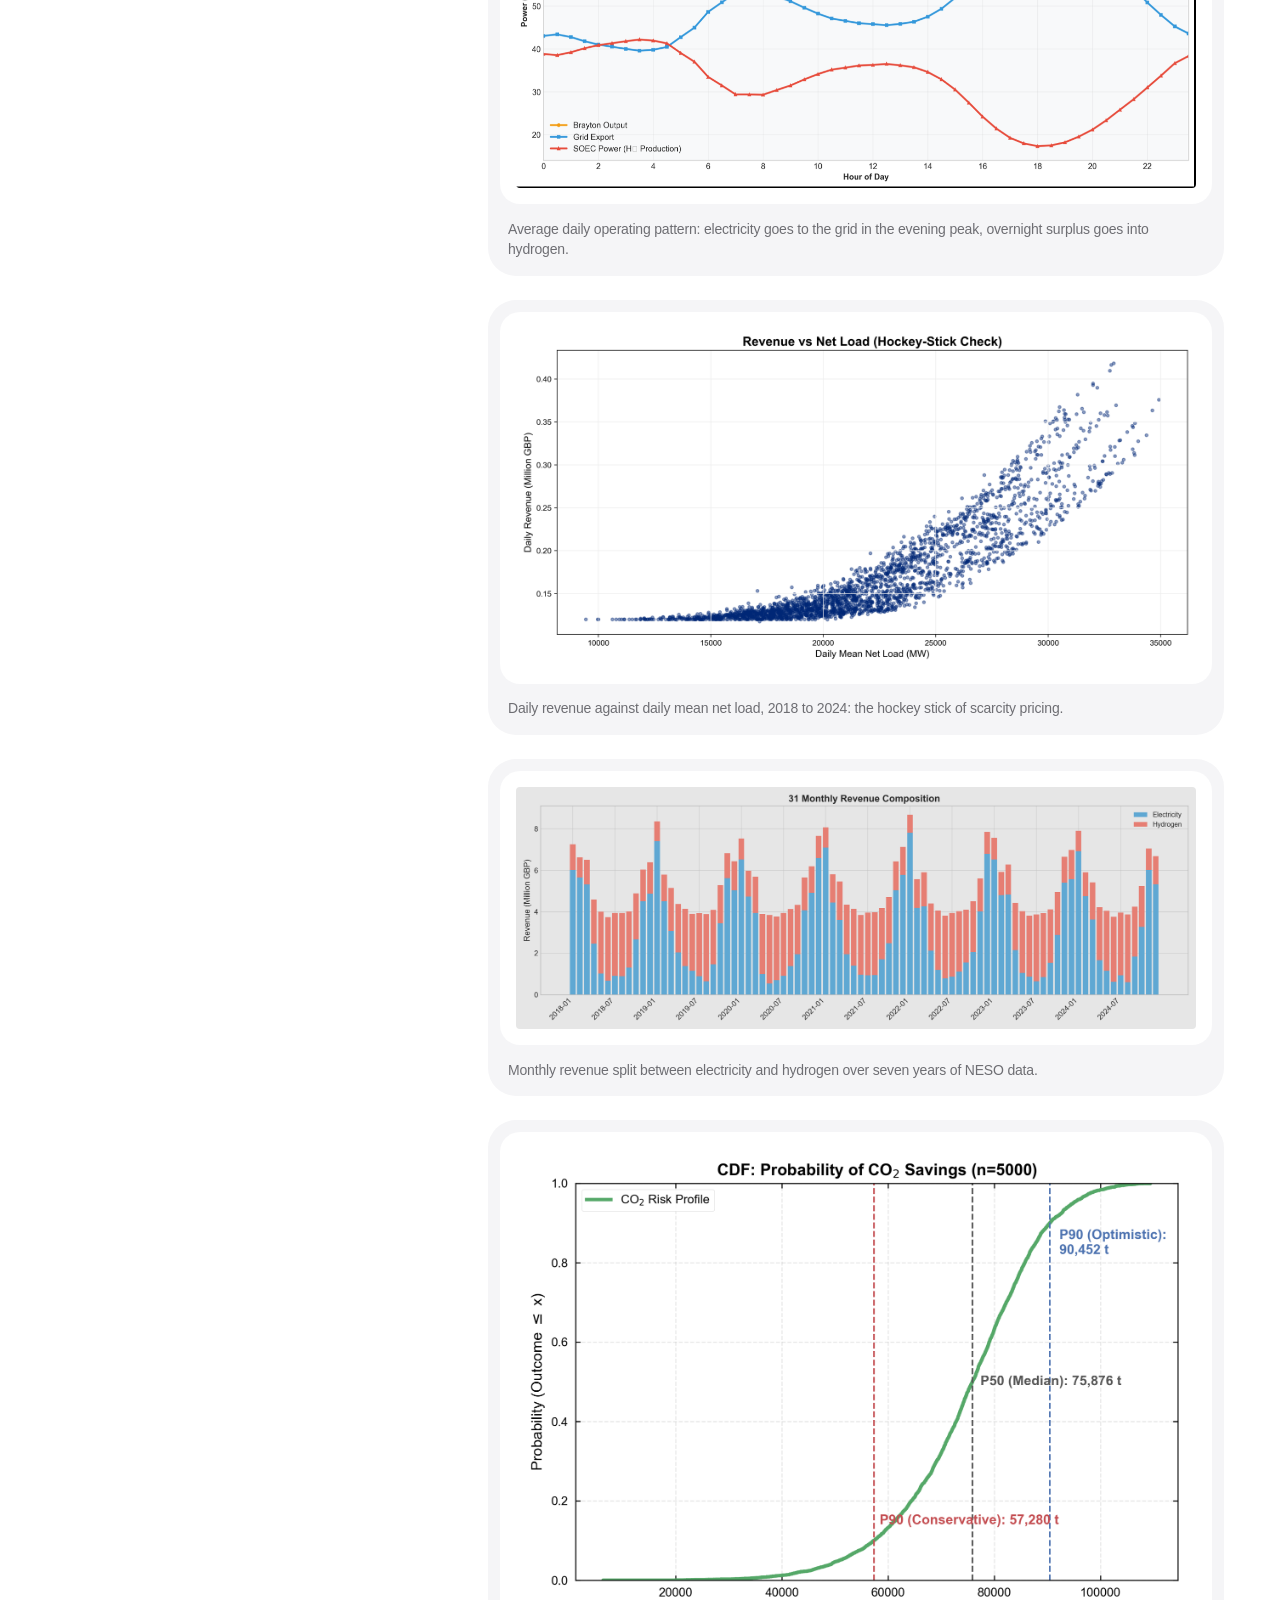
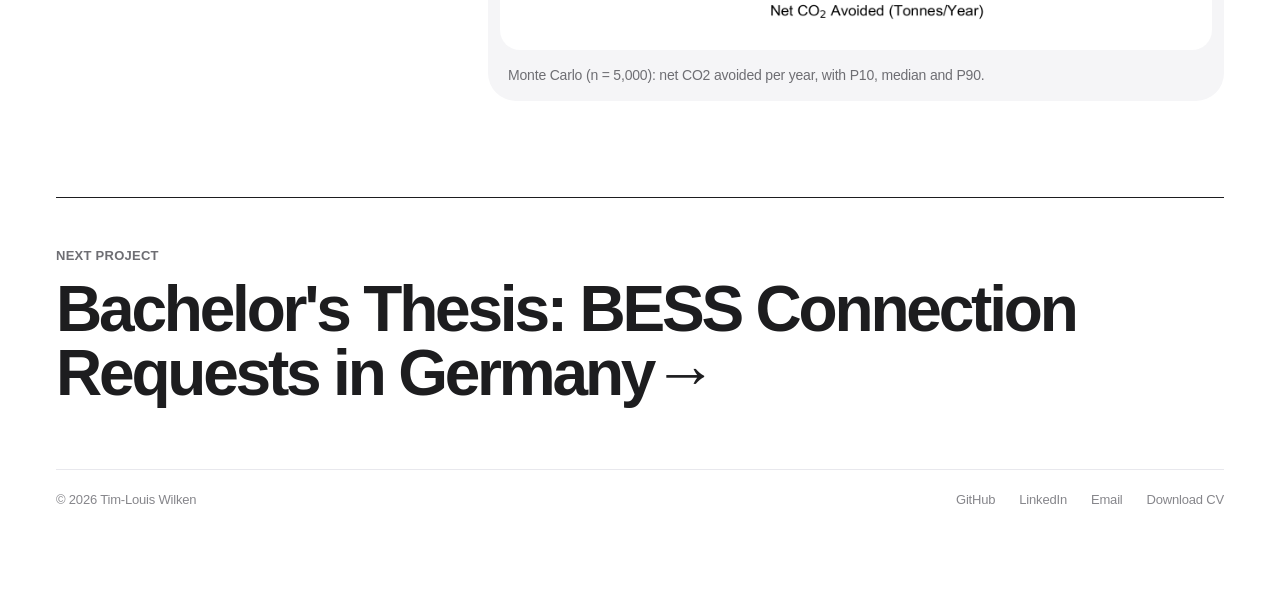
<file: projects/rolls-royce-fission-project.html>
<!DOCTYPE html>
<html lang="en">
<head>
  <meta charset="UTF-8">
  <meta name="viewport" content="width=device-width, initial-scale=1">
  <title>Rolls-Royce: High-Temperature Gas Reactor Design | Tim-Louis Wilken</title>
  <meta name="description" content="Winning team of the Novel Nuclear Fission Project Finals, hosted by The University Sustainability Initiative with Rolls-Royce at Imperial College London.">
  <meta name="theme-color" content="#ffffff">
  <link rel="icon" href="../favicon.svg" type="image/svg+xml">
  <link rel="stylesheet" href="../style.css">
</head>
<body>
<nav class="nav">
  <div class="container nav-inner">
    <a href="../index.html" class="brand">Tim-Louis Wilken</a>
    <div class="nav-links">
      <a href="../index.html#projects">Work</a>
      <a href="../index.html#experience">Experience</a>
      <a href="../index.html#education">Education</a>
      <a href="../index.html#contact">Contact</a>
    </div>
    <div class="nav-actions">
      <a class="icon-link" href="https://github.com/TimLouisWilken" target="_blank" rel="noreferrer" aria-label="GitHub"><svg viewBox="0 0 24 24" fill="currentColor" aria-hidden="true"><path d="M12 .5a11.5 11.5 0 0 0-3.64 22.41c.58.11.79-.25.79-.56v-2c-3.2.7-3.88-1.37-3.88-1.37-.53-1.33-1.28-1.69-1.28-1.69-1.05-.71.08-.7.08-.7 1.16.08 1.77 1.19 1.77 1.19 1.03 1.77 2.7 1.26 3.36.96.1-.75.4-1.26.73-1.55-2.55-.29-5.24-1.28-5.24-5.68 0-1.26.45-2.28 1.19-3.09-.12-.29-.52-1.46.11-3.05 0 0 .97-.31 3.17 1.18a10.9 10.9 0 0 1 5.77 0c2.2-1.49 3.17-1.18 3.17-1.18.63 1.59.23 2.76.11 3.05.74.81 1.19 1.83 1.19 3.09 0 4.41-2.69 5.38-5.26 5.67.41.36.78 1.06.78 2.14v3.17c0 .31.21.68.8.56A11.5 11.5 0 0 0 12 .5Z"/></svg></a>
      <a class="icon-link" href="https://linkedin.com/in/tim-louis-wilken" target="_blank" rel="noreferrer" aria-label="LinkedIn"><svg viewBox="0 0 24 24" fill="currentColor" aria-hidden="true"><path d="M20.45 20.45h-3.55v-5.57c0-1.33-.03-3.04-1.85-3.04-1.86 0-2.14 1.45-2.14 2.94v5.67H9.35V9h3.41v1.56h.05c.48-.9 1.64-1.85 3.37-1.85 3.6 0 4.27 2.37 4.27 5.45v6.29ZM5.34 7.43a2.06 2.06 0 1 1 0-4.12 2.06 2.06 0 0 1 0 4.12ZM7.12 20.45H3.56V9h3.56v11.45ZM22.22 0H1.77C.79 0 0 .77 0 1.73v20.54C0 23.23.79 24 1.77 24h20.45c.98 0 1.78-.77 1.78-1.73V1.73C24 .77 23.2 0 22.22 0Z"/></svg></a>
      <a class="btn btn-primary btn-sm" href="../cv.pdf" download="CV_Tim-Louis_Wilken.pdf">Download CV</a>
    </div>
  </div>
</nav>
<main class="container case">
  <a class="back" href="../index.html#projects">‹ All projects</a>
  <header class="case-head">
    <p class="kicker">2026 · Case study</p>
    <h1>Rolls-Royce: High-Temperature Gas Reactor Design</h1>
    <p class="summary">Winning team of the Novel Nuclear Fission Project Finals, hosted by The University Sustainability Initiative with Rolls-Royce at Imperial College London.</p>
  </header>
  <div class="case-cover">
    <div class="cover detail-cover"><img class="fill" style="object-position: center 75%;" src="../images/projects/rolls-royce.jpg" alt="Winning team at the USI Novel Nuclear Fission Project Finals with Rolls-Royce" loading="lazy"></div>
  </div>
  <div class="case-grid">
    <dl class="case-meta">
      <div><dt>Year</dt><dd>2026</dd></div>
      <div><dt>Focus</dt><dd>Systems Engineering<br>Nuclear<br>Hydrogen<br>Dispatch Modelling<br>Winning Team</dd></div>
      <div><dt>Links</dt><dd><a href="https://www.linkedin.com/posts/the-usi-recently-hosted-its-novel-nuclear-ugcPost-7441210424911499264-hZZq/" target="_blank" rel="noreferrer">LinkedIn Post</a></dd></div>
      
    </dl>
    <div>
      <div class="prose">
        <p>The challenge: use nuclear fission to reduce CO2 emissions while reducing reliance on water cooling. More than 120 students from Oxford, Imperial, UCL and Cambridge competed through several stages.</p><p>Our four-person UCL team designed and modelled a 200 MWth high-temperature gas-cooled reactor (HTGR) with a cogeneration secondary system: a recuperated helium Brayton cycle, solid-oxide electrolysis for hydrogen, and thermal energy storage. The plant is dispatched every half hour against real NESO demand, wind, solar and grid carbon-intensity data, switching between grid export and hydrogen production depending on the system&#x27;s scarcity.</p><p>My part as Systems Design Engineer was the system integration and the economic model: how the plant is dispatched against a grid driven by wind and solar, with the net load from NESO data as the scarcity signal, a scarcity price built on it, and the strike-price rule that decides each half hour between exporting electricity and producing hydrogen; plus the revenue model over seven years of data.</p>
        <h2>Highlights</h2>
        <ul><li>First place at the finals at Imperial College London, against teams from Oxford, Imperial, UCL and Cambridge.</li><li>Time-resolved model of reactor, Brayton cycle (50.7&nbsp;% thermal efficiency at the optimised pressure ratio), electrolyser and storage, with CO2 accounting built into the dispatch.</li><li>Economic dispatch over 122,736 half-hour steps (2018 to 2024): net load from NESO data drives a scarcity price, and a hydrogen strike price decides between exporting electricity and making hydrogen.</li><li>Monte Carlo analysis with 5,000 runs: median net CO2 avoidance of about 76,000 t per year (P10 57,000 t) and mean gross revenue of about 62 million GBP per year.</li></ul>
      </div>
      <div class="gallery"><figure><img src="../images/projects/rr-system.png" alt="System layout: the helium-cooled HTGR drives a recuperated Brayton cycle; high-grade heat feeds thermal storage and a solid-oxide electrolyser for hydrogen." loading="lazy"><figcaption>System layout: the helium-cooled HTGR drives a recuperated Brayton cycle; high-grade heat feeds thermal storage and a solid-oxide electrolyser for hydrogen.</figcaption></figure><figure><img src="../images/projects/rr-daily-pattern.png" alt="Average daily operating pattern: electricity goes to the grid in the evening peak, overnight surplus goes into hydrogen." loading="lazy"><figcaption>Average daily operating pattern: electricity goes to the grid in the evening peak, overnight surplus goes into hydrogen.</figcaption></figure><figure><img src="../images/projects/rr-revenue-netload.png" alt="Daily revenue against daily mean net load, 2018 to 2024: the hockey stick of scarcity pricing." loading="lazy"><figcaption>Daily revenue against daily mean net load, 2018 to 2024: the hockey stick of scarcity pricing.</figcaption></figure><figure><img src="../images/projects/rr-monthly-revenue.png" alt="Monthly revenue split between electricity and hydrogen over seven years of NESO data." loading="lazy"><figcaption>Monthly revenue split between electricity and hydrogen over seven years of NESO data.</figcaption></figure><figure><img src="../images/projects/rr-mc-cdf.png" alt="Monte Carlo (n = 5,000): net CO2 avoided per year, with P10, median and P90." loading="lazy"><figcaption>Monte Carlo (n = 5,000): net CO2 avoided per year, with P10, median and P90.</figcaption></figure></div>
    </div>
  </div>
  <a class="next" href="bachelors-thesis.html">
    <span class="kicker">Next project</span>
    <span class="title">Bachelor&#x27;s Thesis: BESS Connection Requests in Germany</span>
  </a>
</main>
<footer class="container contact" style="padding-top: 0; border-top: 0;">
  <div class="footer-inner">
    <p>© 2026 Tim-Louis Wilken</p>
    <div class="footer-links">
      <a href="https://github.com/TimLouisWilken" target="_blank" rel="noreferrer">GitHub</a>
      <a href="https://linkedin.com/in/tim-louis-wilken" target="_blank" rel="noreferrer">LinkedIn</a>
      <a href="mailto:timlouis.wilken@gmail.com">Email</a>
      <a href="../cv.pdf" download="CV_Tim-Louis_Wilken.pdf">Download CV</a>
    </div>
  </div>
</footer>
</body>
</html>
</file>
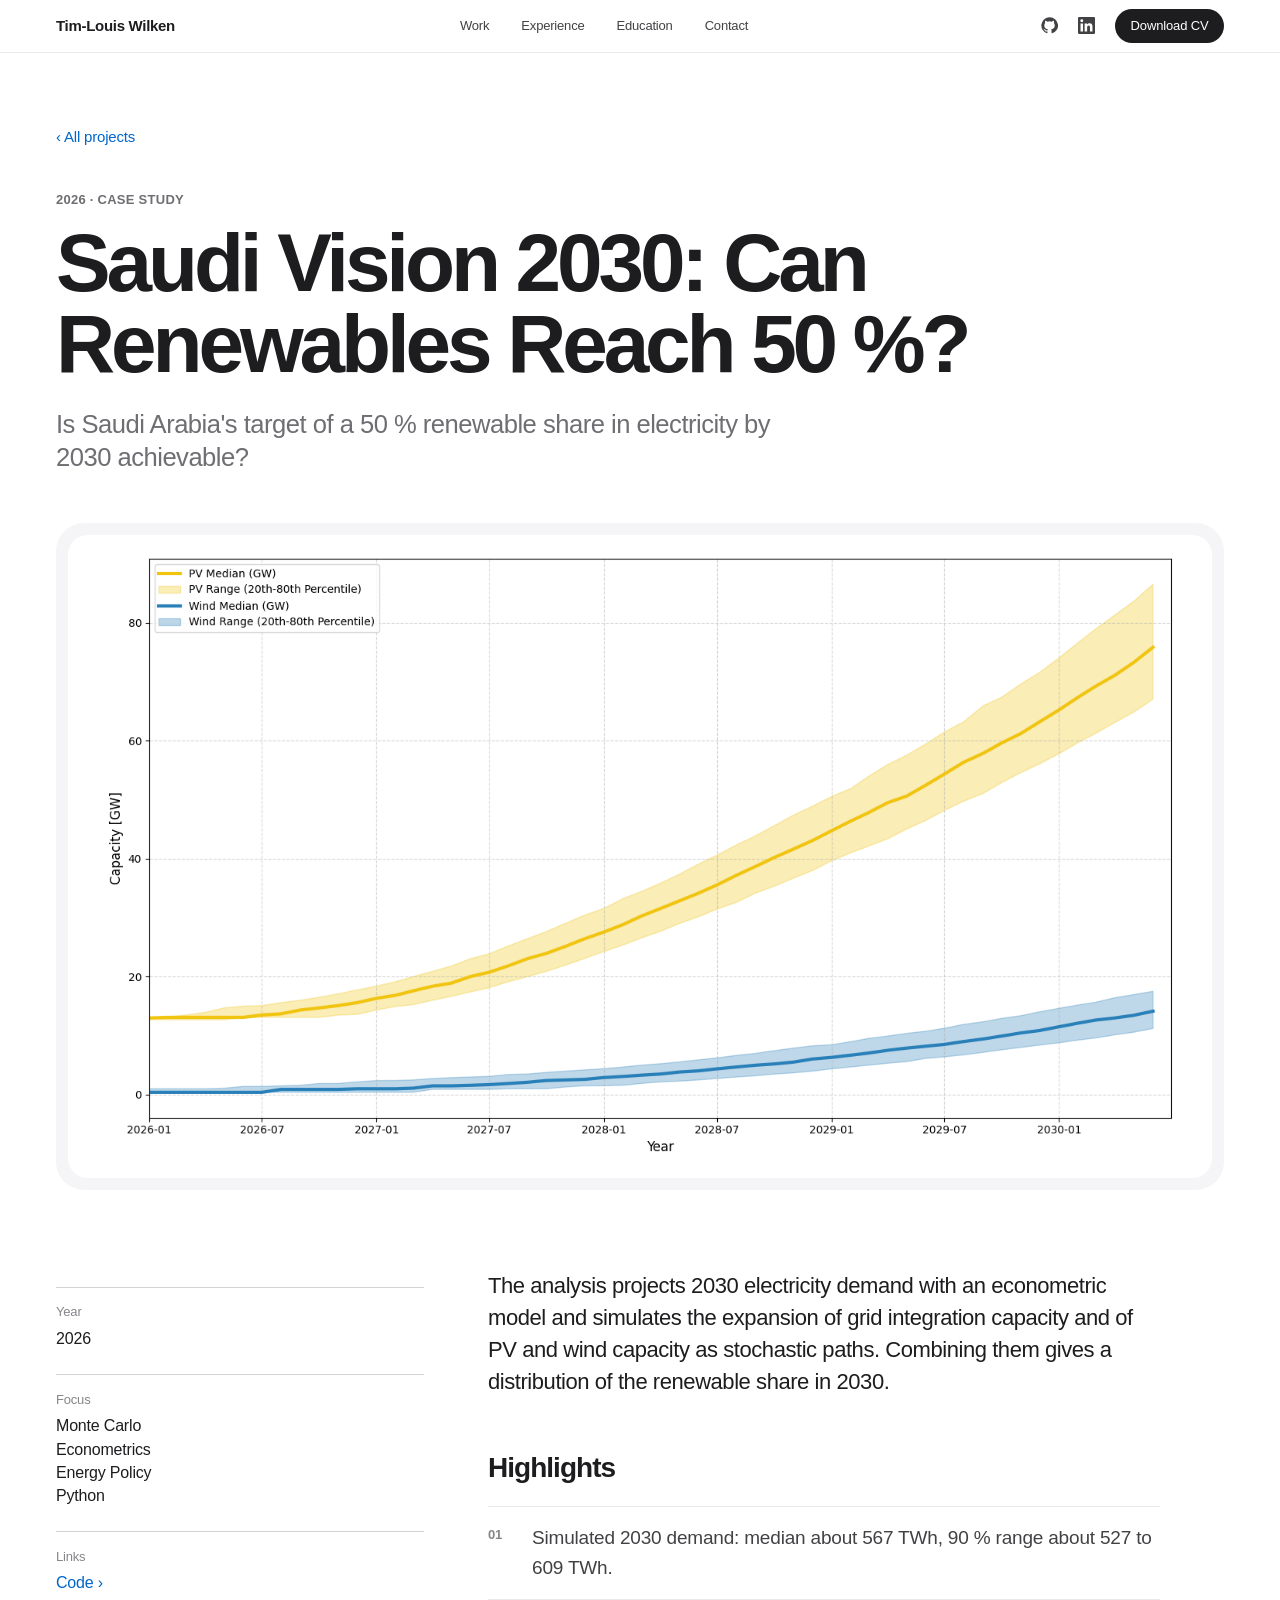
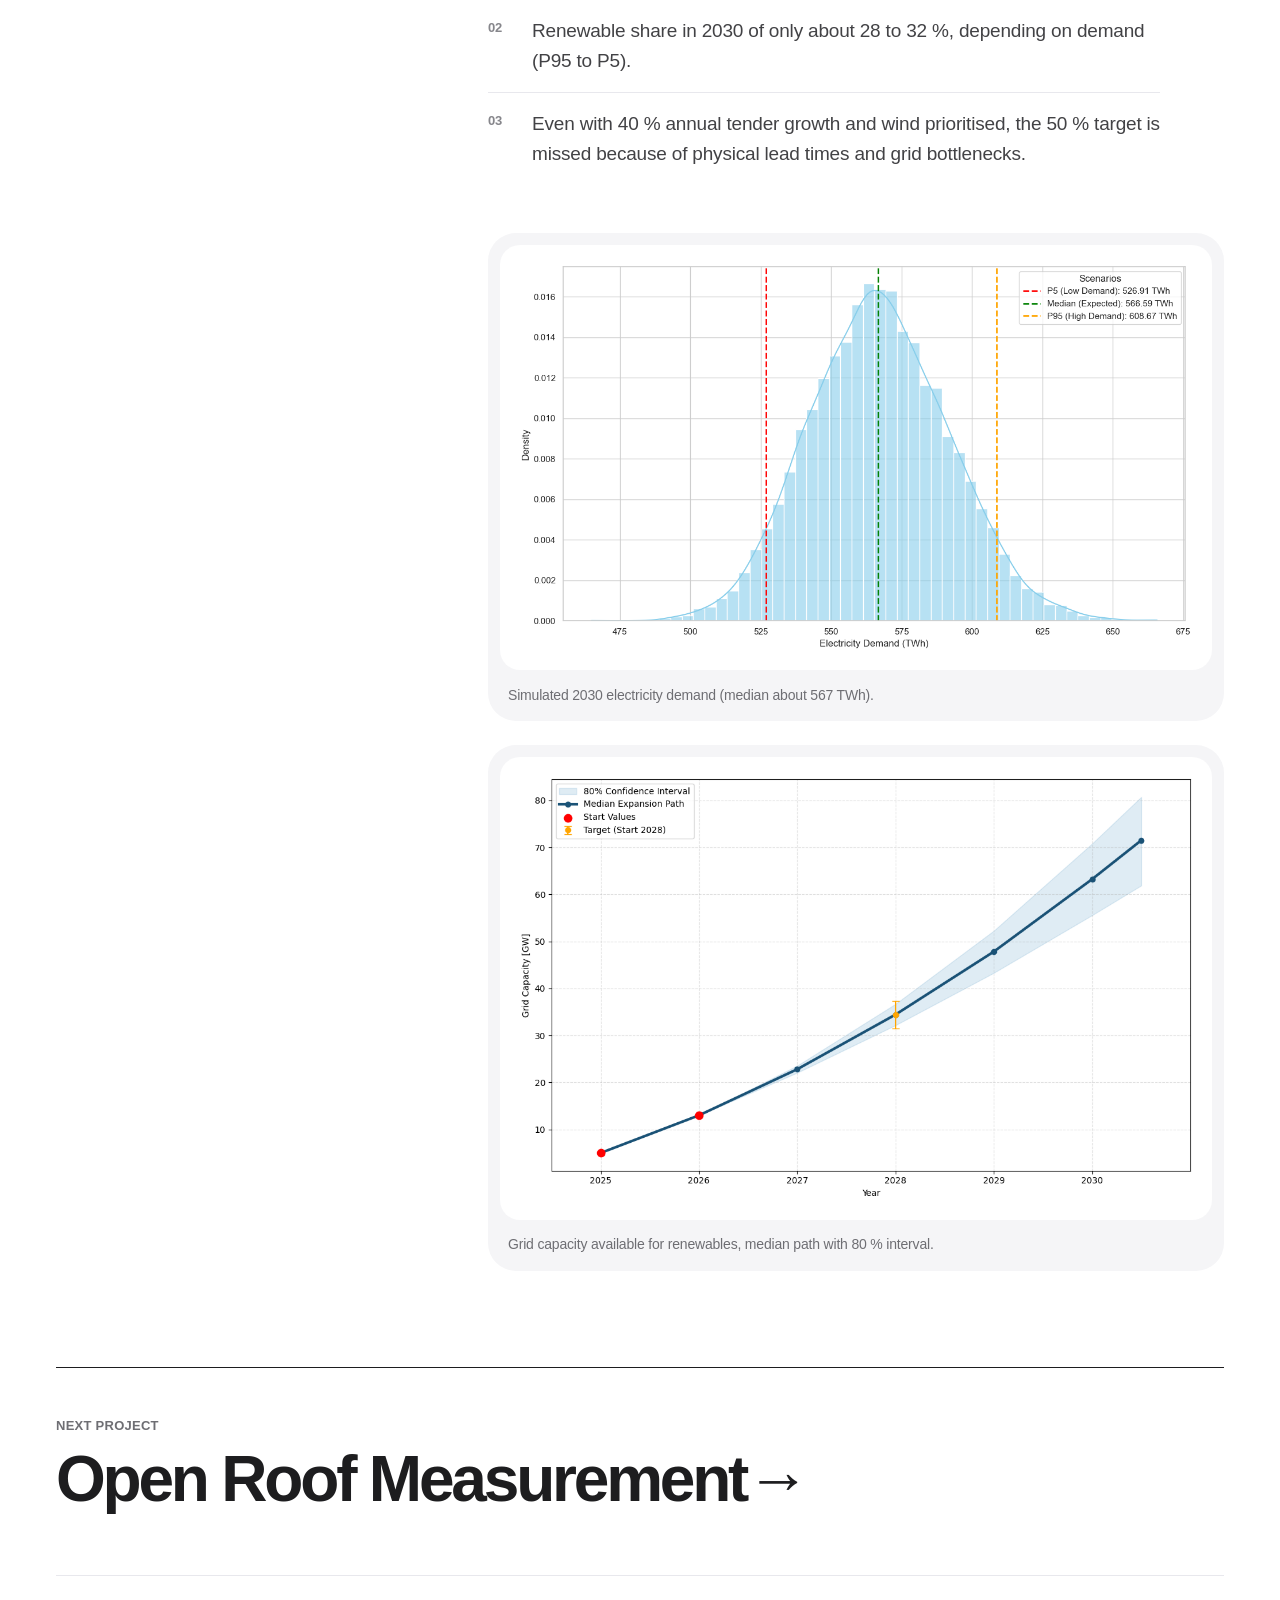
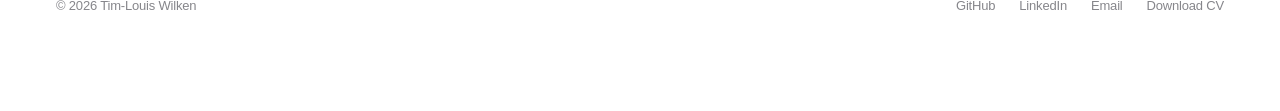
<file: projects/saudi-vision-2030.html>
<!DOCTYPE html>
<html lang="en">
<head>
  <meta charset="UTF-8">
  <meta name="viewport" content="width=device-width, initial-scale=1">
  <title>Saudi Vision 2030: Can Renewables Reach 50&nbsp;%? | Tim-Louis Wilken</title>
  <meta name="description" content="Is Saudi Arabia&#x27;s target of a 50&nbsp;% renewable share in electricity by 2030 achievable?">
  <meta name="theme-color" content="#ffffff">
  <link rel="icon" href="../favicon.svg" type="image/svg+xml">
  <link rel="stylesheet" href="../style.css">
</head>
<body>
<nav class="nav">
  <div class="container nav-inner">
    <a href="../index.html" class="brand">Tim-Louis Wilken</a>
    <div class="nav-links">
      <a href="../index.html#projects">Work</a>
      <a href="../index.html#experience">Experience</a>
      <a href="../index.html#education">Education</a>
      <a href="../index.html#contact">Contact</a>
    </div>
    <div class="nav-actions">
      <a class="icon-link" href="https://github.com/TimLouisWilken" target="_blank" rel="noreferrer" aria-label="GitHub"><svg viewBox="0 0 24 24" fill="currentColor" aria-hidden="true"><path d="M12 .5a11.5 11.5 0 0 0-3.64 22.41c.58.11.79-.25.79-.56v-2c-3.2.7-3.88-1.37-3.88-1.37-.53-1.33-1.28-1.69-1.28-1.69-1.05-.71.08-.7.08-.7 1.16.08 1.77 1.19 1.77 1.19 1.03 1.77 2.7 1.26 3.36.96.1-.75.4-1.26.73-1.55-2.55-.29-5.24-1.28-5.24-5.68 0-1.26.45-2.28 1.19-3.09-.12-.29-.52-1.46.11-3.05 0 0 .97-.31 3.17 1.18a10.9 10.9 0 0 1 5.77 0c2.2-1.49 3.17-1.18 3.17-1.18.63 1.59.23 2.76.11 3.05.74.81 1.19 1.83 1.19 3.09 0 4.41-2.69 5.38-5.26 5.67.41.36.78 1.06.78 2.14v3.17c0 .31.21.68.8.56A11.5 11.5 0 0 0 12 .5Z"/></svg></a>
      <a class="icon-link" href="https://linkedin.com/in/tim-louis-wilken" target="_blank" rel="noreferrer" aria-label="LinkedIn"><svg viewBox="0 0 24 24" fill="currentColor" aria-hidden="true"><path d="M20.45 20.45h-3.55v-5.57c0-1.33-.03-3.04-1.85-3.04-1.86 0-2.14 1.45-2.14 2.94v5.67H9.35V9h3.41v1.56h.05c.48-.9 1.64-1.85 3.37-1.85 3.6 0 4.27 2.37 4.27 5.45v6.29ZM5.34 7.43a2.06 2.06 0 1 1 0-4.12 2.06 2.06 0 0 1 0 4.12ZM7.12 20.45H3.56V9h3.56v11.45ZM22.22 0H1.77C.79 0 0 .77 0 1.73v20.54C0 23.23.79 24 1.77 24h20.45c.98 0 1.78-.77 1.78-1.73V1.73C24 .77 23.2 0 22.22 0Z"/></svg></a>
      <a class="btn btn-primary btn-sm" href="../cv.pdf" download="CV_Tim-Louis_Wilken.pdf">Download CV</a>
    </div>
  </div>
</nav>
<main class="container case">
  <a class="back" href="../index.html#projects">‹ All projects</a>
  <header class="case-head">
    <p class="kicker">2026 · Case study</p>
    <h1>Saudi Vision 2030: Can Renewables Reach 50&nbsp;%?</h1>
    <p class="summary">Is Saudi Arabia&#x27;s target of a 50&nbsp;% renewable share in electricity by 2030 achievable?</p>
  </header>
  <div class="case-cover">
    <div class="cover detail-cover"><img src="../images/projects/saudi-3.png" alt="Monte Carlo paths of PV and wind capacity in Saudi Arabia to 2030" loading="lazy"></div>
  </div>
  <div class="case-grid">
    <dl class="case-meta">
      <div><dt>Year</dt><dd>2026</dd></div>
      <div><dt>Focus</dt><dd>Monte Carlo<br>Econometrics<br>Energy Policy<br>Python</dd></div>
      <div><dt>Links</dt><dd><a href="https://github.com/TimLouisWilken/Evaluation-of-Saudi-Vision-2030" target="_blank" rel="noreferrer">Code</a></dd></div>
      
    </dl>
    <div>
      <div class="prose">
        <p>The analysis projects 2030 electricity demand with an econometric model and simulates the expansion of grid integration capacity and of PV and wind capacity as stochastic paths. Combining them gives a distribution of the renewable share in 2030.</p>
        <h2>Highlights</h2>
        <ul><li>Simulated 2030 demand: median about 567 TWh, 90&nbsp;% range about 527 to 609 TWh.</li><li>Renewable share in 2030 of only about 28 to 32&nbsp;%, depending on demand (P95 to P5).</li><li>Even with 40&nbsp;% annual tender growth and wind prioritised, the 50&nbsp;% target is missed because of physical lead times and grid bottlenecks.</li></ul>
      </div>
      <div class="gallery"><figure><img src="../images/projects/saudi-1.png" alt="Simulated 2030 electricity demand (median about 567 TWh)." loading="lazy"><figcaption>Simulated 2030 electricity demand (median about 567 TWh).</figcaption></figure><figure><img src="../images/projects/saudi-2.png" alt="Grid capacity available for renewables, median path with 80&nbsp;% interval." loading="lazy"><figcaption>Grid capacity available for renewables, median path with 80&nbsp;% interval.</figcaption></figure></div>
    </div>
  </div>
  <a class="next" href="open-roof-measurement.html">
    <span class="kicker">Next project</span>
    <span class="title">Open Roof Measurement</span>
  </a>
</main>
<footer class="container contact" style="padding-top: 0; border-top: 0;">
  <div class="footer-inner">
    <p>© 2026 Tim-Louis Wilken</p>
    <div class="footer-links">
      <a href="https://github.com/TimLouisWilken" target="_blank" rel="noreferrer">GitHub</a>
      <a href="https://linkedin.com/in/tim-louis-wilken" target="_blank" rel="noreferrer">LinkedIn</a>
      <a href="mailto:timlouis.wilken@gmail.com">Email</a>
      <a href="../cv.pdf" download="CV_Tim-Louis_Wilken.pdf">Download CV</a>
    </div>
  </div>
</footer>
</body>
</html>
</file>
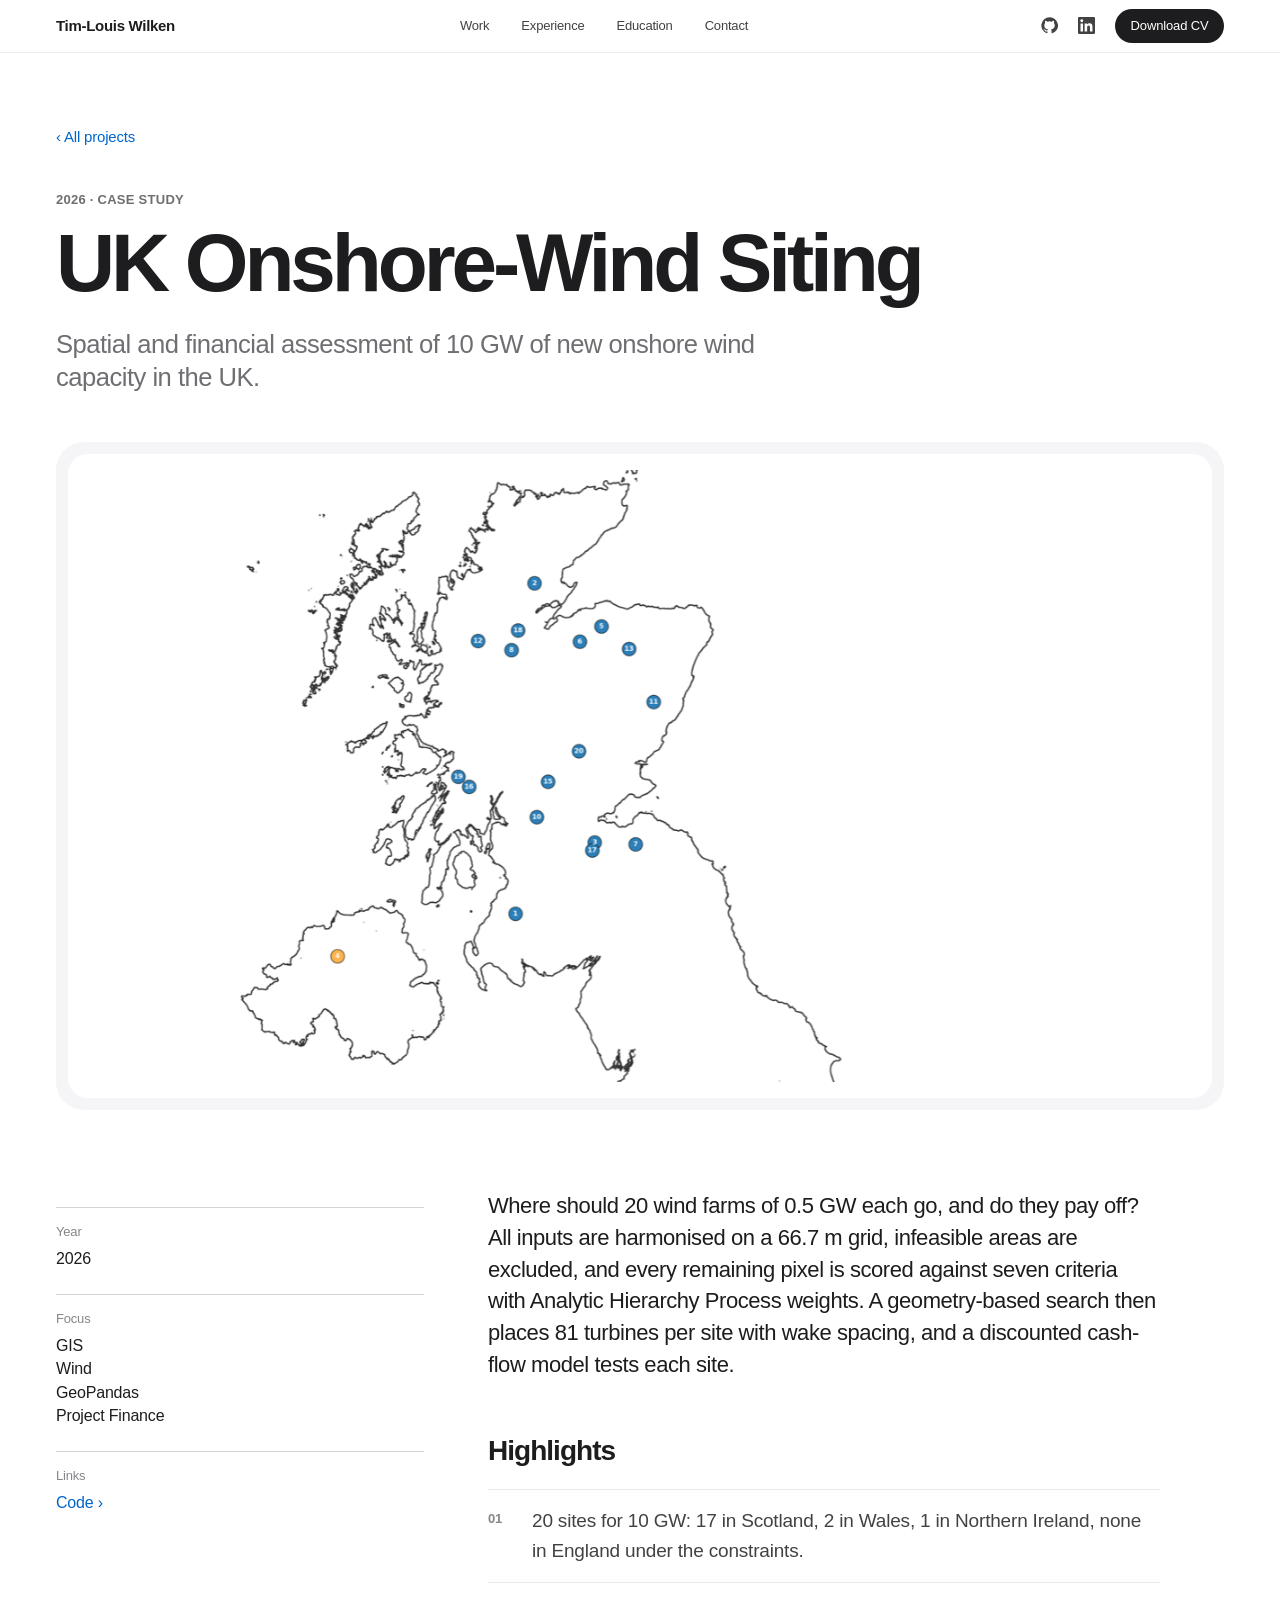
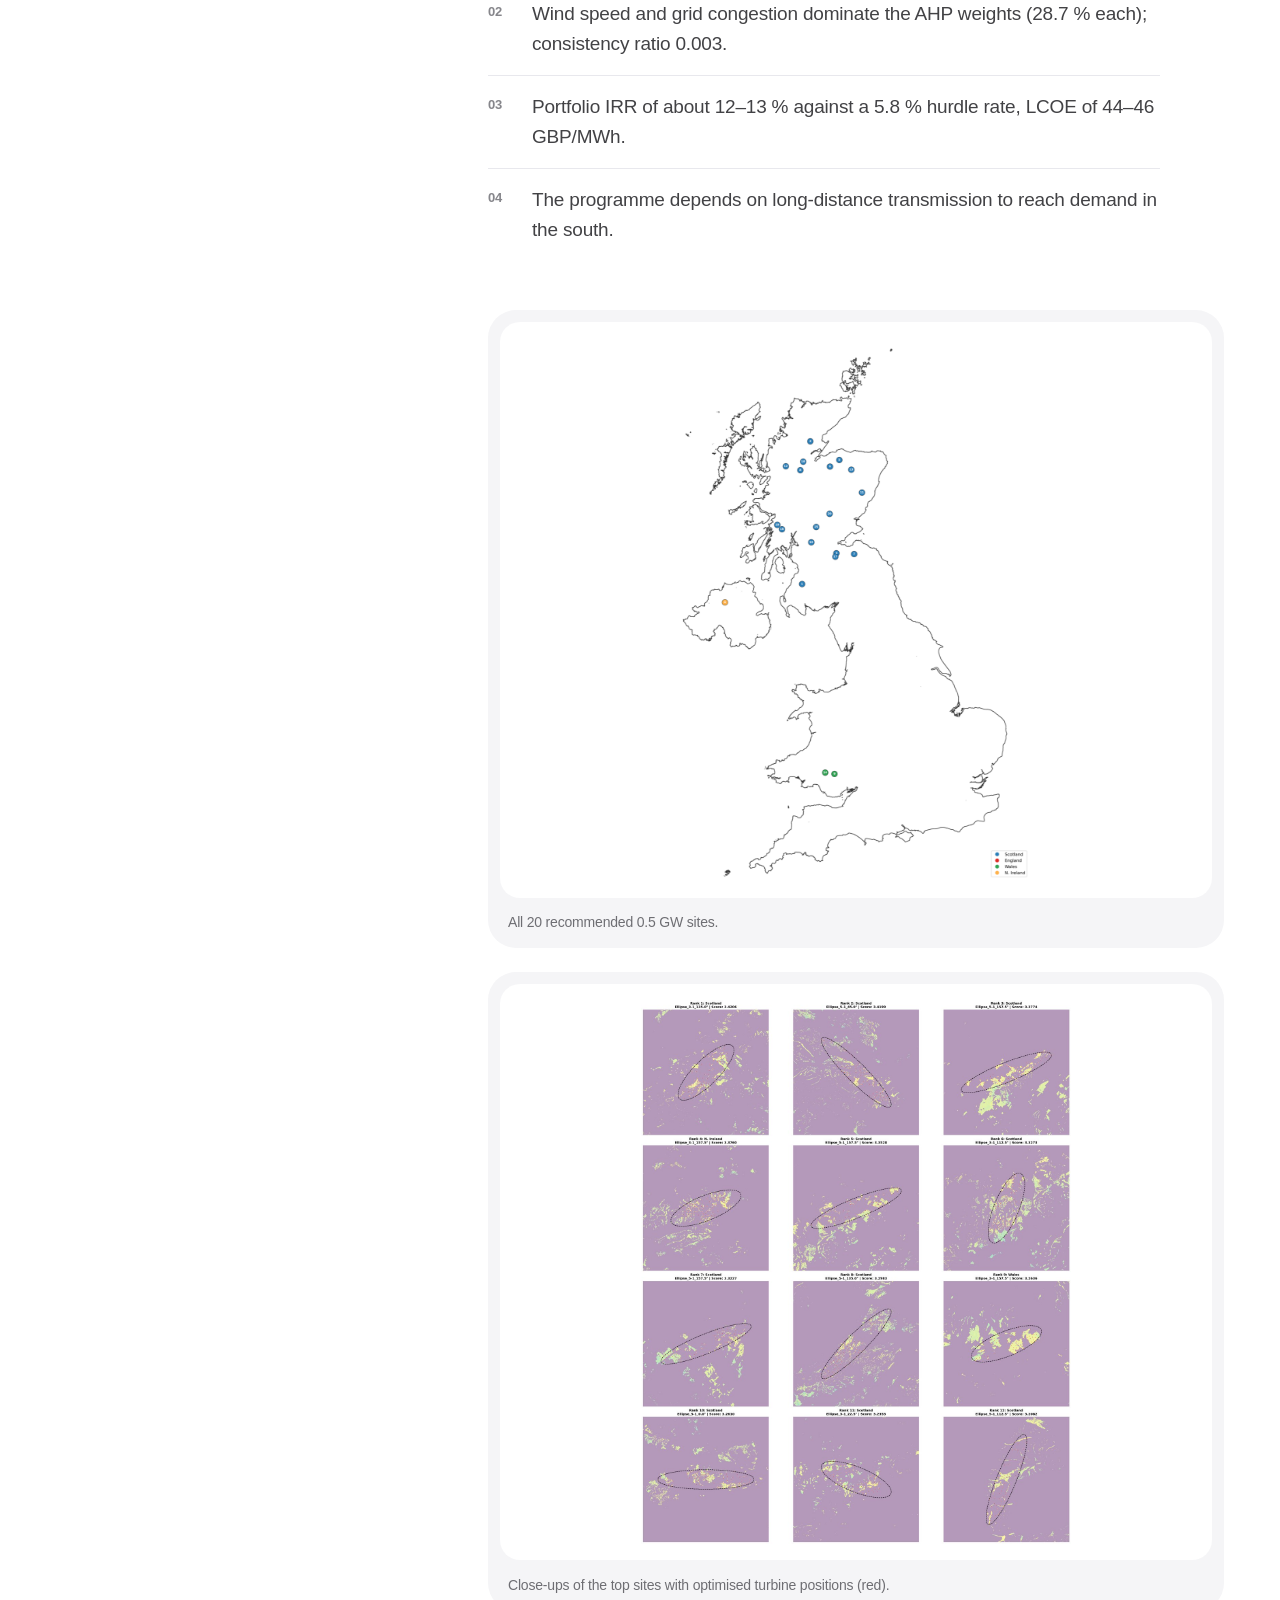
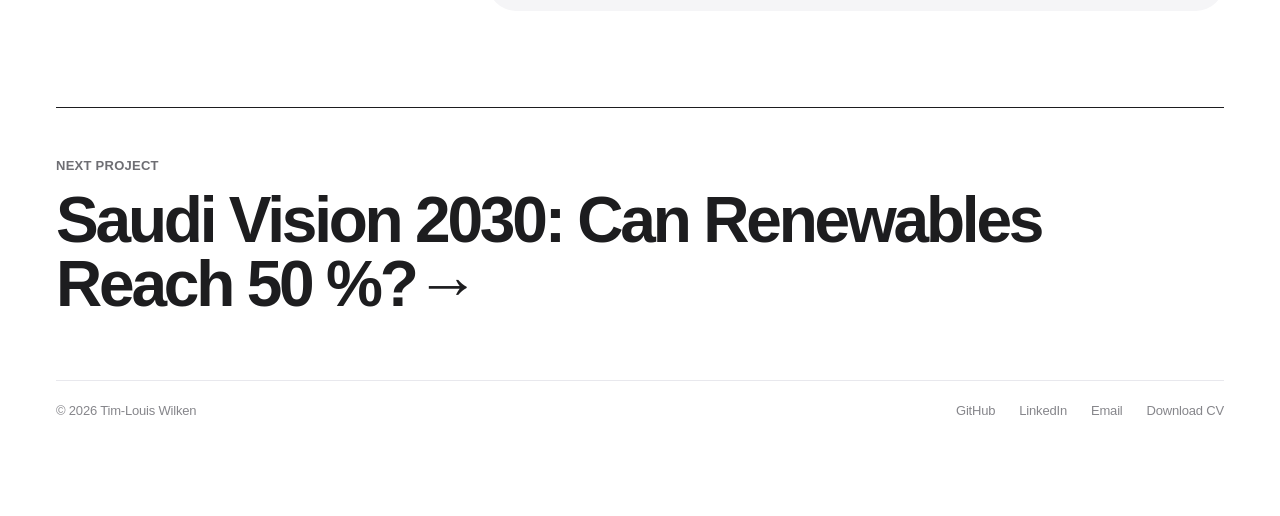
<file: projects/uk-onshore-wind-siting.html>
<!DOCTYPE html>
<html lang="en">
<head>
  <meta charset="UTF-8">
  <meta name="viewport" content="width=device-width, initial-scale=1">
  <title>UK Onshore-Wind Siting | Tim-Louis Wilken</title>
  <meta name="description" content="Spatial and financial assessment of 10 GW of new onshore wind capacity in the UK.">
  <meta name="theme-color" content="#ffffff">
  <link rel="icon" href="../favicon.svg" type="image/svg+xml">
  <link rel="stylesheet" href="../style.css">
</head>
<body>
<nav class="nav">
  <div class="container nav-inner">
    <a href="../index.html" class="brand">Tim-Louis Wilken</a>
    <div class="nav-links">
      <a href="../index.html#projects">Work</a>
      <a href="../index.html#experience">Experience</a>
      <a href="../index.html#education">Education</a>
      <a href="../index.html#contact">Contact</a>
    </div>
    <div class="nav-actions">
      <a class="icon-link" href="https://github.com/TimLouisWilken" target="_blank" rel="noreferrer" aria-label="GitHub"><svg viewBox="0 0 24 24" fill="currentColor" aria-hidden="true"><path d="M12 .5a11.5 11.5 0 0 0-3.64 22.41c.58.11.79-.25.79-.56v-2c-3.2.7-3.88-1.37-3.88-1.37-.53-1.33-1.28-1.69-1.28-1.69-1.05-.71.08-.7.08-.7 1.16.08 1.77 1.19 1.77 1.19 1.03 1.77 2.7 1.26 3.36.96.1-.75.4-1.26.73-1.55-2.55-.29-5.24-1.28-5.24-5.68 0-1.26.45-2.28 1.19-3.09-.12-.29-.52-1.46.11-3.05 0 0 .97-.31 3.17 1.18a10.9 10.9 0 0 1 5.77 0c2.2-1.49 3.17-1.18 3.17-1.18.63 1.59.23 2.76.11 3.05.74.81 1.19 1.83 1.19 3.09 0 4.41-2.69 5.38-5.26 5.67.41.36.78 1.06.78 2.14v3.17c0 .31.21.68.8.56A11.5 11.5 0 0 0 12 .5Z"/></svg></a>
      <a class="icon-link" href="https://linkedin.com/in/tim-louis-wilken" target="_blank" rel="noreferrer" aria-label="LinkedIn"><svg viewBox="0 0 24 24" fill="currentColor" aria-hidden="true"><path d="M20.45 20.45h-3.55v-5.57c0-1.33-.03-3.04-1.85-3.04-1.86 0-2.14 1.45-2.14 2.94v5.67H9.35V9h3.41v1.56h.05c.48-.9 1.64-1.85 3.37-1.85 3.6 0 4.27 2.37 4.27 5.45v6.29ZM5.34 7.43a2.06 2.06 0 1 1 0-4.12 2.06 2.06 0 0 1 0 4.12ZM7.12 20.45H3.56V9h3.56v11.45ZM22.22 0H1.77C.79 0 0 .77 0 1.73v20.54C0 23.23.79 24 1.77 24h20.45c.98 0 1.78-.77 1.78-1.73V1.73C24 .77 23.2 0 22.22 0Z"/></svg></a>
      <a class="btn btn-primary btn-sm" href="../cv.pdf" download="CV_Tim-Louis_Wilken.pdf">Download CV</a>
    </div>
  </div>
</nav>
<main class="container case">
  <a class="back" href="../index.html#projects">‹ All projects</a>
  <header class="case-head">
    <p class="kicker">2026 · Case study</p>
    <h1>UK Onshore-Wind Siting</h1>
    <p class="summary">Spatial and financial assessment of 10 GW of new onshore wind capacity in the UK.</p>
  </header>
  <div class="case-cover">
    <div class="cover detail-cover"><img src="../images/projects/wind-scotland.png" alt="Recommended onshore wind sites in Scotland and Northern Ireland" loading="lazy"></div>
  </div>
  <div class="case-grid">
    <dl class="case-meta">
      <div><dt>Year</dt><dd>2026</dd></div>
      <div><dt>Focus</dt><dd>GIS<br>Wind<br>GeoPandas<br>Project Finance</dd></div>
      <div><dt>Links</dt><dd><a href="https://github.com/TimLouisWilken/Spatial-Assessment-of-Onshore-Wind-Capacity-in-UK" target="_blank" rel="noreferrer">Code</a></dd></div>
      
    </dl>
    <div>
      <div class="prose">
        <p>Where should 20 wind farms of 0.5 GW each go, and do they pay off? All inputs are harmonised on a 66.7 m grid, infeasible areas are excluded, and every remaining pixel is scored against seven criteria with Analytic Hierarchy Process weights. A geometry-based search then places 81 turbines per site with wake spacing, and a discounted cash-flow model tests each site.</p>
        <h2>Highlights</h2>
        <ul><li>20 sites for 10 GW: 17 in Scotland, 2 in Wales, 1 in Northern Ireland, none in England under the constraints.</li><li>Wind speed and grid congestion dominate the AHP weights (28.7&nbsp;% each); consistency ratio 0.003.</li><li>Portfolio IRR of about 12–13&nbsp;% against a 5.8&nbsp;% hurdle rate, LCOE of 44–46 GBP/MWh.</li><li>The programme depends on long-distance transmission to reach demand in the south.</li></ul>
      </div>
      <div class="gallery"><figure><img src="../images/projects/wind.png" alt="All 20 recommended 0.5 GW sites." loading="lazy"><figcaption>All 20 recommended 0.5 GW sites.</figcaption></figure><figure><img src="../images/projects/wind-sites.jpg" alt="Close-ups of the top sites with optimised turbine positions (red)." loading="lazy"><figcaption>Close-ups of the top sites with optimised turbine positions (red).</figcaption></figure></div>
    </div>
  </div>
  <a class="next" href="saudi-vision-2030.html">
    <span class="kicker">Next project</span>
    <span class="title">Saudi Vision 2030: Can Renewables Reach 50&nbsp;%?</span>
  </a>
</main>
<footer class="container contact" style="padding-top: 0; border-top: 0;">
  <div class="footer-inner">
    <p>© 2026 Tim-Louis Wilken</p>
    <div class="footer-links">
      <a href="https://github.com/TimLouisWilken" target="_blank" rel="noreferrer">GitHub</a>
      <a href="https://linkedin.com/in/tim-louis-wilken" target="_blank" rel="noreferrer">LinkedIn</a>
      <a href="mailto:timlouis.wilken@gmail.com">Email</a>
      <a href="../cv.pdf" download="CV_Tim-Louis_Wilken.pdf">Download CV</a>
    </div>
  </div>
</footer>
</body>
</html>
</file>
<file: style.css>
/* ==========================================================================
   Tim-Louis Wilken: personal site
   One typeface (Helvetica Neue), a near-white canvas, hairlines instead of
   borders, large type and one dark tile for the live forecast.
   ========================================================================== */

:root {
  --bg: #ffffff;
  --tile: #f5f5f7;
  --ink: #1d1d1f;
  --ink-2: #424245;
  --muted: #6e6e73;
  --faint: #86868b;
  --line: #d2d2d7;
  --line-soft: #e8e8ed;
  --accent: #0066cc;
  --accent-hover: #0077ed;
  --dark: #000000;
  --dark-2: #1d1d1f;
  --radius-xl: 1.75rem;
  --radius-lg: 1.25rem;
  --ease: cubic-bezier(0.22, 0.61, 0.36, 1);
  --font-sans: "Helvetica Neue", "HelveticaNeue", Helvetica, Arial, sans-serif;
}

* { box-sizing: border-box; }
html { scroll-behavior: smooth; -webkit-text-size-adjust: 100%; }
body {
  margin: 0;
  background: var(--bg);
  color: var(--ink);
  font-family: var(--font-sans);
  font-size: 17px;
  line-height: 1.47;
  letter-spacing: -0.011em;
  -webkit-font-smoothing: antialiased;
  -moz-osx-font-smoothing: grayscale;
  text-rendering: optimizeLegibility;
}
img { display: block; max-width: 100%; }
a { color: inherit; text-decoration: none; }
::selection { background: #1d1d1f; color: #fff; }

.container { width: 100%; max-width: 80rem; margin: 0 auto; padding: 0 1.25rem; }
@media (min-width: 640px) { .container { padding: 0 2rem; } }
@media (min-width: 1024px) { .container { padding: 0 3.5rem; } }

/* --------------------------------------------------------------------------
   Navigation
   -------------------------------------------------------------------------- */
.nav {
  position: sticky; top: 0; z-index: 50;
  background: rgba(255, 255, 255, 0.72);
  -webkit-backdrop-filter: saturate(180%) blur(20px);
  backdrop-filter: saturate(180%) blur(20px);
  border-bottom: 1px solid rgba(0, 0, 0, 0.08);
}
.nav-inner { display: flex; align-items: center; justify-content: space-between; gap: 1rem; height: 3.25rem; }
.brand { font-size: 0.9375rem; font-weight: 600; letter-spacing: -0.02em; }
.nav-links { display: none; gap: 2rem; }
.nav-links a { font-size: 0.8125rem; color: var(--ink-2); transition: color 0.2s; }
.nav-links a:hover { color: var(--ink); }
@media (min-width: 900px) { .nav-links { display: flex; } }
.nav-actions { display: flex; align-items: center; gap: 0.25rem; }
.icon-link { display: inline-flex; padding: 0.5rem; border-radius: 50%; color: var(--ink-2); transition: color 0.2s, background 0.2s; }
.icon-link:hover { color: var(--ink); background: rgba(0, 0, 0, 0.05); }
.icon-link svg { width: 17px; height: 17px; }

/* --------------------------------------------------------------------------
   Buttons and links
   -------------------------------------------------------------------------- */
.btn {
  display: inline-flex; align-items: center; gap: 0.4em;
  border-radius: 980px; border: 1px solid transparent;
  padding: 0.75rem 1.4rem; font-size: 1.0625rem; font-weight: 500; letter-spacing: -0.01em;
  background: var(--tile); color: var(--ink);
  transition: background 0.25s var(--ease), color 0.25s var(--ease), transform 0.25s var(--ease);
}
.btn:hover { background: #e8e8ed; }
.btn:active { transform: scale(0.98); }
.btn-primary { background: var(--ink); color: #fff; }
.btn-primary:hover { background: #000; }
.btn-ghost { background: transparent; border-color: var(--line); }
.btn-ghost:hover { background: transparent; border-color: var(--ink); }
.btn-sm { padding: 0.4rem 0.9rem; font-size: 0.8125rem; margin-left: 0.5rem; }

.more { color: var(--accent); font-weight: 400; }
.more::after { content: " ›"; }
.more:hover { text-decoration: underline; }

/* --------------------------------------------------------------------------
   Type helpers
   -------------------------------------------------------------------------- */
.kicker {
  margin: 0; font-size: 0.8125rem; font-weight: 600; letter-spacing: 0.02em;
  text-transform: uppercase; color: var(--muted);
}
.muted { color: var(--faint); }
.dotlist { margin: 0; font-size: 0.8125rem; color: var(--faint); }

/* --------------------------------------------------------------------------
   Hero
   -------------------------------------------------------------------------- */
.hero { padding: 4.5rem 0 4rem; }
@media (min-width: 1024px) { .hero { padding: 7.5rem 0 6rem; } }
.hero-grid { display: grid; gap: 2.5rem; }
.hero h1 {
  margin: 1.25rem 0 0;
  font-size: clamp(3.75rem, 12.5vw, 10.5rem);
  font-weight: 700; line-height: 0.88; letter-spacing: -0.055em;
}
.hero h1 .dot { color: var(--accent); }
.statement {
  margin: 0; max-width: 46rem;
  font-size: clamp(1.5rem, 2.6vw, 2.25rem); font-weight: 600; line-height: 1.15; letter-spacing: -0.03em;
}
.statement .muted { font-weight: 600; }
.hero-copy { display: grid; gap: 1.75rem; }
.hero .actions { display: flex; flex-wrap: wrap; align-items: center; gap: 0.75rem 1.5rem; }
.portrait { overflow: hidden; border-radius: var(--radius-xl); background: var(--tile); max-width: 22rem; }
.portrait img { width: 100%; aspect-ratio: 4 / 5; object-fit: cover; object-position: center 40%; }
.facts { display: grid; grid-template-columns: 1fr; gap: 0; margin: 1rem 0 0; border-top: 1px solid var(--line); }
.facts div { padding: 1.1rem 0; border-bottom: 1px solid var(--line-soft); }
.facts dt { font-size: 0.8125rem; color: var(--faint); }
.facts dd { margin: 0.25rem 0 0; font-size: 1rem; line-height: 1.4; color: var(--ink); }
.facts a { color: var(--accent); }
.facts a:hover { text-decoration: underline; }
@media (min-width: 700px) {
  .facts { grid-template-columns: repeat(2, 1fr); column-gap: 2rem; }
}
@media (min-width: 1024px) {
  .hero-grid { grid-template-columns: repeat(12, minmax(0, 1fr)); column-gap: 2rem; row-gap: 3rem; align-items: end; }
  .hero-title { grid-column: 1 / 9; }
  .portrait { grid-column: 9 / 13; grid-row: 1 / 3; max-width: none; align-self: stretch; }
  .portrait img { height: 100%; aspect-ratio: auto; }
  .hero-copy { grid-column: 1 / 9; display: grid; gap: 2rem; }
  .facts { grid-column: 1 / 13; grid-template-columns: repeat(4, 1fr); border-bottom: 1px solid var(--line); }
  .facts div { border-bottom: 0; padding: 1.5rem 0 0.25rem; }
}

/* --------------------------------------------------------------------------
   Sections
   -------------------------------------------------------------------------- */
.section { padding: 4.5rem 0; }
@media (min-width: 1024px) { .section { padding: 7rem 0; } }
.section-head { display: grid; gap: 1rem; margin-bottom: 2.5rem; }
@media (min-width: 1024px) {
  .section-head { grid-template-columns: minmax(0, 7fr) minmax(0, 5fr); align-items: end; column-gap: 2rem; margin-bottom: 4rem; }
}
.section-head h2 {
  margin: 0.75rem 0 0; font-size: clamp(2.75rem, 7vw, 5.5rem);
  font-weight: 700; line-height: 0.95; letter-spacing: -0.05em;
}
.section-head p { margin: 0; max-width: 30rem; font-size: 1.1875rem; line-height: 1.42; color: var(--muted); }

/* --------------------------------------------------------------------------
   Live forecast tile
   -------------------------------------------------------------------------- */
.live {
  background: var(--dark); color: #f5f5f7;
  border-radius: var(--radius-xl); padding: 1.75rem; overflow: hidden;
}
@media (min-width: 640px) { .live { padding: 3rem; } }
.live-head { display: flex; flex-wrap: wrap; justify-content: space-between; align-items: flex-start; gap: 1.25rem; }
.live .kicker { color: #a1a1a6; display: flex; align-items: center; }
.live-title { margin: 0.75rem 0 0; font-size: clamp(1.75rem, 3.6vw, 3rem); font-weight: 700; line-height: 1.02; letter-spacing: -0.04em; color: #fff; }
.live-sub { margin: 0.9rem 0 0; max-width: 36rem; font-size: 0.9375rem; color: #a1a1a6; }
.live .btn { background: #fff; color: #000; font-size: 0.9375rem; padding: 0.6rem 1.15rem; }
.live .btn:hover { background: #e8e8ed; }
.live-dot { position: relative; display: inline-block; width: 0.5rem; height: 0.5rem; margin-right: 0.6rem; border-radius: 50%; background: #30d158; }
.live-dot::after { content: ""; position: absolute; inset: -4px; border-radius: 50%; border: 2px solid #30d158; opacity: 0; animation: pulse 2.4s var(--ease) infinite; }
@keyframes pulse { 0% { transform: scale(0.6); opacity: 0.8; } 100% { transform: scale(1.8); opacity: 0; } }
.live-grid { display: grid; gap: 2rem; margin-top: 2.5rem; }
@media (min-width: 960px) { .live-grid { grid-template-columns: minmax(0, 5fr) minmax(0, 7fr); align-items: end; gap: 3rem; } }
.live-stats { display: grid; grid-template-columns: repeat(2, minmax(0, 1fr)); gap: 1.75rem 1.5rem; }
.stat { display: flex; flex-direction: column; border-top: 1px solid #333336; padding-top: 0.9rem; }
.stat-label { font-size: 0.8125rem; color: #a1a1a6; }
.stat-value { margin-top: 0.35rem; font-size: clamp(2.25rem, 4.4vw, 3.5rem); font-weight: 700; letter-spacing: -0.045em; line-height: 1; color: #fff; font-variant-numeric: tabular-nums; }
.stat-note { margin-top: 0.4rem; font-size: 0.8125rem; color: #86868b; }
.live-chart { width: 100%; height: auto; display: block; overflow: visible; }
.live-plot { min-width: 0; width: 100%; }

/* --------------------------------------------------------------------------
   Project grid
   -------------------------------------------------------------------------- */
.grid { display: grid; grid-template-columns: minmax(0, 1fr); gap: 1.25rem; }
@media (min-width: 800px) { .grid { grid-template-columns: repeat(2, minmax(0, 1fr)); gap: 1.5rem; } }
.project {
  position: relative; display: flex; flex-direction: column;
  background: var(--tile); border-radius: var(--radius-xl); overflow: hidden;
  transition: transform 0.6s var(--ease), box-shadow 0.6s var(--ease);
}
.project[data-href] { cursor: pointer; }
.project:hover { transform: translateY(-4px); box-shadow: 0 30px 60px -30px rgba(0, 0, 0, 0.25); }
.cover {
  position: relative; margin: 0.75rem 0.75rem 0; border-radius: var(--radius-lg);
  overflow: hidden; background: #fff; aspect-ratio: 16 / 10;
}
.cover img { width: 100%; height: 100%; object-fit: contain; padding: 1rem; transition: transform 1s var(--ease); }
.cover img.fill { object-fit: cover; padding: 0; }
.project:hover .cover img { transform: scale(1.035); }
.cover .year {
  position: absolute; right: 0.9rem; top: 0.9rem; padding: 0.3rem 0.65rem; border-radius: 980px;
  background: rgba(255, 255, 255, 0.8); -webkit-backdrop-filter: blur(10px); backdrop-filter: blur(10px);
  font-size: 0.75rem; font-weight: 500; color: var(--ink);
}
.cover.metric { display: flex; flex-direction: column; justify-content: center; padding: 2rem; background: #fff; }
.cover.metric .big { font-size: clamp(3rem, 6vw, 5rem); font-weight: 700; letter-spacing: -0.05em; line-height: 1; }
.cover.metric .small { margin-top: 0.6rem; font-size: 0.875rem; color: var(--muted); }
.project-body { display: flex; flex: 1; flex-direction: column; padding: 1.5rem 1.5rem 1.6rem; }
@media (min-width: 640px) { .project-body { padding: 1.75rem 2rem 2rem; } }
.project .num { font-size: 0.8125rem; font-weight: 600; color: var(--faint); font-variant-numeric: tabular-nums; }
.project h3 { margin: 0.5rem 0 0; font-size: clamp(1.375rem, 2.2vw, 1.75rem); line-height: 1.12; font-weight: 700; letter-spacing: -0.03em; }
.project .desc { margin: 0.75rem 0 0; font-size: 1rem; line-height: 1.5; color: var(--ink-2); }
.project .dotlist { margin-top: 1rem; }
.project .links { margin-top: auto; padding-top: 1.5rem; display: flex; flex-wrap: wrap; gap: 0.5rem 1.5rem; font-size: 1rem; }
.project .links a { color: var(--accent); }
.project .links a::after { content: " ›"; }
.project .links a:hover { text-decoration: underline; }

/* the first card spans the row, image beside the text */
@media (min-width: 800px) {
  .project.feature { grid-column: 1 / -1; }
}
@media (min-width: 1024px) {
  .project.feature { display: grid; grid-template-columns: minmax(0, 7fr) minmax(0, 5fr); }
  .project.feature .cover { margin: 0.75rem; aspect-ratio: auto; min-height: 30rem; }
  .project.feature .project-body { padding: 2.75rem 2.75rem 2.75rem 1.5rem; justify-content: center; }
  .project.feature h3 { font-size: clamp(2rem, 3.2vw, 2.75rem); }
  .project.feature .desc { font-size: 1.125rem; }
  .project.feature .links { margin-top: 0; padding-top: 2rem; }
}

/* --------------------------------------------------------------------------
   Rows (experience, education)
   -------------------------------------------------------------------------- */
.rows { border-top: 1px solid var(--ink); }
.row { display: grid; gap: 0.5rem 2rem; padding: 2rem 0; border-bottom: 1px solid var(--line); }
@media (min-width: 900px) {
  .row { grid-template-columns: minmax(0, 3fr) minmax(0, 4fr) minmax(0, 5fr); padding: 2.5rem 0; }
}
.row .date { margin: 0; font-size: 0.9375rem; color: var(--faint); font-variant-numeric: tabular-nums; padding-top: 0.2rem; }
.row h3 { margin: 0; font-size: clamp(1.375rem, 2vw, 1.625rem); font-weight: 700; line-height: 1.15; letter-spacing: -0.03em; }
.row .where { margin: 0.4rem 0 0; font-size: 1rem; color: var(--muted); }
.row .dotlist { margin-top: 0.75rem; }
.row ul { margin: 0; padding: 0; list-style: none; font-size: 1.0625rem; line-height: 1.5; color: var(--ink-2); }
.row li + li { margin-top: 0.75rem; }
.row li strong { color: var(--ink); font-weight: 600; }
.row a { color: var(--accent); }
.row a:hover { text-decoration: underline; }

/* --------------------------------------------------------------------------
   Contact / footer
   -------------------------------------------------------------------------- */
.contact { padding-top: 5rem; padding-bottom: 3rem; }
@media (min-width: 1024px) { .contact { padding-top: 8rem; padding-bottom: 4rem; } }
.contact h2 { margin: 0.75rem 0 0; font-size: clamp(3.5rem, 11vw, 9.5rem); font-weight: 700; line-height: 0.9; letter-spacing: -0.055em; }
.contact .mail {
  display: inline-block; margin-top: 2rem; font-size: clamp(1.25rem, 3.2vw, 2.5rem); font-weight: 600; letter-spacing: -0.03em;
  background: linear-gradient(currentColor, currentColor) 0 100% / 0 2px no-repeat; padding-bottom: 0.15em;
  transition: background-size 0.5s var(--ease); word-break: break-word;
}
.contact .mail:hover { background-size: 100% 2px; }
.contact .actions { margin-top: 2.5rem; display: flex; flex-wrap: wrap; gap: 0.75rem; }
.footer-inner {
  display: flex; flex-wrap: wrap; justify-content: space-between; gap: 1rem;
  margin-top: 4rem; padding: 1.25rem 0 2rem; border-top: 1px solid var(--line-soft);
  font-size: 0.8125rem; color: var(--faint);
}
.footer-inner p { margin: 0; }
.footer-links { display: flex; flex-wrap: wrap; gap: 1.5rem; }
.footer-links a:hover { color: var(--ink); }

/* --------------------------------------------------------------------------
   Project detail pages
   -------------------------------------------------------------------------- */
.case { padding-top: 3rem; }
@media (min-width: 1024px) { .case { padding-top: 4.5rem; } }
.back { display: inline-block; font-size: 0.9375rem; color: var(--accent); }
.back:hover { text-decoration: underline; }
.case-head { margin-top: 2.5rem; max-width: 62rem; }
.case-head h1 { margin: 0.9rem 0 0; font-size: clamp(2.5rem, 6.4vw, 5.5rem); font-weight: 700; line-height: 0.98; letter-spacing: -0.05em; }
.case-head .summary { margin: 1.5rem 0 0; max-width: 46rem; font-size: clamp(1.25rem, 2vw, 1.625rem); line-height: 1.3; font-weight: 500; letter-spacing: -0.02em; color: var(--muted); }
.case-cover { margin-top: 3rem; padding: 0.75rem; border-radius: var(--radius-xl); background: var(--tile); }
.case-cover .cover { margin: 0; aspect-ratio: 16 / 9; }
.case-cover .cover.natural { aspect-ratio: auto; }
.case-cover .cover.natural img { height: auto; object-fit: unset; padding: 0; }
.case-cover .cover.metric { aspect-ratio: 16 / 7; }
.case-grid { display: grid; gap: 2.5rem; padding: 3.5rem 0 1rem; }
@media (min-width: 1024px) { .case-grid { grid-template-columns: minmax(0, 4fr) minmax(0, 8fr); gap: 4rem; padding-top: 5rem; } }
.case-meta { display: grid; gap: 1.5rem; align-content: start; }
@media (min-width: 1024px) { .case-meta { position: sticky; top: 5.5rem; } }
.case-meta > div { border-top: 1px solid var(--line); padding-top: 0.9rem; }
.case-meta dt { font-size: 0.8125rem; color: var(--faint); }
.case-meta dd { margin: 0.35rem 0 0; font-size: 1rem; line-height: 1.45; }
.case-meta dd a { display: block; color: var(--accent); }
.case-meta dd a::after { content: " ›"; }
.case-meta dd a:hover { text-decoration: underline; }
.case-meta .btn { margin-top: 0.25rem; }
.prose { max-width: 42rem; font-size: 1.1875rem; line-height: 1.58; color: var(--ink-2); }
.prose > p:first-child { margin-top: 0; font-size: 1.375rem; line-height: 1.45; color: var(--ink); letter-spacing: -0.02em; }
.prose p { margin: 0 0 1.25rem; }
.prose h2 { margin: 3rem 0 1rem; font-size: 1.75rem; font-weight: 700; letter-spacing: -0.035em; color: var(--ink); }
.prose ul { margin: 0; padding: 0; list-style: none; counter-reset: hl; }
.prose li { position: relative; padding: 1rem 0 1rem 2.75rem; border-top: 1px solid var(--line-soft); counter-increment: hl; }
.prose li::before { content: counter(hl, decimal-leading-zero); position: absolute; left: 0; top: 1.15rem; font-size: 0.8125rem; font-weight: 600; color: var(--faint); font-variant-numeric: tabular-nums; }
.gallery { margin-top: 3rem; display: grid; gap: 1.5rem; }
.gallery figure { margin: 0; padding: 0.75rem; border-radius: var(--radius-xl); background: var(--tile); }
.gallery img { width: 100%; max-height: 36rem; object-fit: contain; border-radius: var(--radius-lg); background: #fff; padding: 1rem; }
.gallery figcaption { padding: 0.9rem 0.5rem 0.25rem; font-size: 0.875rem; color: var(--muted); }
.next {
  display: block; margin-top: 5rem; padding: 3rem 0 0; border-top: 1px solid var(--ink);
}
.next .kicker { display: block; }
.next .title { display: block; margin-top: 0.75rem; font-size: clamp(2rem, 5vw, 4rem); font-weight: 700; line-height: 1; letter-spacing: -0.05em; transition: color 0.3s var(--ease); }
.next .title::after { content: " →"; display: inline-block; transition: transform 0.4s var(--ease); }
.next:hover .title { color: var(--accent); }
.next:hover .title::after { transform: translateX(0.25em); }

/* --------------------------------------------------------------------------
   Motion
   -------------------------------------------------------------------------- */
.reveal { opacity: 0; transform: translateY(28px); transition: opacity 0.9s var(--ease), transform 0.9s var(--ease); }
.reveal.visible { opacity: 1; transform: none; }
@media (prefers-reduced-motion: reduce) {
  html { scroll-behavior: auto; }
  .reveal { opacity: 1; transform: none; transition: none; }
  .project, .cover img, .live-dot::after { transition: none; animation: none; }
  .project:hover { transform: none; }
}

/* keep grid children from forcing horizontal scroll on narrow screens */
.hero-grid > *, .grid > *, .row > *, .case-grid > * { min-width: 0; }
@media (max-width: 520px) {
  .nav-actions .btn-sm { display: none; }
  .btn { font-size: 1rem; }
}

/* anchor targets clear the sticky nav */
[id] { scroll-margin-top: 3.5rem; }
</file>
